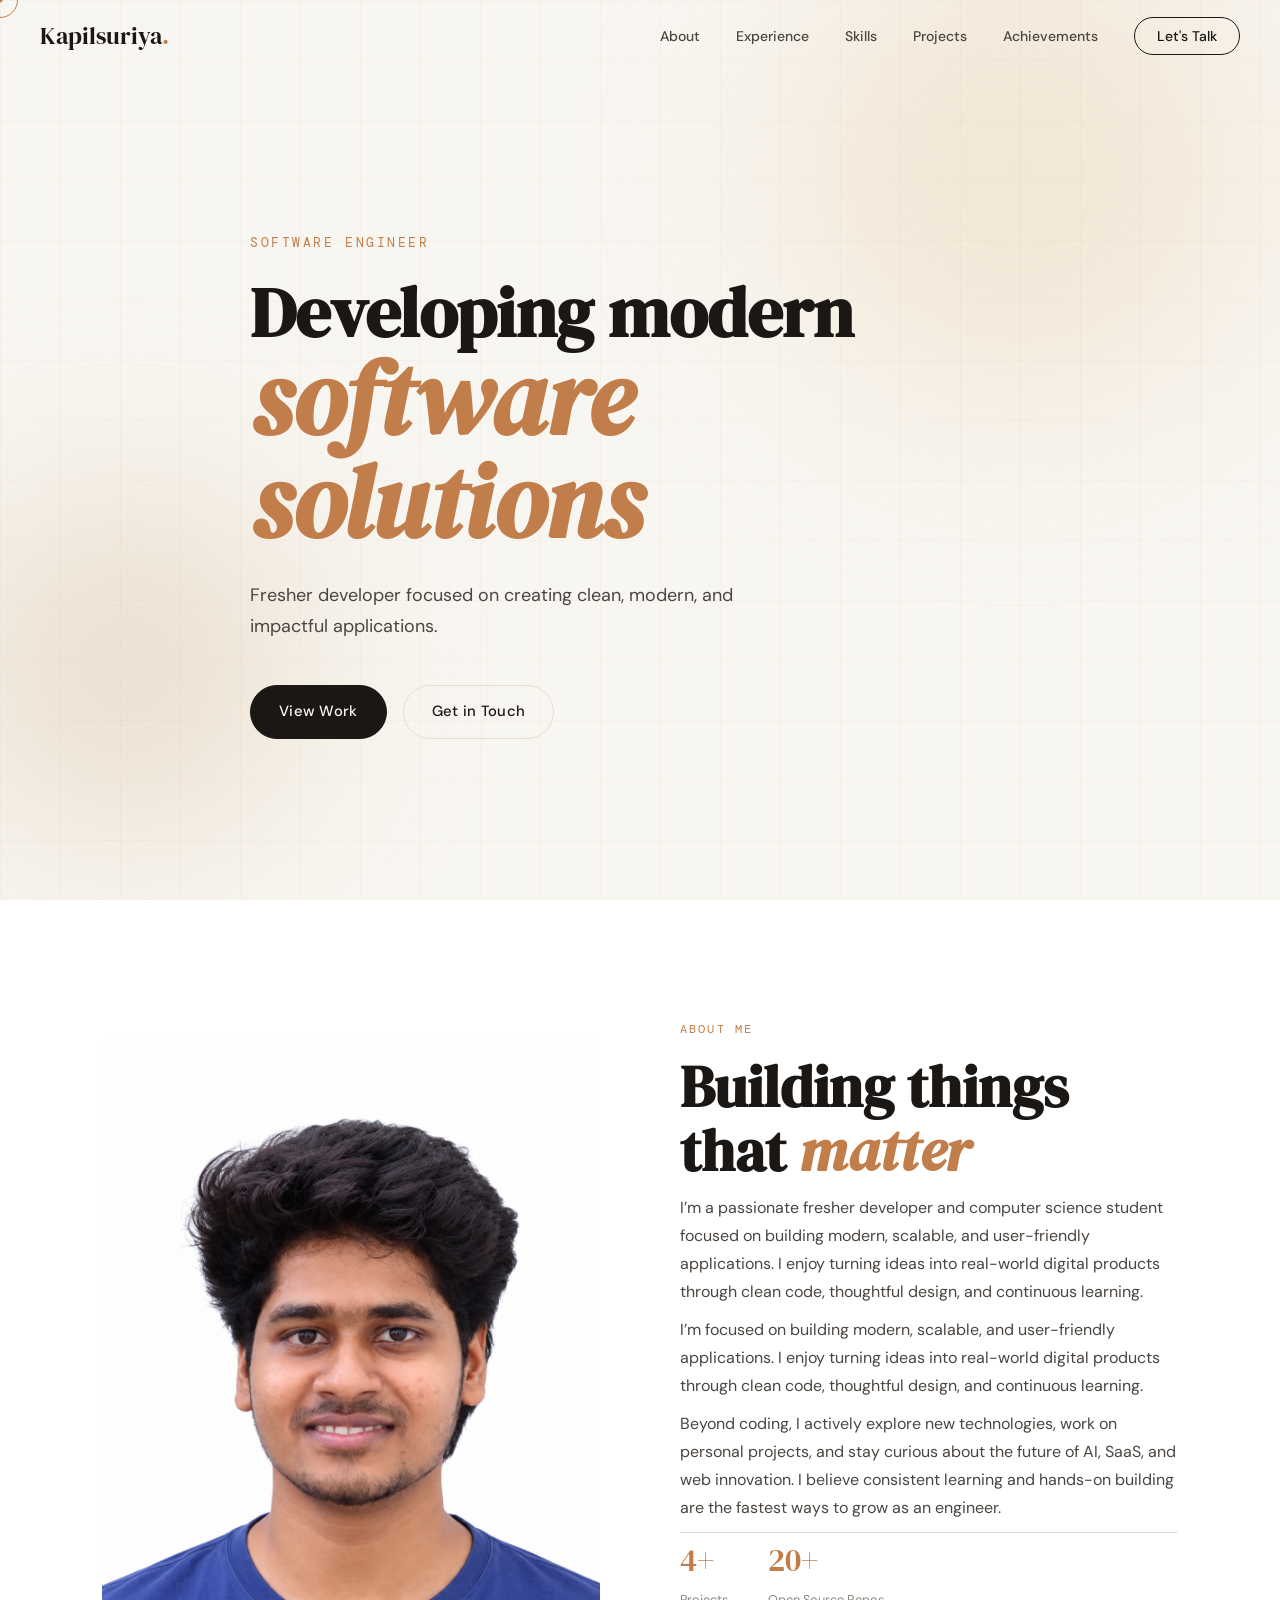
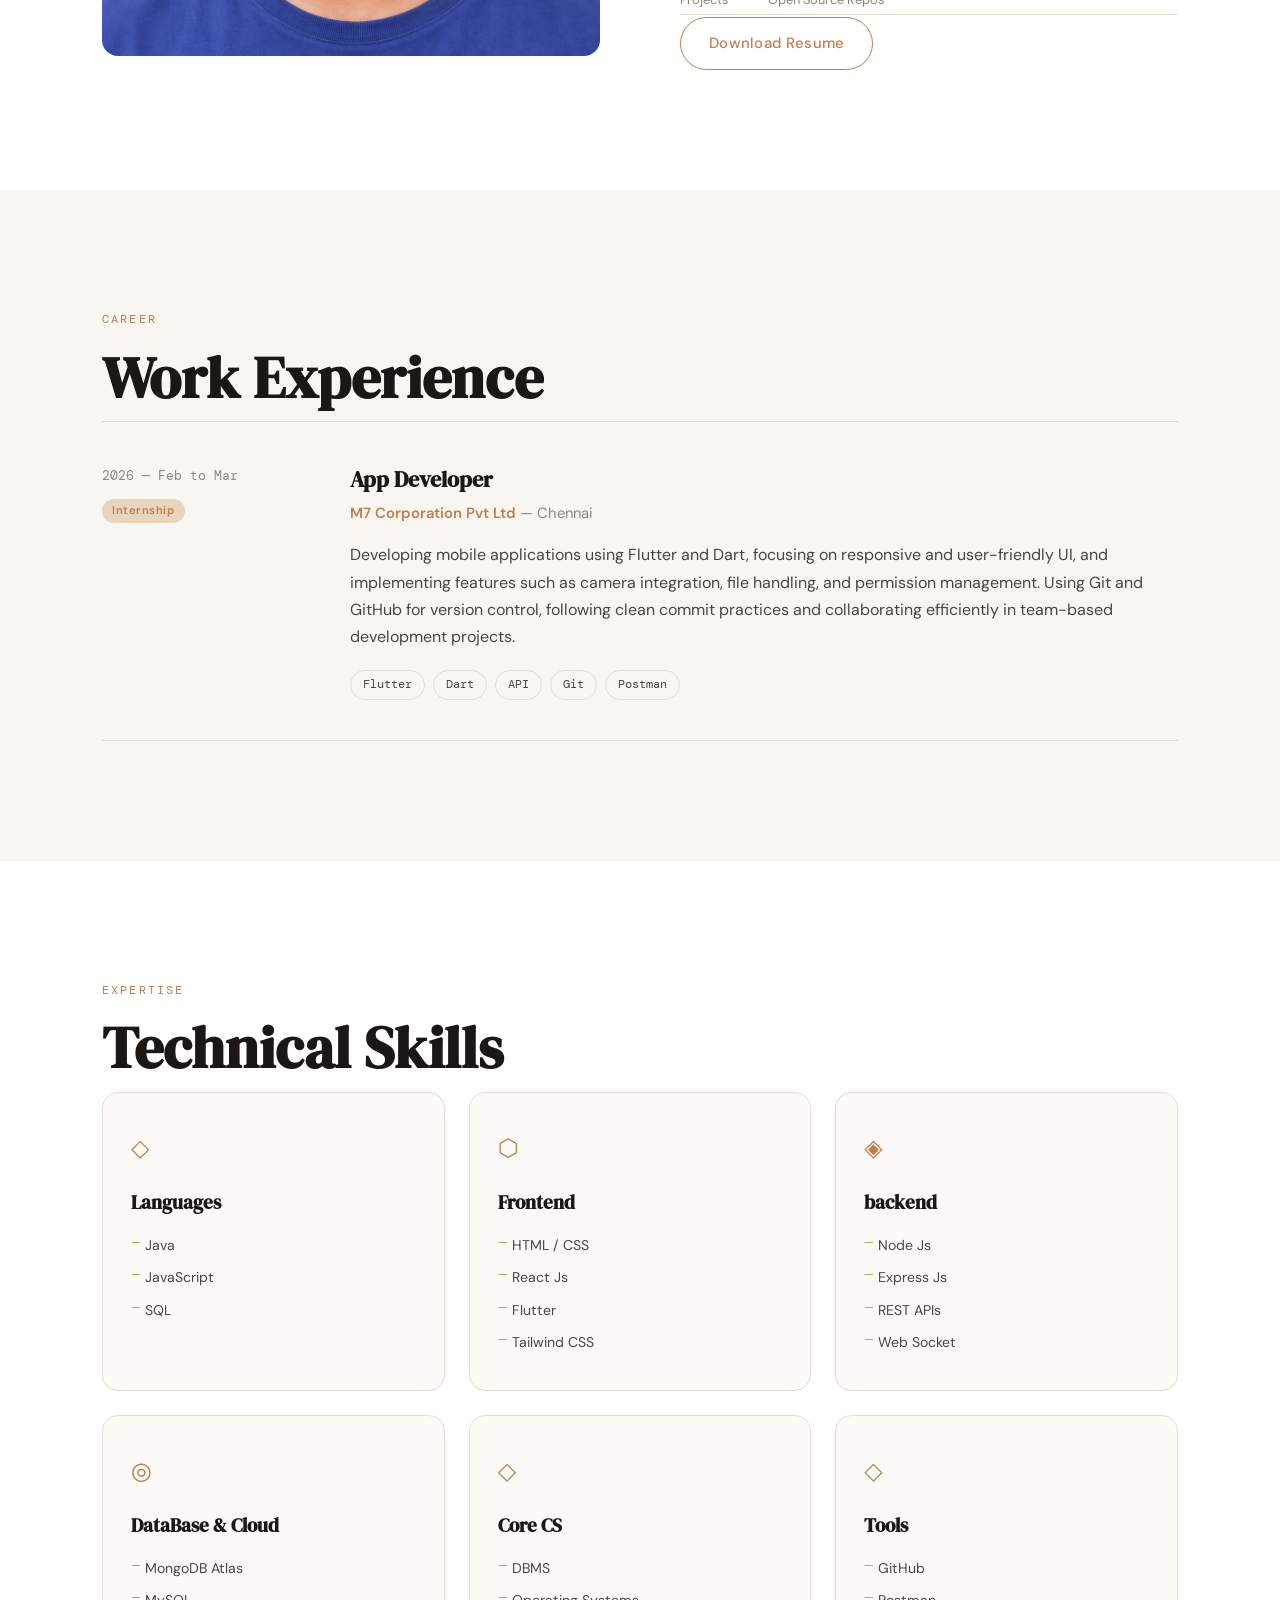
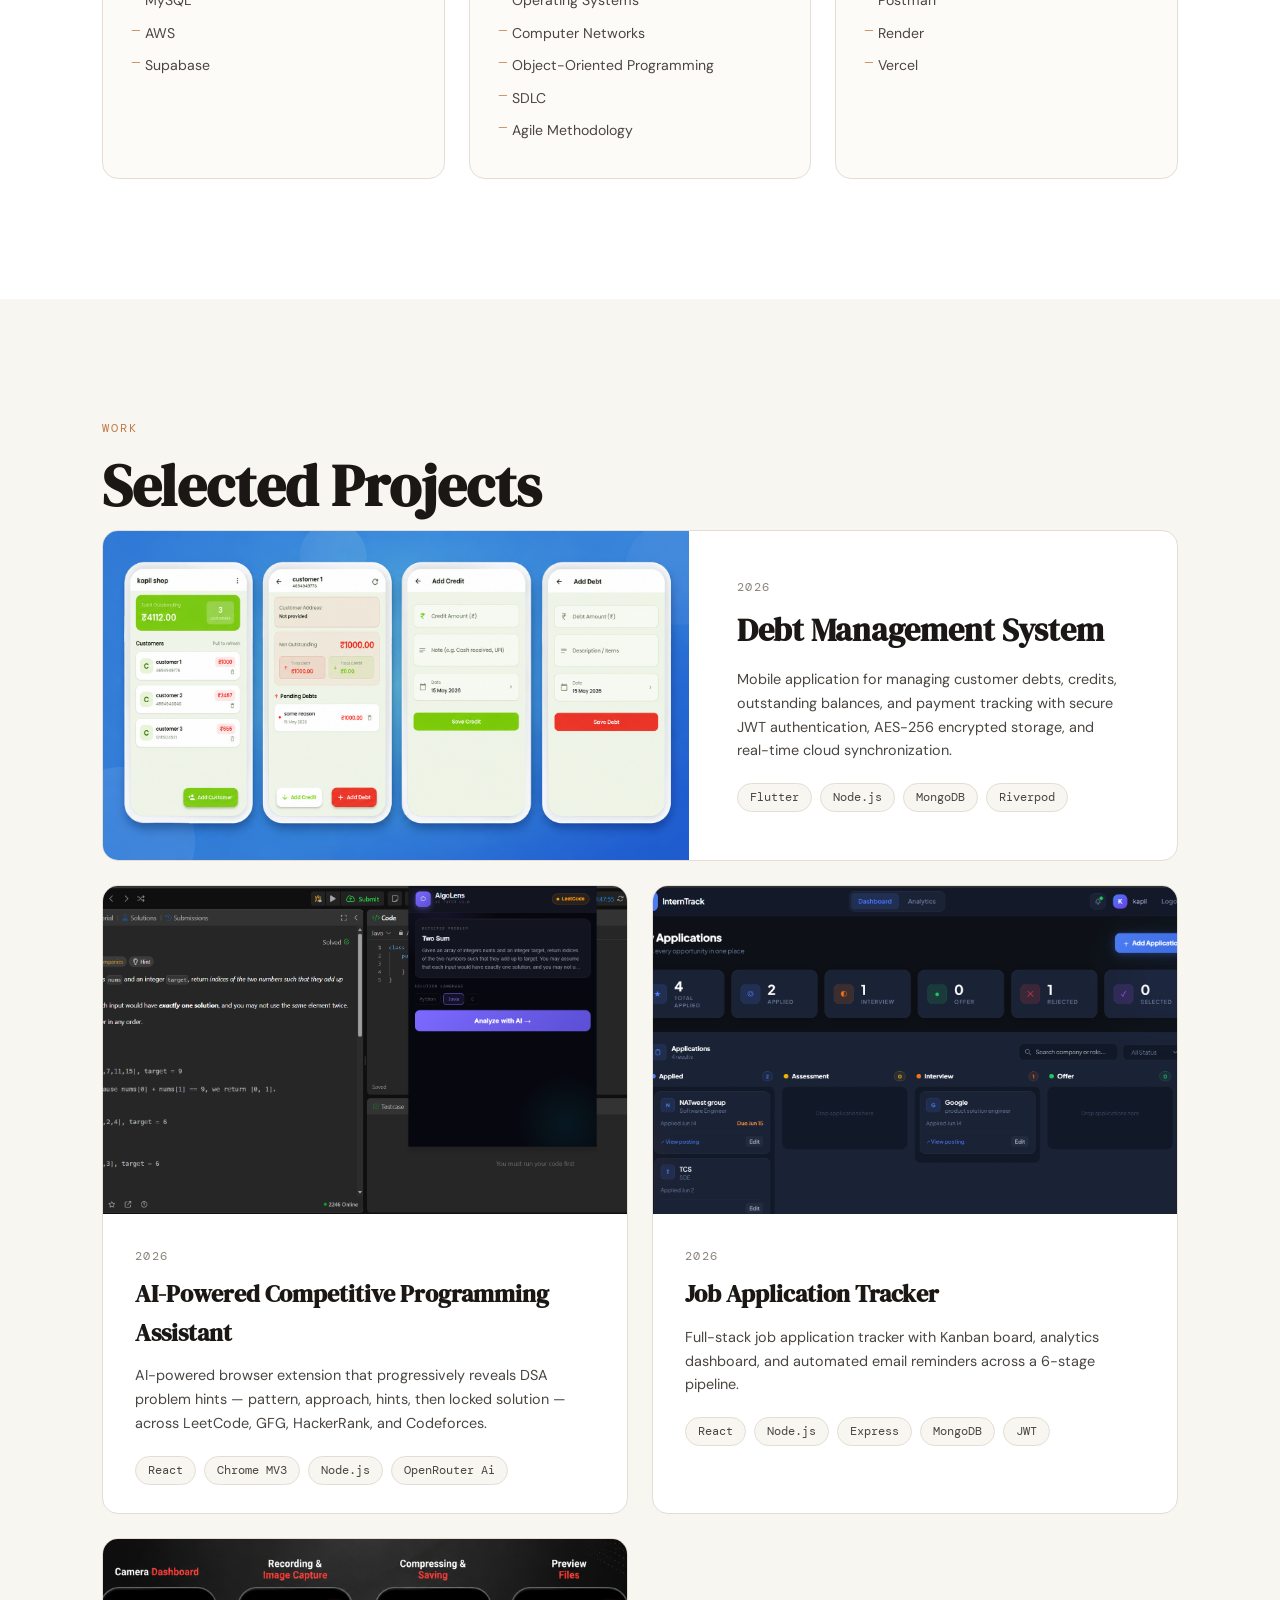
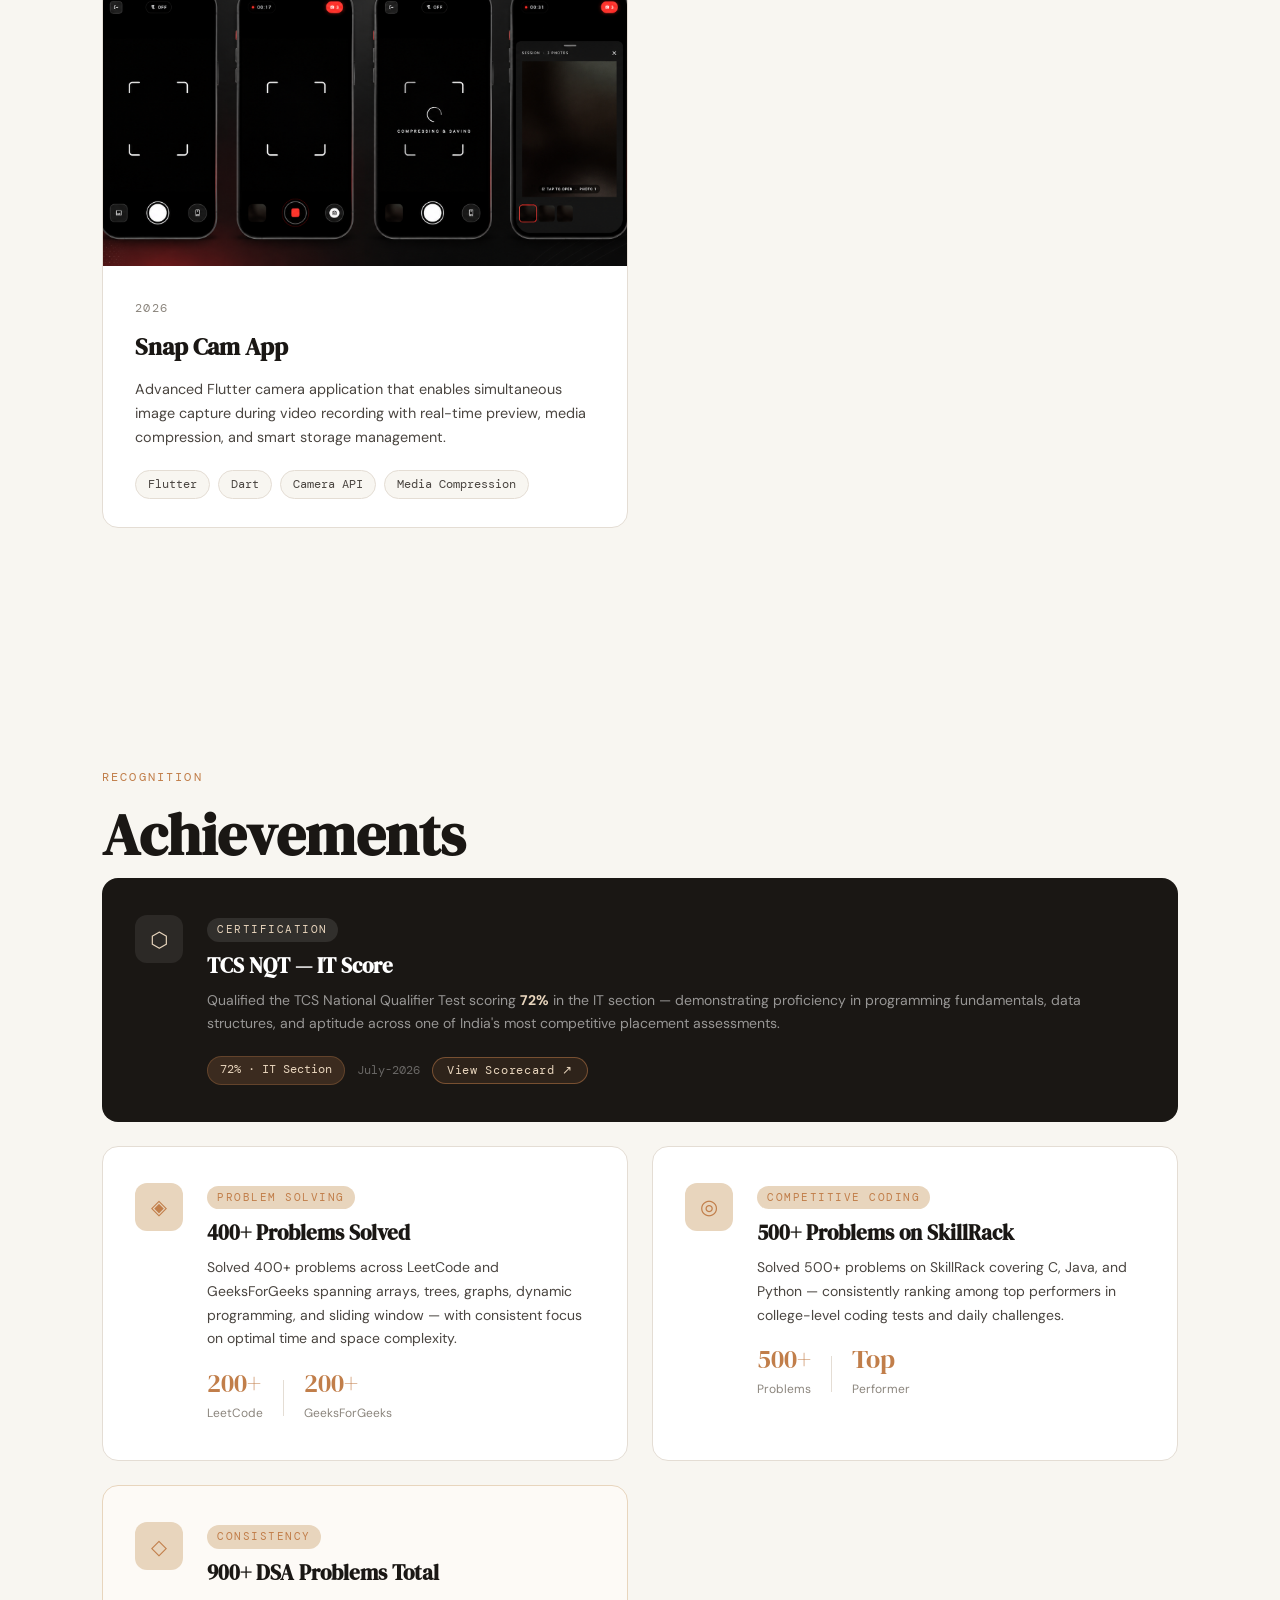
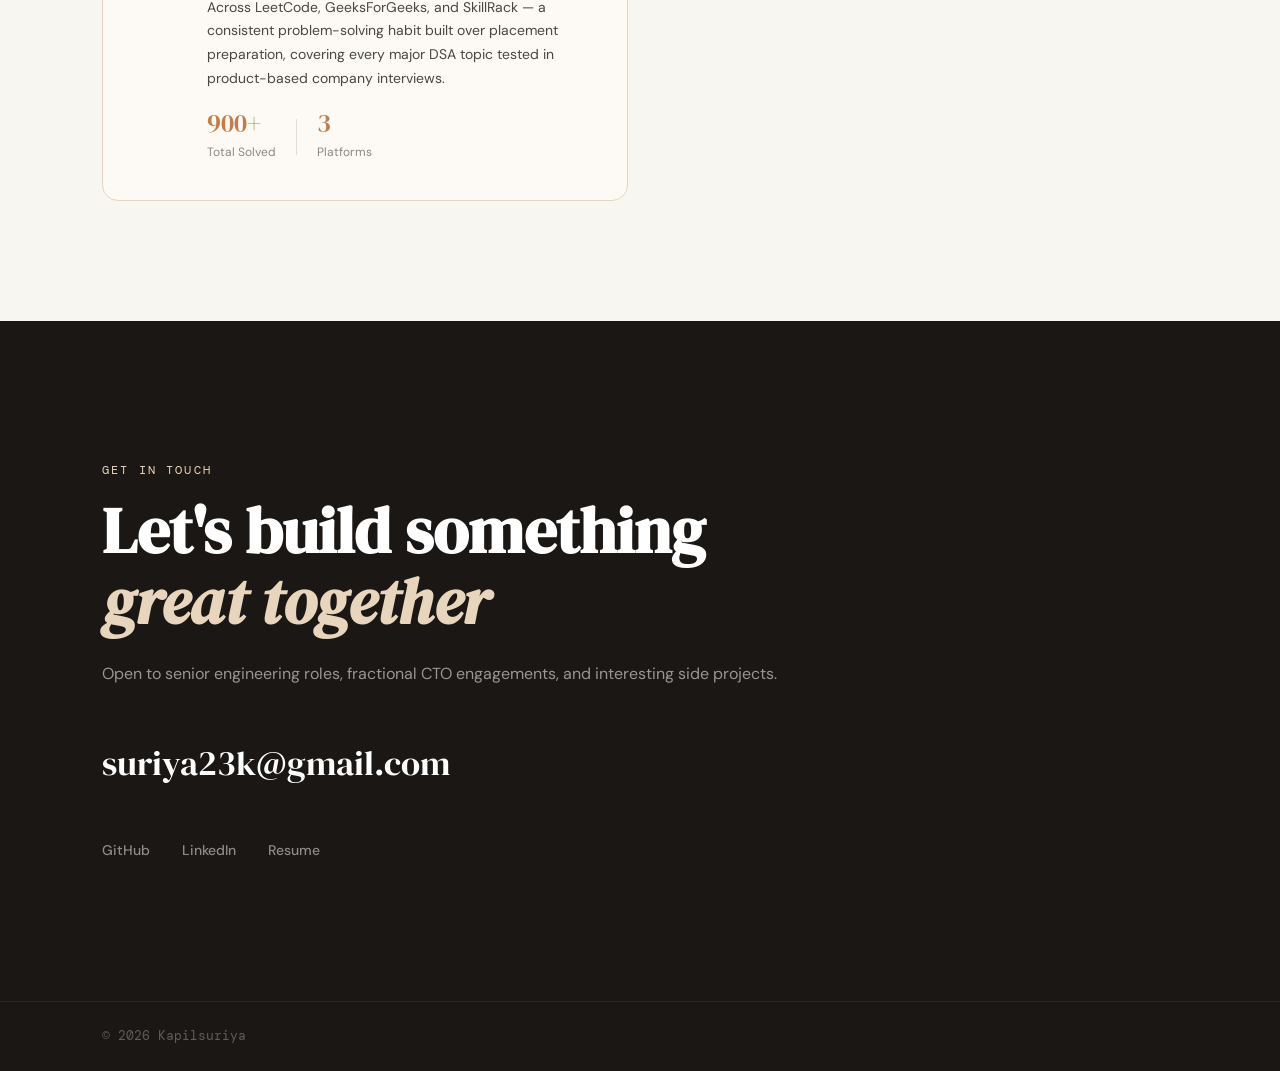
<file: index.html>
<!doctype html>
<html lang="en">
  <head>
    <meta charset="UTF-8" />
    <meta name="viewport" content="width=device-width, initial-scale=1.0" />
    <title>Kapilsuriya — Software Engineer</title>
    <link rel="stylesheet" href="css/style.css" />
    <link rel="preconnect" href="https://fonts.googleapis.com" />
    <link rel="preconnect" href="https://fonts.gstatic.com" crossorigin />
    <link
      href="https://fonts.googleapis.com/css2?family=DM+Serif+Display:ital@0;1&family=DM+Sans:wght@300;400;500;600&family=DM+Mono:wght@400;500&display=swap"
      rel="stylesheet"
    />
  </head>
  <body>
    <div class="cursor" id="cursor"></div>
    <div class="cursor-dot" id="cursorDot"></div>

    <!-- ░░ NAV ░░ -->
    <nav class="nav" id="nav">
      <a href="#hero" class="nav-logo">Kapilsuriya<span class="dot">.</span></a>
      <ul class="nav-links">
        <li><a href="#about">About</a></li>
        <li><a href="#experience">Experience</a></li>
        <li><a href="#skills">Skills</a></li>
        <li><a href="#projects">Projects</a></li>
        <li><a href="#achievements">Achievements</a></li>
        <li><a href="#contact" class="nav-cta">Let's Talk</a></li>
      </ul>
      <button class="nav-toggle" id="navToggle" aria-label="Menu">
        <span></span><span></span>
      </button>
    </nav>

    <!-- ░░ MOBILE MENU ░░ -->
    <div class="mobile-menu" id="mobileMenu">
      <ul>
        <li><a href="#about" class="mobile-link">About</a></li>
        <li><a href="#experience" class="mobile-link">Experience</a></li>
        <li><a href="#skills" class="mobile-link">Skills</a></li>
        <li><a href="#projects" class="mobile-link">Projects</a></li>
        <li><a href="#achievements" class="mobile-link">Achievements</a></li>
        <li><a href="#contact" class="mobile-link">Contact</a></li>
      </ul>
    </div>

    <!-- ░░ HERO ░░ -->
    <section class="hero" id="hero">
      <div class="hero-bg">
        <div class="orb orb-1"></div>
        <div class="orb orb-2"></div>
        <div class="grid-overlay"></div>
      </div>
      <div class="hero-content">
        <p class="hero-eyebrow reveal">Software Engineer</p>
        <h1 class="hero-title reveal">
          Developing modern<br /><em>software solutions</em>
        </h1>
        <p class="hero-sub reveal">
          Fresher developer focused on creating clean, modern, and impactful
          applications.
        </p>
        <div class="hero-actions reveal">
          <a href="#projects" class="btn btn-primary">View Work</a>
          <a href="#contact" class="btn btn-ghost">Get in Touch</a>
        </div>
      </div>
    </section>

    <!-- ░░ ABOUT ░░ -->
    <section class="about section" id="about">
      <div class="container">
        <div class="about-grid">
          <div class="about-image-wrap reveal">
            <div class="about-image-frame">
              <img
                src="assets/potrait.png"
                alt="Alex Mercer"
                class="about-image"
              />
            </div>
            <!-- <div class="about-badge">
            <span class="badge-number">5+</span>
            <span class="badge-label">Years of<br/>Experience</span>
          </div> -->
          </div>
          <div class="about-text">
            <p class="section-label reveal">About Me</p>
            <h2 class="section-title reveal">
              Building things<br />that <em>matter</em>
            </h2>
            <p class="about-body reveal">
              I’m a passionate fresher developer and computer science student
              focused on building modern, scalable, and user-friendly
              applications. I enjoy turning ideas into real-world digital
              products through clean code, thoughtful design, and continuous
              learning.
            </p>
            <p class="about-body reveal">
              I’m focused on building modern, scalable, and user-friendly
              applications. I enjoy turning ideas into real-world digital
              products through clean code, thoughtful design, and continuous
              learning.
            </p>
            <p class="about-body reveal">
              Beyond coding, I actively explore new technologies, work on
              personal projects, and stay curious about the future of AI, SaaS,
              and web innovation. I believe consistent learning and hands-on
              building are the fastest ways to grow as an engineer.
            </p>
            <div class="about-stats reveal">
              <div class="stat">
                <span class="stat-n">4+</span>
                <span class="stat-l">Projects</span>
              </div>
              <div class="stat">
                <span class="stat-n">20+</span>
                <span class="stat-l">Open Source Repos</span>
              </div>
            </div>
            <a
              href="/assets/resume_kapilsuriya_main.pdf"
              class="btn btn-outline reveal"
              target="_blank"
              rel="noopener noreferrer"
              >Download Resume</a
            >
          </div>
        </div>
      </div>
    </section>

    <!-- ░░ EXPERIENCE ░░ -->
    <section class="experience section" id="experience">
      <div class="container">
        <p class="section-label reveal">Career</p>
        <h2 class="section-title reveal">Work Experience</h2>
        <div class="timeline">
          <div class="timeline-item reveal">
            <div class="timeline-meta">
              <span class="timeline-date">2026 — Feb to Mar</span>
              <span class="timeline-tag">Internship</span>
            </div>
            <div class="timeline-body">
              <h3 class="timeline-role">App Developer</h3>
              <p class="timeline-company">
                M7 Corporation Pvt Ltd <span>— Chennai</span>
              </p>
              <p class="timeline-desc">
                Developing mobile applications using Flutter and Dart, focusing
                on responsive and user-friendly UI, and implementing features
                such as camera integration, file handling, and permission
                management. Using Git and GitHub for version control, following
                clean commit practices and collaborating efficiently in
                team-based development projects.
              </p>
              <div class="timeline-tags">
                <span>Flutter</span><span>Dart</span><span>API</span
                ><span>Git</span><span>Postman</span>
              </div>
            </div>
          </div>
        </div>
      </div>
    </section>

    <!-- ░░ SKILLS ░░ -->
    <section class="skills section" id="skills">
      <div class="container">
        <p class="section-label reveal">Expertise</p>
        <h2 class="section-title reveal">Technical Skills</h2>
        <div class="skills-grid">
          <div class="skill-card reveal">
            <div class="skill-icon">◇</div>
            <h3>Languages</h3>
            <ul>
              <li>Java</li>
              <li>JavaScript</li>
              <li>SQL</li>
            </ul>
          </div>

          <div class="skill-card reveal">
            <div class="skill-icon">⬡</div>
            <h3>Frontend</h3>
            <ul>
              <li>HTML / CSS</li>
              <li>React Js</li>
              <li>Flutter</li>
              <li>Tailwind CSS</li>
            </ul>
          </div>

          <div class="skill-card reveal">
            <div class="skill-icon">◈</div>
            <h3>backend</h3>
            <ul>
              <li>Node Js</li>
              <li>Express Js</li>
              <li>REST APIs</li>
              <li>Web Socket</li>
            </ul>
          </div>

          <div class="skill-card reveal">
            <div class="skill-icon">◎</div>
            <h3>DataBase & Cloud</h3>
            <ul>
              <li>MongoDB Atlas</li>
              <li>MySQL</li>
              <li>AWS</li>
              <li>Supabase</li>
            </ul>
          </div>

          <div class="skill-card reveal">
            <div class="skill-icon">◇</div>
            <h3>Core CS</h3>
            <ul>
              <li>DBMS</li>
              <li>Operating Systems</li>
              <li>Computer Networks</li>
              <li>Object-Oriented Programming</li>
              <li>SDLC</li>
              <li>Agile Methodology</li>
            </ul>
          </div>

          <div class="skill-card reveal">
            <div class="skill-icon">◇</div>
            <h3>Tools</h3>
            <ul>
              <li>GitHub</li>
              <li>Postman</li>
              <li>Render</li>
              <li>Vercel</li>
            </ul>
          </div>
        </div>
      </div>
    </section>

    <!-- ░░ PROJECTS ░░ -->
    <section class="projects section" id="projects">
      <div class="container">
        <p class="section-label reveal">Work</p>
        <h2 class="section-title reveal">Selected Projects</h2>
        <div class="projects-grid">
          <!--project 1-->
          <article class="project-card project-card--featured reveal">
            <div class="project-img-wrap">
              <img
                src="/assets/Dept_app_ui.png"
                alt="Debt Management System"
                class="project-img"
              />
              <div class="project-overlay">
                <a href="project-debt-management.html" class="project-link"
                  >View Project ↗</a
                >
              </div>
            </div>
            <div class="project-info">
              <span class="project-year">2026</span>
              <h3 class="project-title">Debt Management System</h3>
              <p class="project-desc">
                Mobile application for managing customer debts, credits,
                outstanding balances, and payment tracking with secure JWT
                authentication, AES-256 encrypted storage, and real-time cloud
                synchronization.
              </p>
              <div class="project-tech">
                <span>Flutter</span>
                <span>Node.js</span>
                <span>MongoDB</span>
                <span>Riverpod</span>
              </div>
            </div>
          </article>

          <!--project 2-->
          <article class="project-card reveal">
            <div class="project-img-wrap">
              <img
                src="assets/Algolens Ui.png"
                alt="AlgoLens"
                class="project-img"
              />
              <div class="project-overlay">
                <a href="project-algolens.html" class="project-link"
                  >View Project ↗</a
                >
              </div>
            </div>
            <div class="project-info">
              <span class="project-year">2026</span>
              <h3 class="project-title">AI-Powered Competitive Programming Assistant</h3>
              <p class="project-desc">
                AI-powered browser extension that progressively reveals DSA
                problem hints — pattern, approach, hints, then locked solution —
                across LeetCode, GFG, HackerRank, and Codeforces.
              </p>
              <div class="project-tech">
                <span>React</span><span>Chrome MV3</span
                ><span>Node.js</span><span>OpenRouter Ai</span>
              </div>
            </div>
          </article>
          

          <!--project 3-->
          <article class="project-card reveal">
            <div class="project-img-wrap">
              <img
                src="assets/Intern tracker Ui.png"
                alt="InternTrack"
                class="project-img"
              />
              <div class="project-overlay">
                <a href="Intern_Tracker.html" class="project-link"
                  >View Project ↗</a
                >
              </div>
            </div>
            <div class="project-info">
              <span class="project-year">2026</span>
              <h3 class="project-title">Job Application Tracker</h3>
              <p class="project-desc">
                Full-stack job application tracker with Kanban board, analytics
                dashboard, and automated email reminders across a 6-stage
                pipeline.
              </p>
              <div class="project-tech">
                <span>React</span><span>Node.js</span><span>Express</span
                ><span>MongoDB</span><span>JWT</span>
              </div>
            </div>
          </article>

          <!--project 4-->
          <article class="project-card reveal">
            <div class="project-img-wrap">
              <img
                src="/assets/snap_cam_ui.png"
                alt="Snap Cam App"
                class="project-img"
              />

              <div class="project-overlay">
                <a href="snap_cam_app.html" class="project-link">
                  View Project ↗
                </a>
              </div>
            </div>

            <div class="project-info">
              <span class="project-year">2026</span>

              <h3 class="project-title">Snap Cam App</h3>

              <p class="project-desc">
                Advanced Flutter camera application that enables simultaneous
                image capture during video recording with real-time preview,
                media compression, and smart storage management.
              </p>

              <div class="project-tech">
                <span>Flutter</span>
                <span>Dart</span>
                <span>Camera API</span>
                <span>Media Compression</span>
              </div>
            </div>
          </article>
        </div>
      </div>
    </section>

    <!-- ░░ ACHIEVEMENTS ░░ -->
<section class="achievements section" id="achievements">
  <div class="container">
    <p class="section-label reveal">Recognition</p>
    <h2 class="section-title reveal">Achievements</h2>

    <div class="ach-grid">

      <!-- TCS NQT -->
<div class="ach-card ach-card--featured reveal">
  <div class="ach-icon-wrap">
    <span class="ach-icon">⬡</span>
  </div>
  <div class="ach-body">
    <span class="ach-tag">Certification</span>
    <h3 class="ach-title">TCS NQT — IT Score</h3>
    <p class="ach-desc">Qualified the TCS National Qualifier Test scoring <strong style="color:var(--c-accent-2)">72%</strong> in the IT section — demonstrating proficiency in programming fundamentals, data structures, and aptitude across one of India's most competitive placement assessments.</p>
    <div class="ach-meta">
      <span class="ach-badge">72% · IT Section</span>
      <span class="ach-year">July-2026</span>
      <button class="ach-scorecard-btn" id="scorecardBtn">View Scorecard ↗</button>
    </div>
  </div>
</div>

<!-- Scorecard Modal -->
<div class="scorecard-backdrop" id="scorecardBackdrop">
  <div class="scorecard-modal">
    <div class="scorecard-header">
      <span>TCS NQT Scorecard</span>
      <button class="scorecard-close" id="scorecardClose">✕</button>
    </div>
    <div class="scorecard-body">
      <iframe src="assets/tcs-scorecard.pdf" class="scorecard-img" style="height:500px;border:none;"></iframe>
    </div>
    <div class="scorecard-footer">
      <a href="assets/tcs-scorecard.pdf" download class="scorecard-download">↓ Download</a>
    </div>
  </div>
</div>

      <!-- LeetCode -->
      <div class="ach-card reveal">
        <div class="ach-icon-wrap">
          <span class="ach-icon">◈</span>
        </div>
        <div class="ach-body">
          <span class="ach-tag">Problem Solving</span>
          <h3 class="ach-title">400+ Problems Solved</h3>
          <p class="ach-desc">Solved 400+ problems across LeetCode and GeeksForGeeks spanning arrays, trees, graphs, dynamic programming, and sliding window — with consistent focus on optimal time and space complexity.</p>
          <div class="ach-stat-row">
            <div class="ach-stat">
              <span class="ach-stat-n">200+</span>
              <span class="ach-stat-l">LeetCode</span>
            </div>
            <div class="ach-divider"></div>
            <div class="ach-stat">
              <span class="ach-stat-n">200+</span>
              <span class="ach-stat-l">GeeksForGeeks</span>
            </div>
          </div>
        </div>
      </div>

      <!-- SkillRack -->
      <div class="ach-card reveal">
        <div class="ach-icon-wrap">
          <span class="ach-icon">◎</span>
        </div>
        <div class="ach-body">
          <span class="ach-tag">Competitive Coding</span>
          <h3 class="ach-title">500+ Problems on SkillRack</h3>
          <p class="ach-desc">Solved 500+ problems on SkillRack covering C, Java, and Python — consistently ranking among top performers in college-level coding tests and daily challenges.</p>
          <div class="ach-stat-row">
            <div class="ach-stat">
              <span class="ach-stat-n">500+</span>
              <span class="ach-stat-l">Problems</span>
            </div>
            <div class="ach-divider"></div>
            <div class="ach-stat">
              <span class="ach-stat-n">Top</span>
              <span class="ach-stat-l">Performer</span>
            </div>
          </div>
        </div>
      </div>

      <!-- DSA streak / consistency card -->
      <div class="ach-card ach-card--accent reveal">
        <div class="ach-icon-wrap">
          <span class="ach-icon">◇</span>
        </div>
        <div class="ach-body">
          <span class="ach-tag">Consistency</span>
          <h3 class="ach-title">900+ DSA Problems Total</h3>
          <p class="ach-desc">Across LeetCode, GeeksForGeeks, and SkillRack — a consistent problem-solving habit built over placement preparation, covering every major DSA topic tested in product-based company interviews.</p>
          <div class="ach-stat-row">
            <div class="ach-stat">
              <span class="ach-stat-n">900+</span>
              <span class="ach-stat-l">Total Solved</span>
            </div>
            <div class="ach-divider"></div>
            <div class="ach-stat">
              <span class="ach-stat-n">3</span>
              <span class="ach-stat-l">Platforms</span>
            </div>
          </div>
        </div>
      </div>

    </div>
  </div>
</section>

    <!-- ░░ CONTACT ░░ -->
    <section class="contact section" id="contact">
      <div class="container">
        <div class="contact-inner">
          <p class="section-label reveal">Get in Touch</p>
          <h2 class="contact-title reveal">
            Let's build something<br /><em>great together</em>
          </h2>
          <p class="contact-sub reveal">
            Open to senior engineering roles, fractional CTO engagements, and
            interesting side projects.
          </p>
          <a href="mailto:alex@example.com" class="contact-email reveal"
            >suriya23k@gmail.com</a
          >
          <div class="contact-links reveal">
            <a
              href="https://github.com/kapilsuriya23"
              class="social-link"
              target="_blank"
              rel="noopener noreferrer"
              >GitHub</a
            >
            <a
              href="https://www.linkedin.com/in/kapilsuriya/"
              class="social-link"
              target="_blank"
              rel="noopener noreferrer"
              >LinkedIn</a
            >
            <a
              href="/assets/resume_kapilsuriya_main.pdf"
              class="social-link"
              target="_blank"
              rel="noopener noreferrer"
              >Resume</a
            >
          </div>
        </div>
      </div>
    </section>

    <!-- ░░ FOOTER ░░ -->
    <footer class="footer">
      <div class="container">
        <span>© 2026 Kapilsuriya</span>
      </div>
    </footer>

    <script src="js/main.js"></script>
  </body>
</html>
</file>
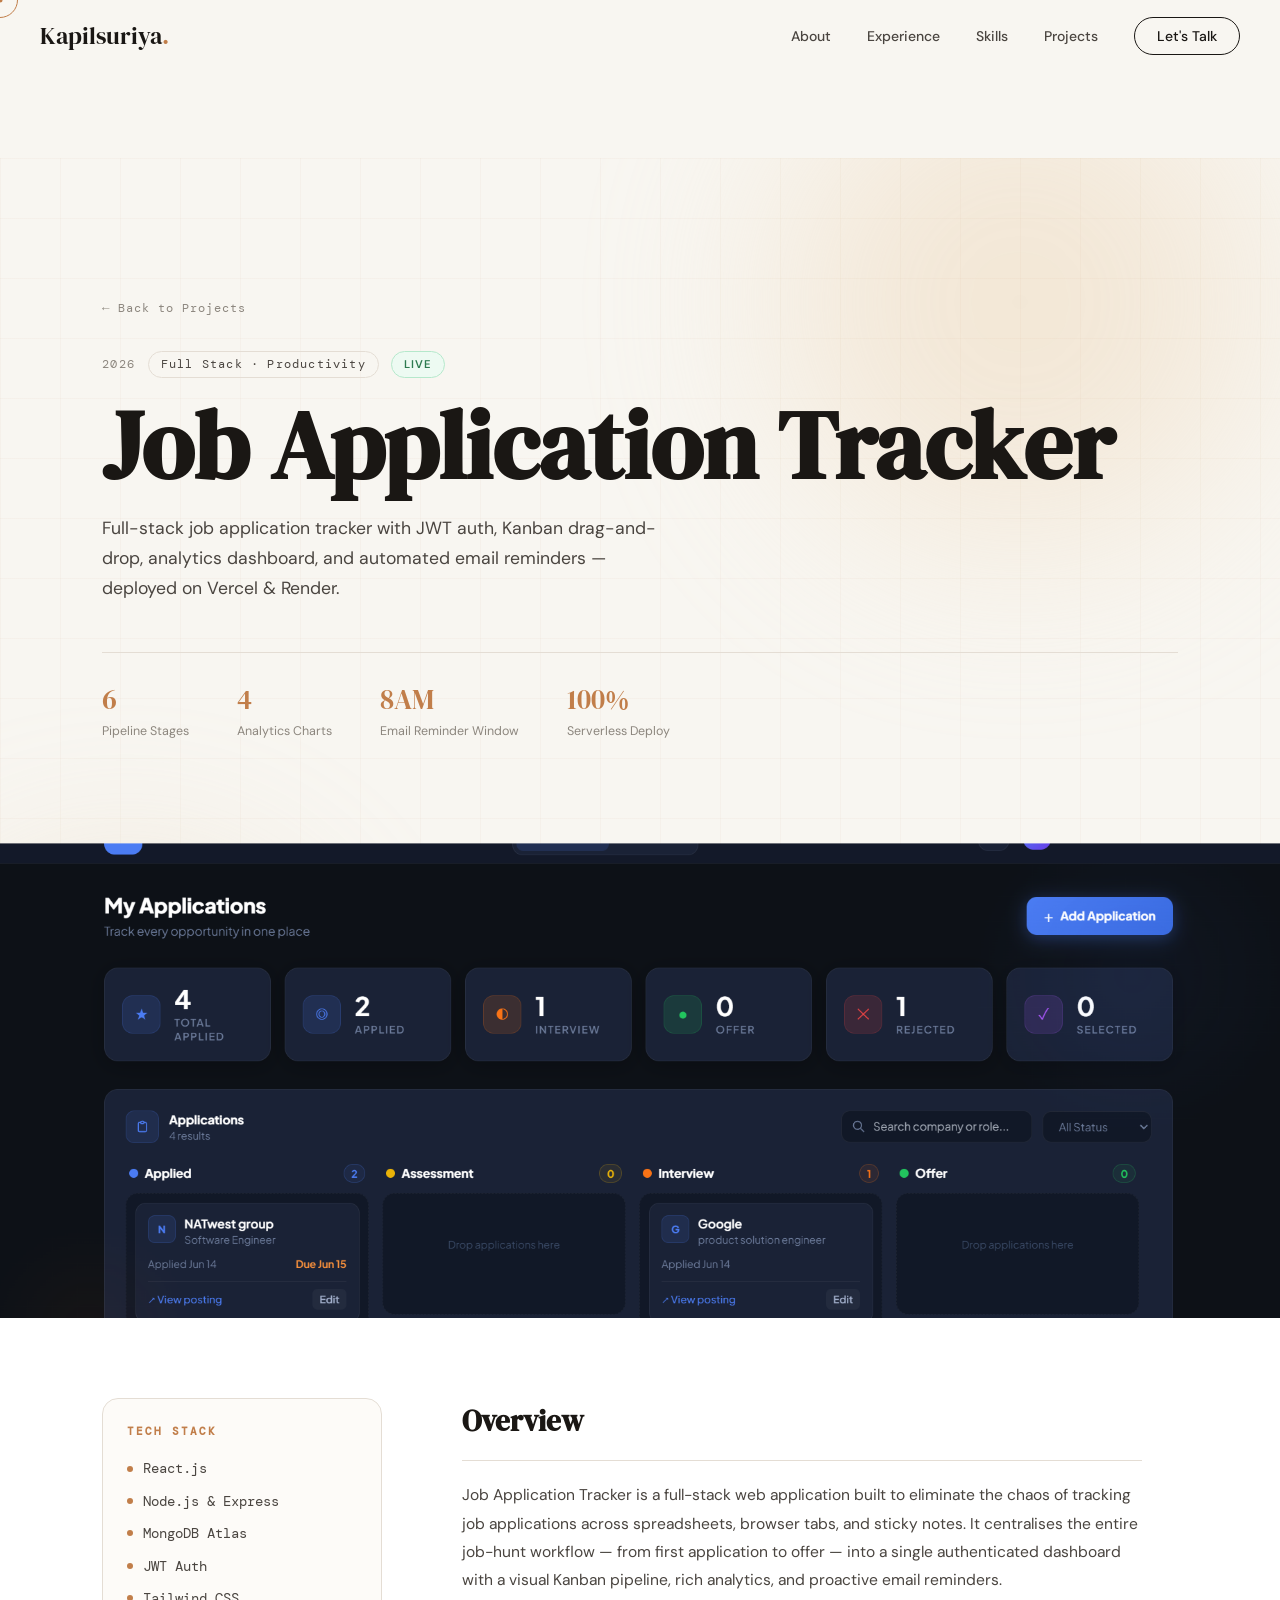
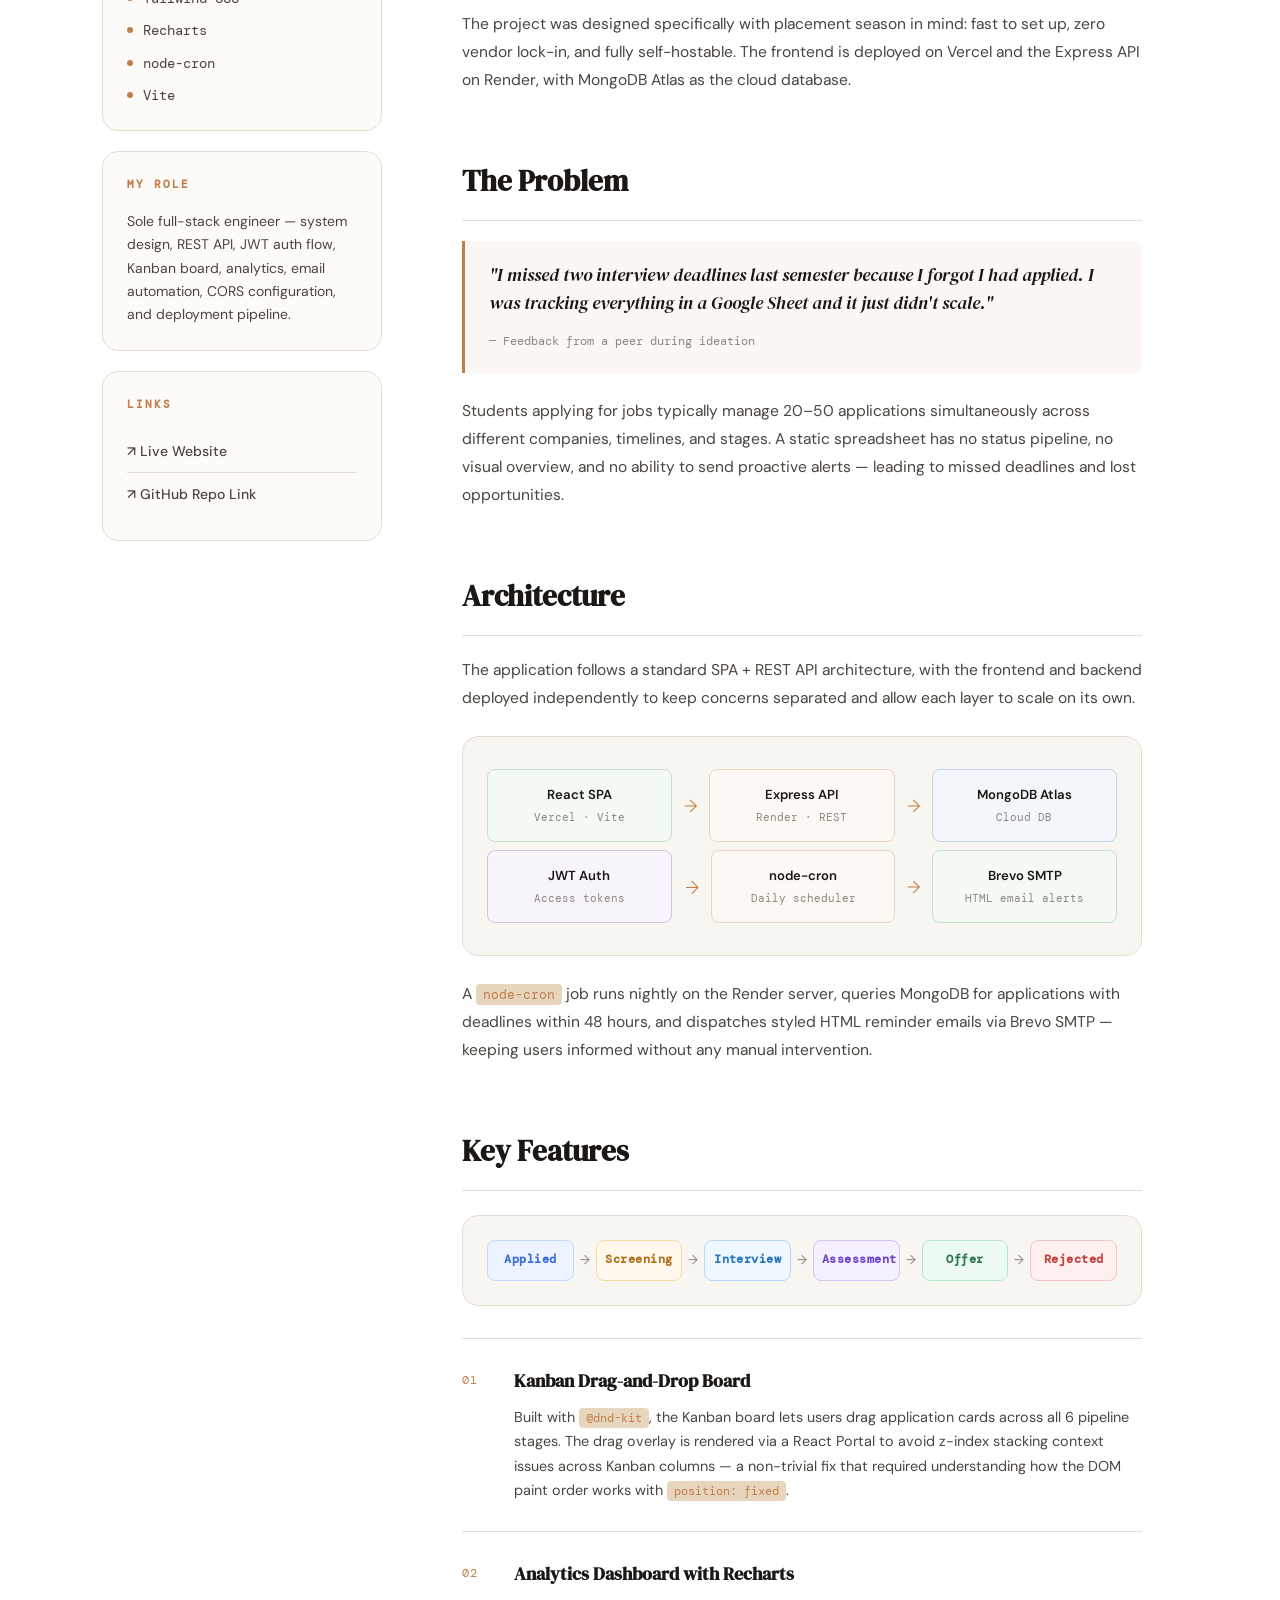
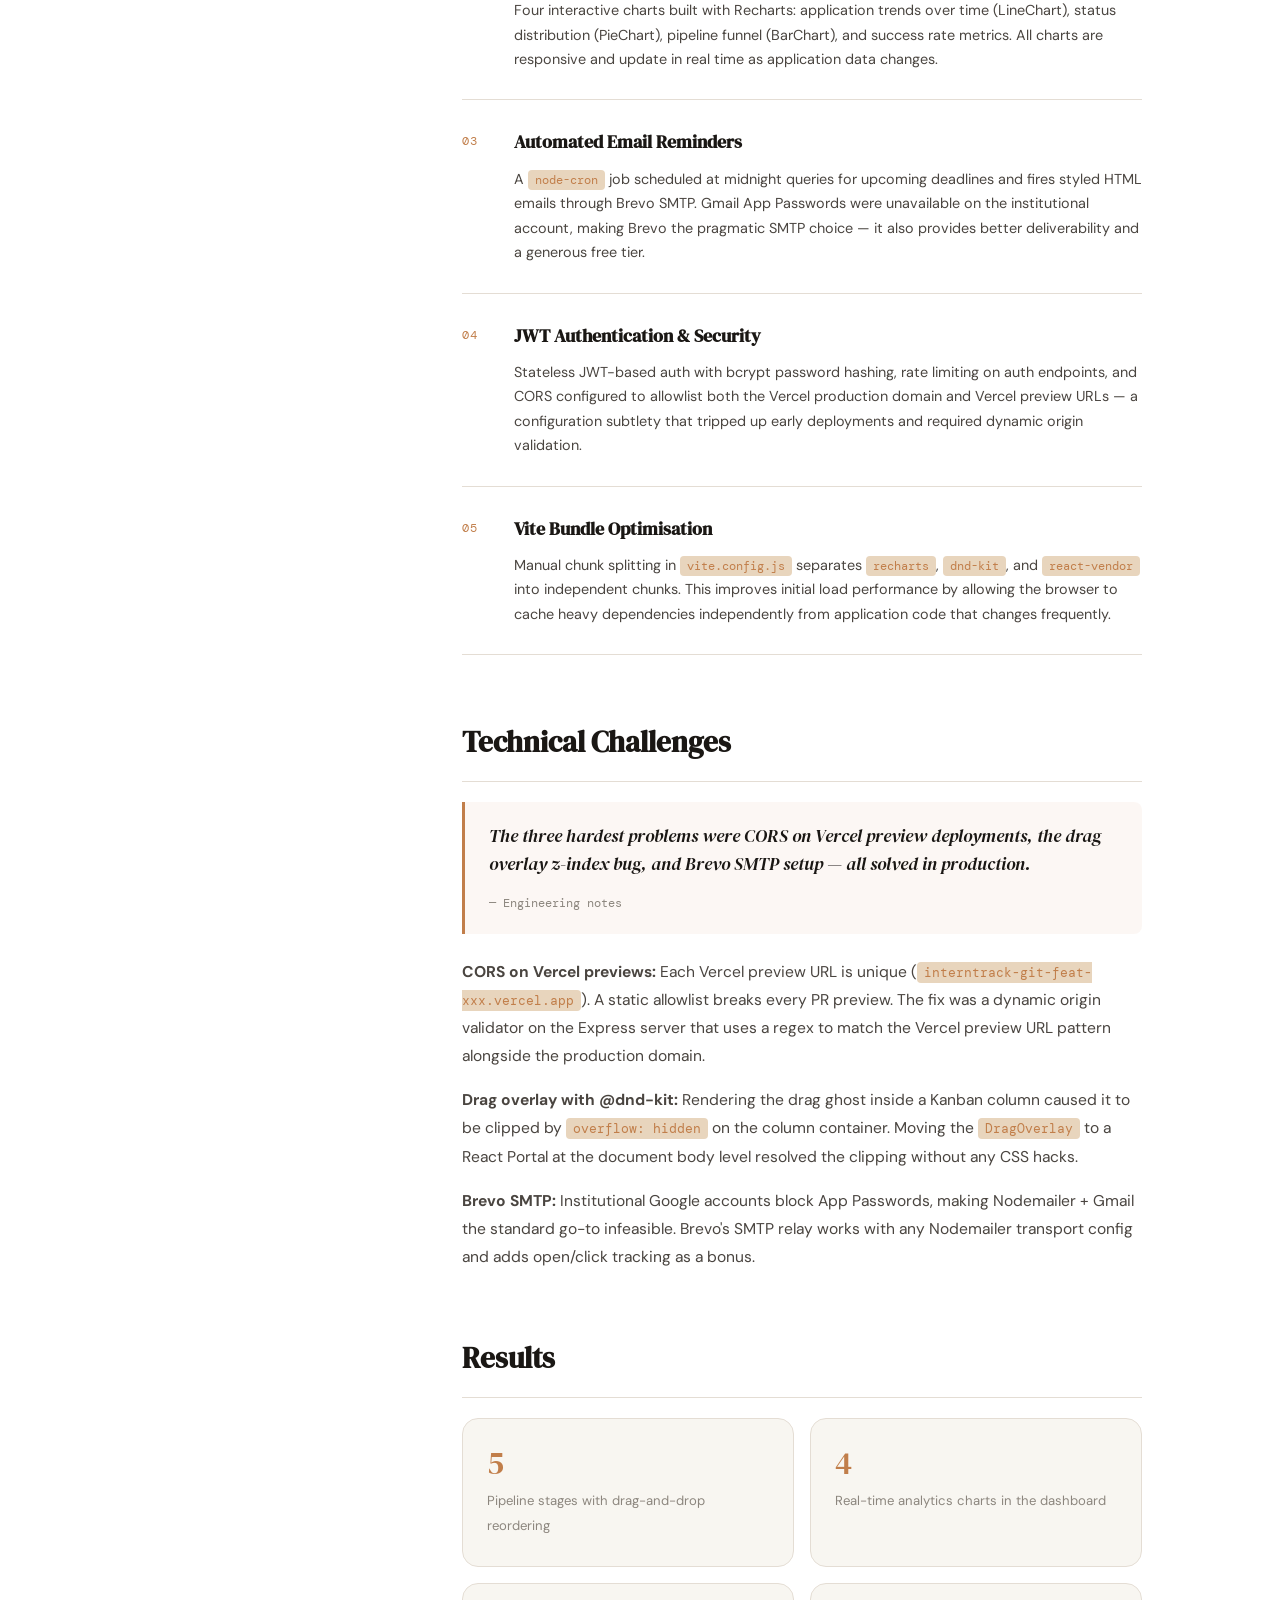
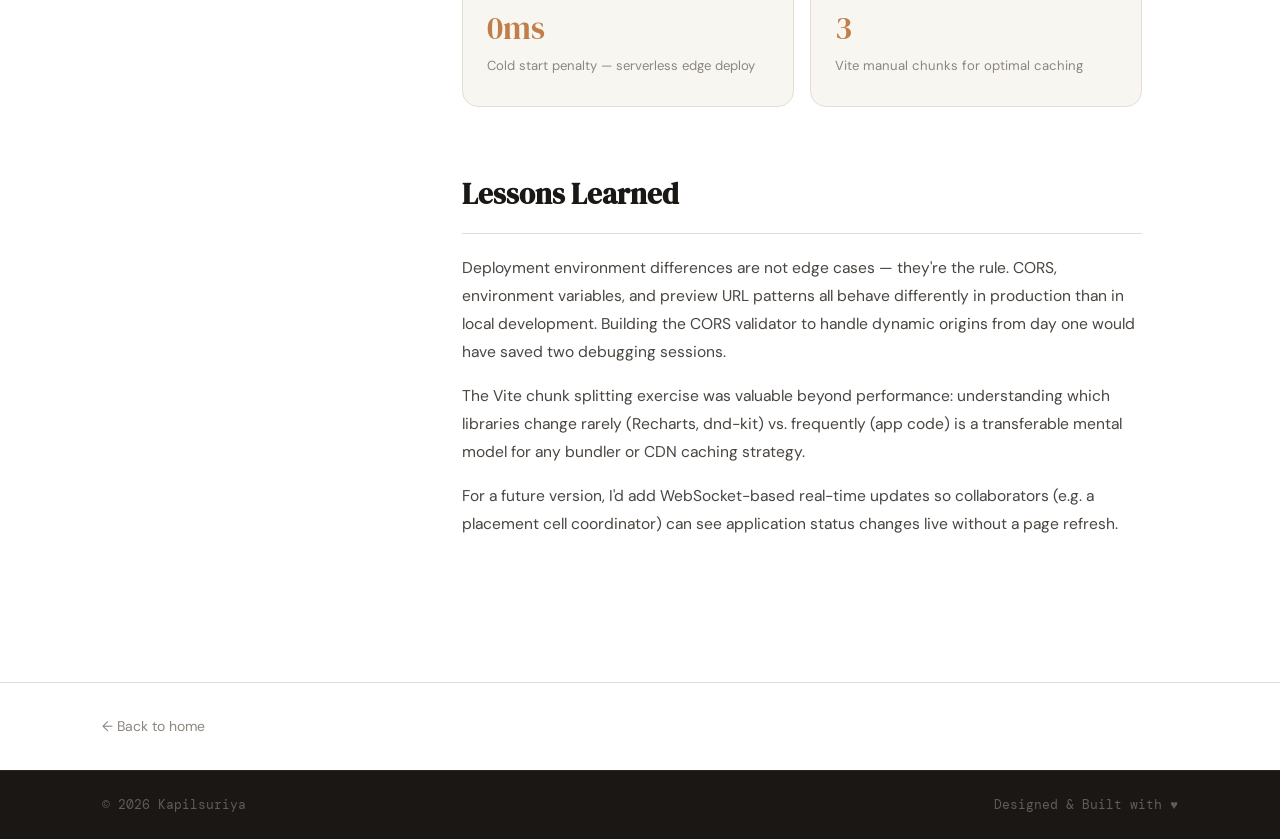
<file: Intern_Tracker.html>
<!DOCTYPE html>
<html lang="en">
<head>
  <meta charset="UTF-8" />
  <meta name="viewport" content="width=device-width, initial-scale=1.0" />
  <title>Job Application Tracker — kapilsuriya</title>
  <link rel="stylesheet" href="css/style.css" />
  <link rel="stylesheet" href="css/project.css" />
  <link rel="preconnect" href="https://fonts.googleapis.com" />
  <link rel="preconnect" href="https://fonts.gstatic.com" crossorigin />
  <link href="https://fonts.googleapis.com/css2?family=DM+Serif+Display:ital@0;1&family=DM+Sans:wght@300;400;500;600&family=DM+Mono:wght@400;500&display=swap" rel="stylesheet" />
</head>
<body>

  <div class="cursor" id="cursor"></div>
  <div class="cursor-dot" id="cursorDot"></div>
  <canvas id="trail"></canvas>

  <nav class="nav" id="nav">
    <a href="index.html" class="nav-logo">Kapilsuriya<span class="dot">.</span></a>
    <ul class="nav-links">
      <li><a href="index.html#about">About</a></li>
      <li><a href="index.html#experience">Experience</a></li>
      <li><a href="index.html#skills">Skills</a></li>
      <li><a href="index.html#projects">Projects</a></li>
      <li><a href="index.html#contact" class="nav-cta">Let's Talk</a></li>
    </ul>
    <button class="nav-toggle" id="navToggle" aria-label="Menu">
      <span></span><span></span>
    </button>
  </nav>

  <div class="mobile-menu" id="mobileMenu">
    <ul>
      <li><a href="index.html#about"      class="mobile-link">About</a></li>
      <li><a href="index.html#experience" class="mobile-link">Experience</a></li>
      <li><a href="index.html#skills"     class="mobile-link">Skills</a></li>
      <li><a href="index.html#projects"   class="mobile-link">Projects</a></li>
      <li><a href="index.html#contact"    class="mobile-link">Contact</a></li>
    </ul>
  </div>

  <!-- HERO -->
  <section class="pj-hero">
    <div class="pj-hero-bg">
      <div class="orb orb-1"></div>
      <div class="orb orb-2"></div>
      <div class="grid-overlay"></div>
    </div>
    <div class="container pj-hero-inner">
      <a href="index.html#projects" class="pj-back reveal">← Back to Projects</a>
      <div class="pj-hero-meta reveal">
        <span class="pj-year">2026</span>
        <span class="pj-category">Full Stack · Productivity</span>
        <span class="pj-status pj-status--live">Live</span>
      </div>
      <h1 class="pj-title reveal">Job Application Tracker</h1>
      <p class="pj-tagline reveal">Full-stack job application tracker with JWT auth, Kanban drag-and-drop, analytics dashboard, and automated email reminders — deployed on Vercel &amp; Render.</p>
      <div class="pj-hero-stats reveal">
        <div class="pj-stat"><span class="pj-stat-n">6</span><span class="pj-stat-l">Pipeline Stages</span></div>
        <div class="pj-stat"><span class="pj-stat-n">4</span><span class="pj-stat-l">Analytics Charts</span></div>
        <div class="pj-stat"><span class="pj-stat-n">8AM</span><span class="pj-stat-l">Email Reminder Window</span></div>
        <div class="pj-stat"><span class="pj-stat-n">100%</span><span class="pj-stat-l">Serverless Deploy</span></div>
      </div>
    </div>
    <div class="pj-hero-img-wrap reveal">
      <img src="assets/Intern tracker Ui.png" alt="Job Application Tracker dashboard" class="pj-hero-img" />
    </div>
  </section>

  <!-- BODY -->
  <main class="pj-main">
    <div class="container pj-layout">

      <!-- Sidebar -->
      <aside class="pj-sidebar">
        <div class="pj-sidebar-card reveal">
          <h4>Tech Stack</h4>
          <ul class="pj-tech-list">
            <li><span class="pj-tech-dot"></span>React.js</li>
            <li><span class="pj-tech-dot"></span>Node.js &amp; Express</li>
            <li><span class="pj-tech-dot"></span>MongoDB Atlas</li>
            <li><span class="pj-tech-dot"></span>JWT Auth</li>
            <li><span class="pj-tech-dot"></span>Tailwind CSS</li>
            <li><span class="pj-tech-dot"></span>Recharts</li>
            <li><span class="pj-tech-dot"></span>node-cron</li>
            <li><span class="pj-tech-dot"></span>Vite</li>
          </ul>
        </div>
        <div class="pj-sidebar-card reveal">
          <h4>My Role</h4>
          <p>Sole full-stack engineer — system design, REST API, JWT auth flow, Kanban board, analytics, email automation, CORS configuration, and deployment pipeline.</p>
        </div>
        <div class="pj-sidebar-card reveal">
          <h4>Links</h4>
          <a href="https://internship-tracker-seven-pied.vercel.app/" class="pj-ext-link">↗ Live Website</a>
          <a href="https://github.com/kapilsuriya23/internship-tracker.git" class="pj-ext-link">↗ GitHub Repo Link</a>
        </div>
      </aside>

      <!-- Content -->
      <article class="pj-content">

        <section class="pj-section reveal">
          <h2>Overview</h2>
          <p>Job Application Tracker is a full-stack web application built to eliminate the chaos of tracking job applications across spreadsheets, browser tabs, and sticky notes. It centralises the entire job-hunt workflow — from first application to offer — into a single authenticated dashboard with a visual Kanban pipeline, rich analytics, and proactive email reminders.</p>
          <p>The project was designed specifically with placement season in mind: fast to set up, zero vendor lock-in, and fully self-hostable. The frontend is deployed on Vercel and the Express API on Render, with MongoDB Atlas as the cloud database.</p>
        </section>

        <section class="pj-section reveal">
          <h2>The Problem</h2>
          <div class="pj-callout pj-callout--problem">
            <p>"I missed two interview deadlines last semester because I forgot I had applied. I was tracking everything in a Google Sheet and it just didn't scale."</p>
            <cite>— Feedback from a peer during ideation</cite>
          </div>
          <p>Students applying for jobs typically manage 20–50 applications simultaneously across different companies, timelines, and stages. A static spreadsheet has no status pipeline, no visual overview, and no ability to send proactive alerts — leading to missed deadlines and lost opportunities.</p>
        </section>

        <section class="pj-section reveal">
          <h2>Architecture</h2>
          <p>The application follows a standard SPA + REST API architecture, with the frontend and backend deployed independently to keep concerns separated and allow each layer to scale on its own.</p>
          <div class="pj-arch-diagram">
            <div class="pj-arch-row">
              <div class="pj-arch-node pj-arch-node--source">React SPA<small>Vercel · Vite</small></div>
              <div class="pj-arch-arrow">→</div>
              <div class="pj-arch-node pj-arch-node--stream">Express API<small>Render · REST</small></div>
              <div class="pj-arch-arrow">→</div>
              <div class="pj-arch-node pj-arch-node--process">MongoDB Atlas<small>Cloud DB</small></div>
            </div>
            <div class="pj-arch-row pj-arch-row--2">
              <div class="pj-arch-node pj-arch-node--store">JWT Auth<small>Access tokens</small></div>
              <div class="pj-arch-arrow pj-arch-arrow--up">↑</div>
              <div class="pj-arch-node pj-arch-node--cache">node-cron<small>Daily scheduler</small></div>
              <div class="pj-arch-arrow">→</div>
              <div class="pj-arch-node pj-arch-node--ui">Brevo SMTP<small>HTML email alerts</small></div>
            </div>
          </div>
          <p>A <code>node-cron</code> job runs nightly on the Render server, queries MongoDB for applications with deadlines within 48 hours, and dispatches styled HTML reminder emails via Brevo SMTP — keeping users informed without any manual intervention.</p>
        </section>

        <section class="pj-section reveal">
          <h2>Key Features</h2>

          <!-- Kanban pipeline visual -->
          <div class="it-pipeline">
            <div class="it-stage it-stage--1"><span>Applied</span></div>
            <div class="it-arrow">→</div>
            <div class="it-stage it-stage--2"><span>Screening</span></div>
            <div class="it-arrow">→</div>
            <div class="it-stage it-stage--3"><span>Interview</span></div>
            <div class="it-arrow">→</div>
            <div class="it-stage it-stage--4"><span>Assessment</span></div>
            <div class="it-arrow">→</div>
            <div class="it-stage it-stage--5"><span>Offer</span></div>
            <div class="it-arrow">→</div>
            <div class="it-stage it-stage--6"><span>Rejected</span></div>
          </div>

          <div class="pj-decisions">
            <div class="pj-decision">
              <span class="pj-decision-num">01</span>
              <div>
                <h4>Kanban Drag-and-Drop Board</h4>
                <p>Built with <code>@dnd-kit</code>, the Kanban board lets users drag application cards across all 6 pipeline stages. The drag overlay is rendered via a React Portal to avoid z-index stacking context issues across Kanban columns — a non-trivial fix that required understanding how the DOM paint order works with <code>position: fixed</code>.</p>
              </div>
            </div>
            <div class="pj-decision">
              <span class="pj-decision-num">02</span>
              <div>
                <h4>Analytics Dashboard with Recharts</h4>
                <p>Four interactive charts built with Recharts: application trends over time (LineChart), status distribution (PieChart), pipeline funnel (BarChart), and success rate metrics. All charts are responsive and update in real time as application data changes.</p>
              </div>
            </div>
            <div class="pj-decision">
              <span class="pj-decision-num">03</span>
              <div>
                <h4>Automated Email Reminders</h4>
                <p>A <code>node-cron</code> job scheduled at midnight queries for upcoming deadlines and fires styled HTML emails through Brevo SMTP. Gmail App Passwords were unavailable on the institutional account, making Brevo the pragmatic SMTP choice — it also provides better deliverability and a generous free tier.</p>
              </div>
            </div>
            <div class="pj-decision">
              <span class="pj-decision-num">04</span>
              <div>
                <h4>JWT Authentication &amp; Security</h4>
                <p>Stateless JWT-based auth with bcrypt password hashing, rate limiting on auth endpoints, and CORS configured to allowlist both the Vercel production domain and Vercel preview URLs — a configuration subtlety that tripped up early deployments and required dynamic origin validation.</p>
              </div>
            </div>
            <div class="pj-decision">
              <span class="pj-decision-num">05</span>
              <div>
                <h4>Vite Bundle Optimisation</h4>
                <p>Manual chunk splitting in <code>vite.config.js</code> separates <code>recharts</code>, <code>dnd-kit</code>, and <code>react-vendor</code> into independent chunks. This improves initial load performance by allowing the browser to cache heavy dependencies independently from application code that changes frequently.</p>
              </div>
            </div>
          </div>
        </section>

        <section class="pj-section reveal">
          <h2>Technical Challenges</h2>
          <div class="pj-callout pj-callout--problem">
            <p>The three hardest problems were CORS on Vercel preview deployments, the drag overlay z-index bug, and Brevo SMTP setup — all solved in production.</p>
            <cite>— Engineering notes</cite>
          </div>
          <p><strong>CORS on Vercel previews:</strong> Each Vercel preview URL is unique (<code>interntrack-git-feat-xxx.vercel.app</code>). A static allowlist breaks every PR preview. The fix was a dynamic origin validator on the Express server that uses a regex to match the Vercel preview URL pattern alongside the production domain.</p>
          <p><strong>Drag overlay with @dnd-kit:</strong> Rendering the drag ghost inside a Kanban column caused it to be clipped by <code>overflow: hidden</code> on the column container. Moving the <code>DragOverlay</code> to a React Portal at the document body level resolved the clipping without any CSS hacks.</p>
          <p><strong>Brevo SMTP:</strong> Institutional Google accounts block App Passwords, making Nodemailer + Gmail the standard go-to infeasible. Brevo's SMTP relay works with any Nodemailer transport config and adds open/click tracking as a bonus.</p>
        </section>

        <section class="pj-section reveal">
          <h2>Results</h2>
          <div class="pj-results-grid">
            <div class="pj-result-card">
              <span class="pj-result-n">6</span>
              <span class="pj-result-l">Pipeline stages with drag-and-drop reordering</span>
            </div>
            <div class="pj-result-card">
              <span class="pj-result-n">4</span>
              <span class="pj-result-l">Real-time analytics charts in the dashboard</span>
            </div>
            <div class="pj-result-card">
              <span class="pj-result-n">0ms</span>
              <span class="pj-result-l">Cold start penalty — serverless edge deploy</span>
            </div>
            <div class="pj-result-card">
              <span class="pj-result-n">3</span>
              <span class="pj-result-l">Vite manual chunks for optimal caching</span>
            </div>
          </div>
        </section>

        <section class="pj-section reveal">
          <h2>Lessons Learned</h2>
          <p>Deployment environment differences are not edge cases — they're the rule. CORS, environment variables, and preview URL patterns all behave differently in production than in local development. Building the CORS validator to handle dynamic origins from day one would have saved two debugging sessions.</p>
          <p>The Vite chunk splitting exercise was valuable beyond performance: understanding which libraries change rarely (Recharts, dnd-kit) vs. frequently (app code) is a transferable mental model for any bundler or CDN caching strategy.</p>
          <p>For a future version, I'd add WebSocket-based real-time updates so collaborators (e.g. a placement cell coordinator) can see application status changes live without a page refresh.</p>
        </section>

      </article>
    </div>

    <div class="pj-nav-strip">
      <div class="container pj-nav-inner">
        <a href="index.html" class="pj-nav-all">← Back to home</a>
        
      </div>
    </div>
  </main>

  <footer class="footer">
    <div class="container">
      <span>© 2026 Kapilsuriya</span>
      <span>Designed & Built with ♥</span>
    </div>
  </footer>

  <script src="js/main.js"></script>
  <script src="js/project.js"></script>
</body>
</html>
</file>
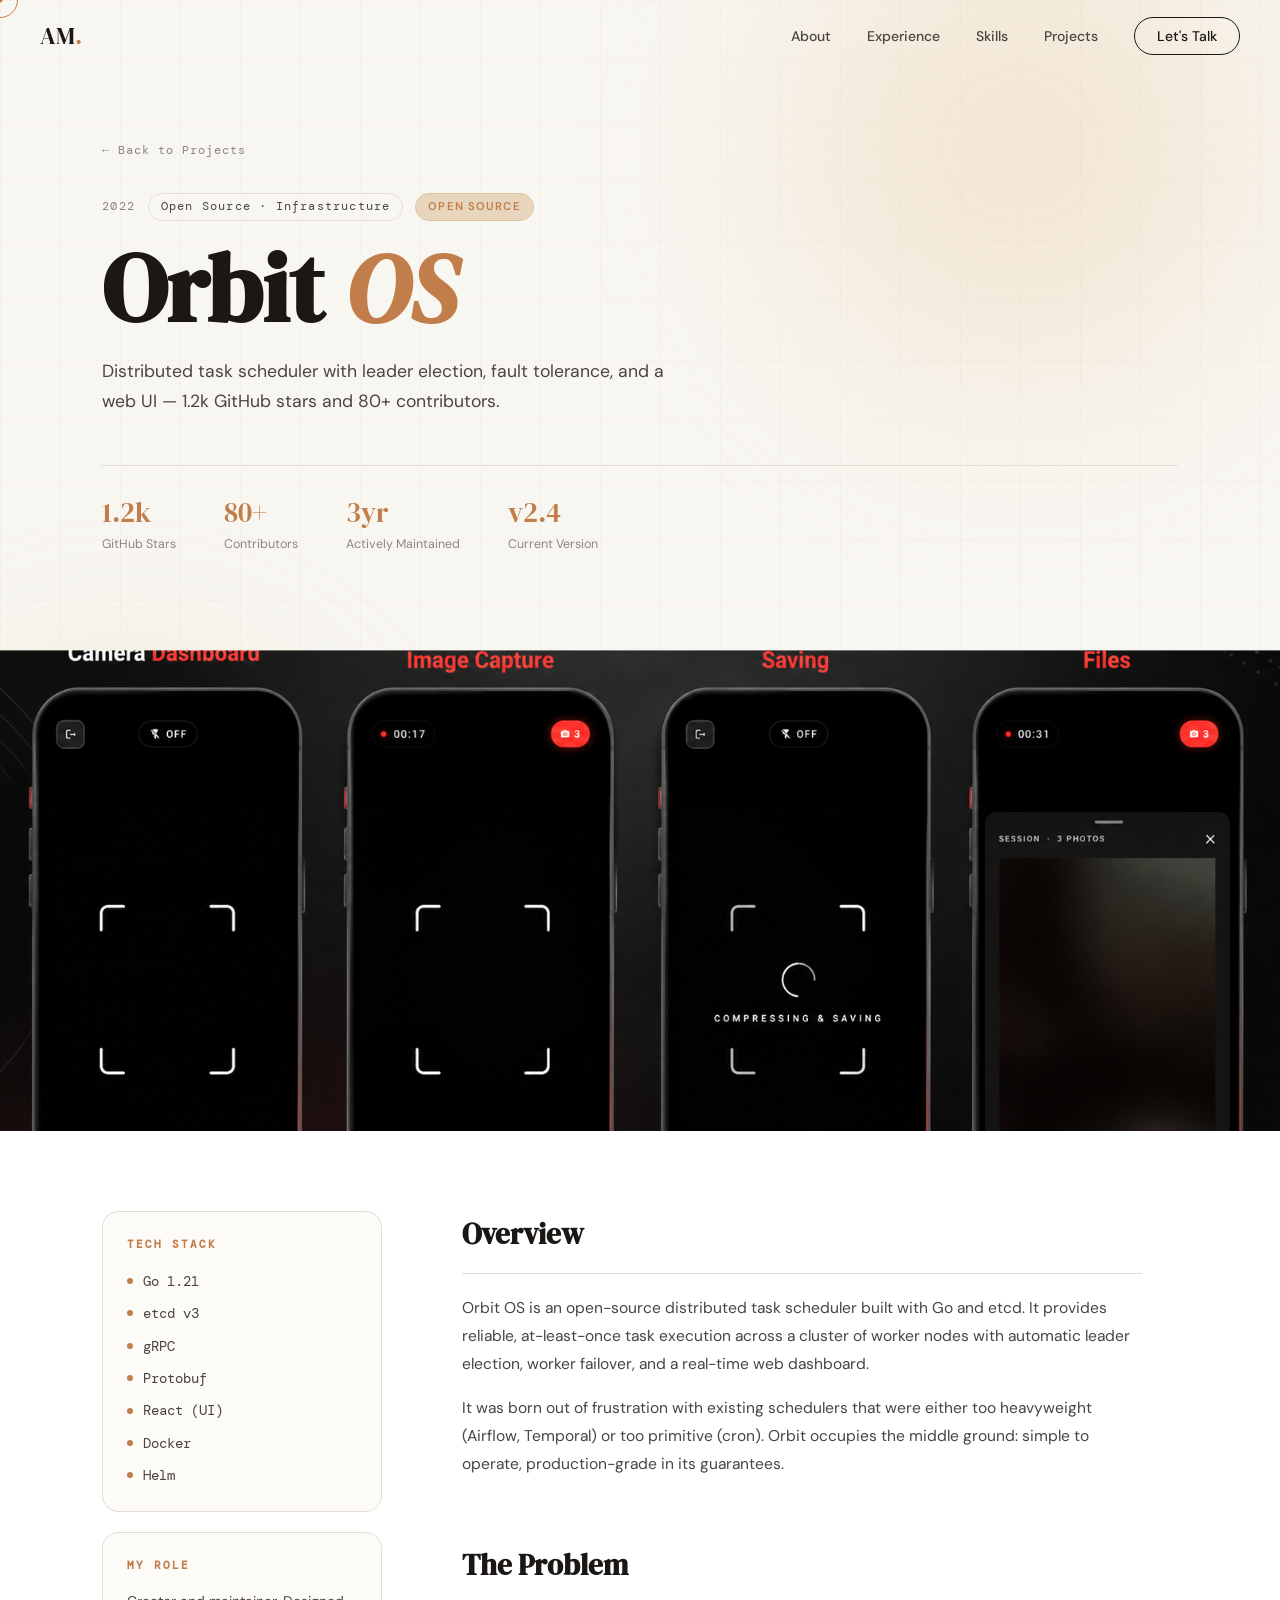
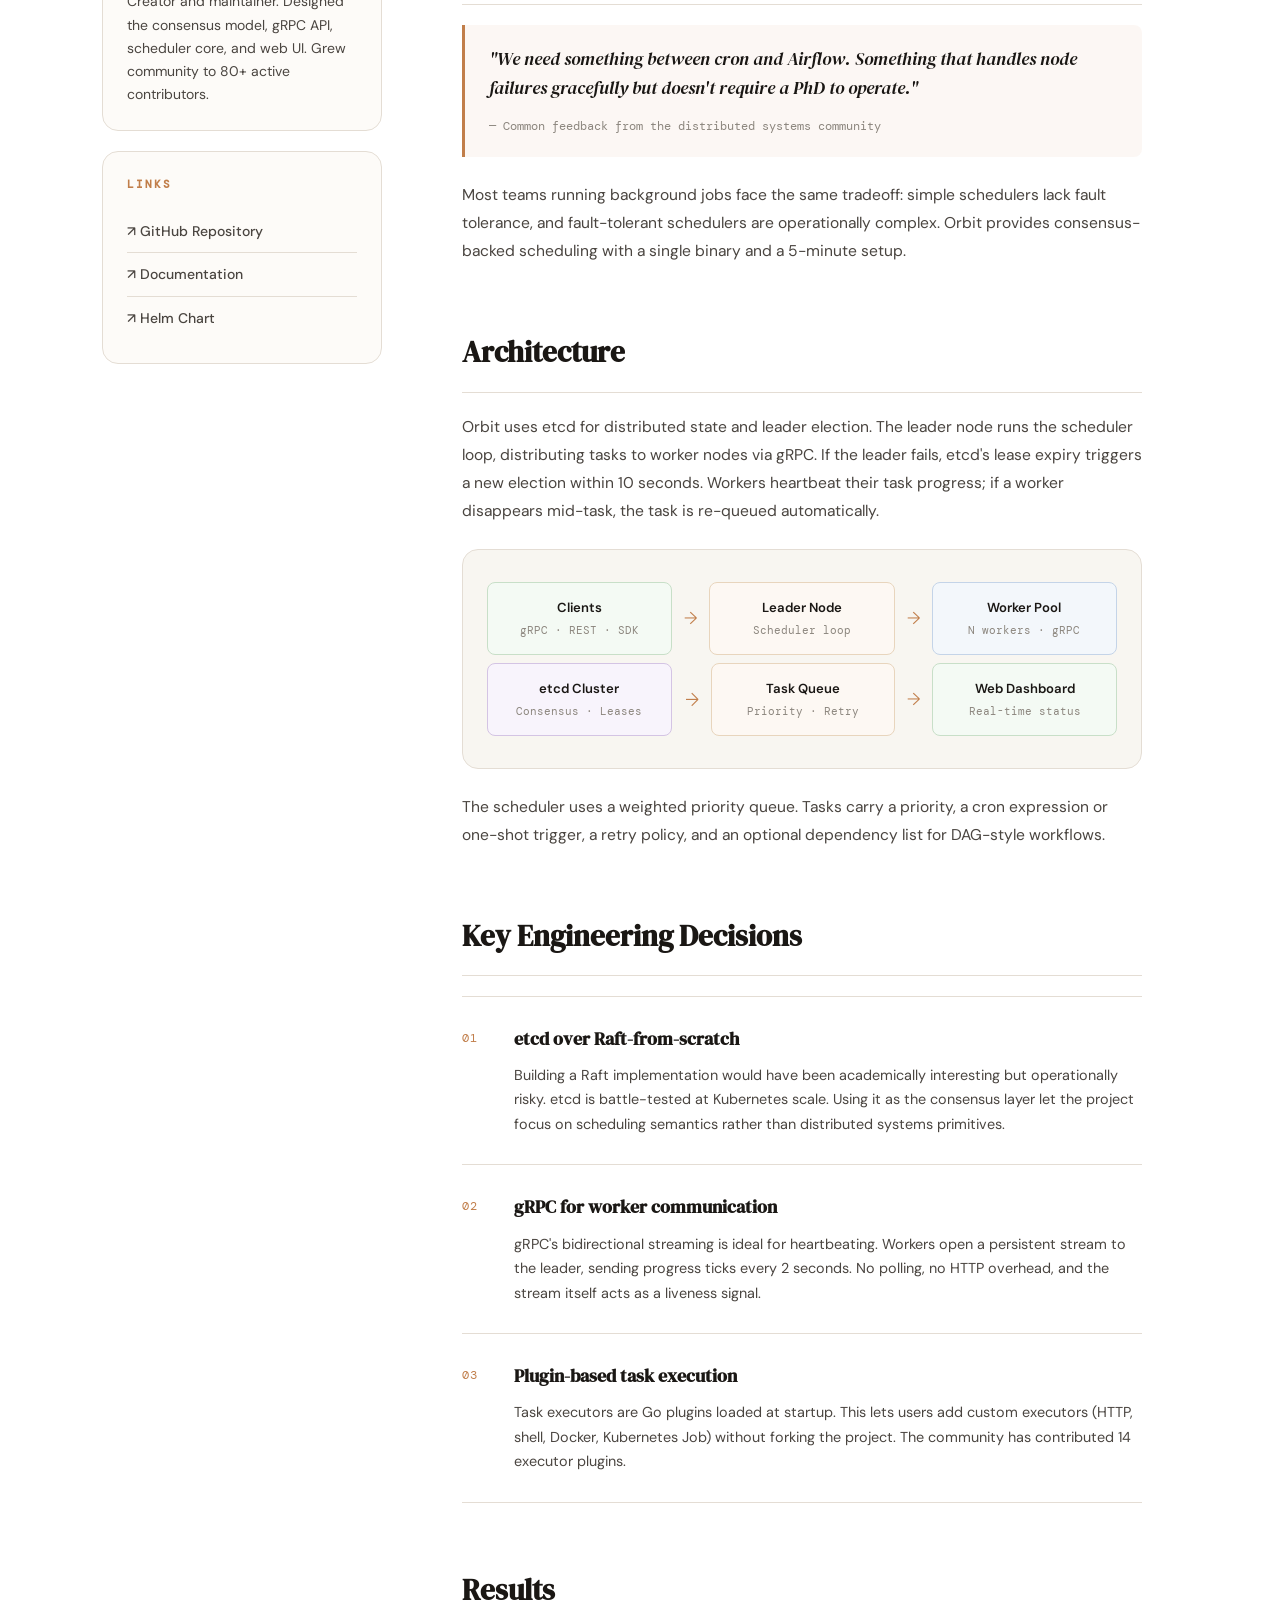
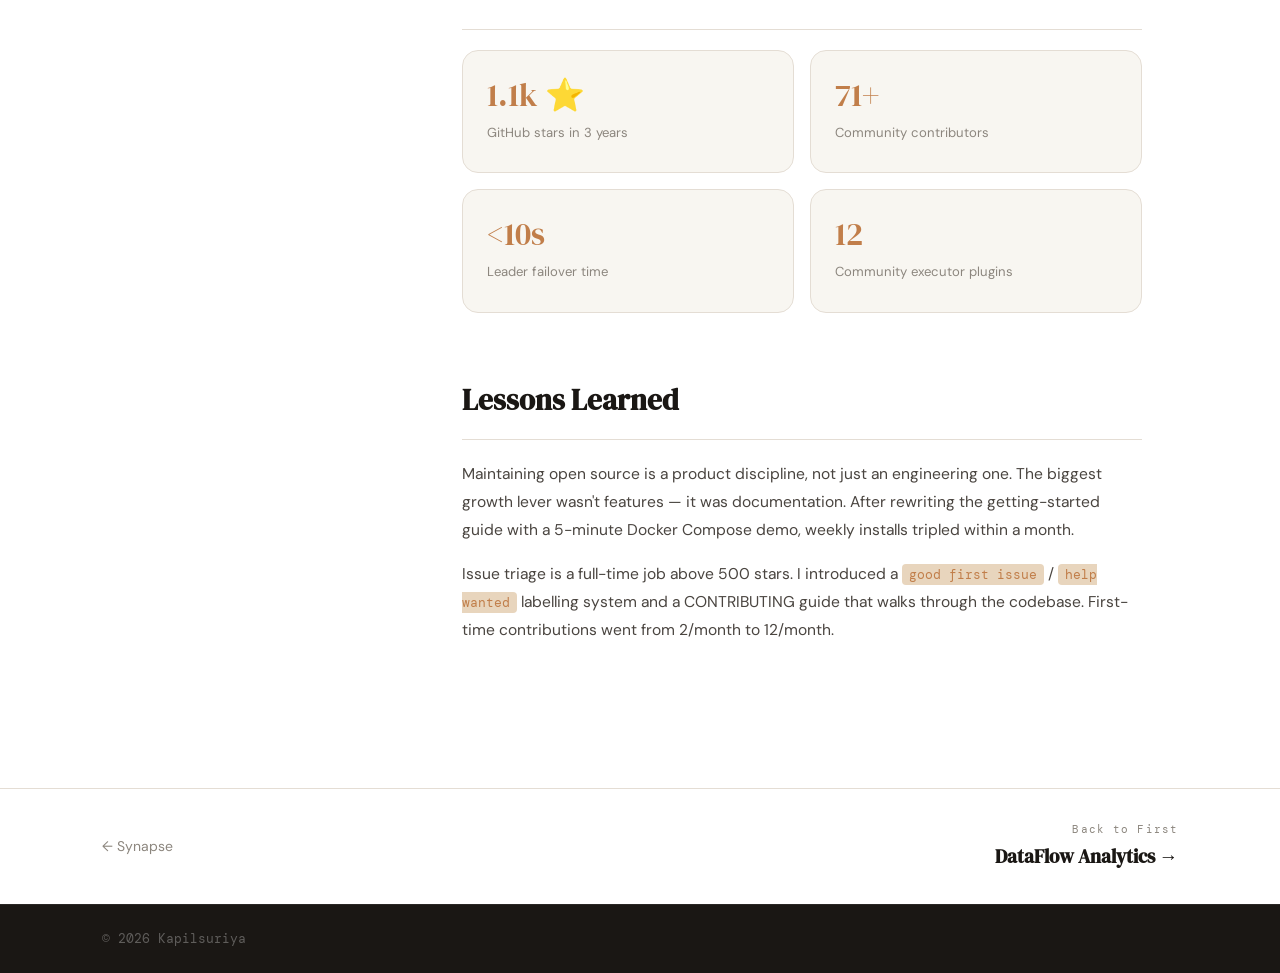
<file: project 4.html>
<!DOCTYPE html>
<html lang="en">
<head>
  <meta charset="UTF-8" />
  <meta name="viewport" content="width=device-width, initial-scale=1.0" />
  <title>Snap Cam App — Kapilsuriya</title>
  <link rel="stylesheet" href="css/style.css" />
  <link rel="stylesheet" href="css/project.css" />
  <link rel="preconnect" href="https://fonts.googleapis.com" />
  <link rel="preconnect" href="https://fonts.gstatic.com" crossorigin />
  <link href="https://fonts.googleapis.com/css2?family=DM+Serif+Display:ital@0;1&family=DM+Sans:wght@300;400;500;600&family=DM+Mono:wght@400;500&display=swap" rel="stylesheet" />
</head>
<body>

  <div class="cursor" id="cursor"></div>
  <div class="cursor-dot" id="cursorDot"></div>

  <nav class="nav" id="nav">
    <a href="index.html" class="nav-logo">AM<span class="dot">.</span></a>
    <ul class="nav-links">
      <li><a href="index.html#about">About</a></li>
      <li><a href="index.html#experience">Experience</a></li>
      <li><a href="index.html#skills">Skills</a></li>
      <li><a href="index.html#projects">Projects</a></li>
      <li><a href="index.html#contact" class="nav-cta">Let's Talk</a></li>
    </ul>
    <button class="nav-toggle" id="navToggle" aria-label="Menu">
      <span></span><span></span>
    </button>
  </nav>

  <div class="mobile-menu" id="mobileMenu">
    <ul>
      <li><a href="index.html#about"      class="mobile-link">About</a></li>
      <li><a href="index.html#experience" class="mobile-link">Experience</a></li>
      <li><a href="index.html#skills"     class="mobile-link">Skills</a></li>
      <li><a href="index.html#projects"   class="mobile-link">Projects</a></li>
      <li><a href="index.html#contact"    class="mobile-link">Contact</a></li>
    </ul>
  </div>

  <!-- HERO -->
  <section class="pj-hero">
    <div class="pj-hero-bg">
      <div class="orb orb-1"></div>
      <div class="orb orb-2"></div>
      <div class="grid-overlay"></div>
    </div>
    <div class="container pj-hero-inner">
      <a href="index.html#projects" class="pj-back reveal">← Back to Projects</a>
      <div class="pj-hero-meta reveal">
        <span class="pj-year">2022</span>
        <span class="pj-category">Open Source · Infrastructure</span>
        <span class="pj-status pj-status--oss">Open Source</span>
      </div>
      <h1 class="pj-title reveal">Orbit <em>OS</em></h1>
      <p class="pj-tagline reveal">Distributed task scheduler with leader election, fault tolerance, and a web UI — 1.2k GitHub stars and 80+ contributors.</p>
      <div class="pj-hero-stats reveal">
        <div class="pj-stat"><span class="pj-stat-n">1.2k</span><span class="pj-stat-l">GitHub Stars</span></div>
        <div class="pj-stat"><span class="pj-stat-n">80+</span><span class="pj-stat-l">Contributors</span></div>
        <div class="pj-stat"><span class="pj-stat-n">3yr</span><span class="pj-stat-l">Actively Maintained</span></div>
        <div class="pj-stat"><span class="pj-stat-n">v2.4</span><span class="pj-stat-l">Current Version</span></div>
      </div>
    </div>
    <div class="pj-hero-img-wrap reveal">
      <img src="/assets/snap_cam_ui.png" alt="Orbit OS distributed system" class="pj-hero-img" />
    </div>
  </section>

  <!-- BODY -->
  <main class="pj-main">
    <div class="container pj-layout">

      <aside class="pj-sidebar">
        <div class="pj-sidebar-card reveal">
          <h4>Tech Stack</h4>
          <ul class="pj-tech-list">
            <li><span class="pj-tech-dot"></span>Go 1.21</li>
            <li><span class="pj-tech-dot"></span>etcd v3</li>
            <li><span class="pj-tech-dot"></span>gRPC</li>
            <li><span class="pj-tech-dot"></span>Protobuf</li>
            <li><span class="pj-tech-dot"></span>React (UI)</li>
            <li><span class="pj-tech-dot"></span>Docker</li>
            <li><span class="pj-tech-dot"></span>Helm</li>
          </ul>
        </div>
        <div class="pj-sidebar-card reveal">
          <h4>My Role</h4>
          <p>Creator and maintainer. Designed the consensus model, gRPC API, scheduler core, and web UI. Grew community to 80+ active contributors.</p>
        </div>
        <div class="pj-sidebar-card reveal">
          <h4>Links</h4>
          <a href="#" class="pj-ext-link">↗ GitHub Repository</a>
          <a href="#" class="pj-ext-link">↗ Documentation</a>
          <a href="#" class="pj-ext-link">↗ Helm Chart</a>
        </div>
      </aside>

      <article class="pj-content">

        <section class="pj-section reveal">
          <h2>Overview</h2>
          <p>Orbit OS is an open-source distributed task scheduler built with Go and etcd. It provides reliable, at-least-once task execution across a cluster of worker nodes with automatic leader election, worker failover, and a real-time web dashboard.</p>
          <p>It was born out of frustration with existing schedulers that were either too heavyweight (Airflow, Temporal) or too primitive (cron). Orbit occupies the middle ground: simple to operate, production-grade in its guarantees.</p>
        </section>

        <section class="pj-section reveal">
          <h2>The Problem</h2>
          <div class="pj-callout pj-callout--problem">
            <p>"We need something between cron and Airflow. Something that handles node failures gracefully but doesn't require a PhD to operate."</p>
            <cite>— Common feedback from the distributed systems community</cite>
          </div>
          <p>Most teams running background jobs face the same tradeoff: simple schedulers lack fault tolerance, and fault-tolerant schedulers are operationally complex. Orbit provides consensus-backed scheduling with a single binary and a 5-minute setup.</p>
        </section>

        <section class="pj-section reveal">
          <h2>Architecture</h2>
          <p>Orbit uses etcd for distributed state and leader election. The leader node runs the scheduler loop, distributing tasks to worker nodes via gRPC. If the leader fails, etcd's lease expiry triggers a new election within 10 seconds. Workers heartbeat their task progress; if a worker disappears mid-task, the task is re-queued automatically.</p>
          <div class="pj-arch-diagram">
            <div class="pj-arch-row">
              <div class="pj-arch-node pj-arch-node--source">Clients<small>gRPC · REST · SDK</small></div>
              <div class="pj-arch-arrow">→</div>
              <div class="pj-arch-node pj-arch-node--stream">Leader Node<small>Scheduler loop</small></div>
              <div class="pj-arch-arrow">→</div>
              <div class="pj-arch-node pj-arch-node--process">Worker Pool<small>N workers · gRPC</small></div>
            </div>
            <div class="pj-arch-row pj-arch-row--2">
              <div class="pj-arch-node pj-arch-node--store">etcd Cluster<small>Consensus · Leases</small></div>
              <div class="pj-arch-arrow pj-arch-arrow--up">↑</div>
              <div class="pj-arch-node pj-arch-node--cache">Task Queue<small>Priority · Retry</small></div>
              <div class="pj-arch-arrow">→</div>
              <div class="pj-arch-node pj-arch-node--ui">Web Dashboard<small>Real-time status</small></div>
            </div>
          </div>
          <p>The scheduler uses a weighted priority queue. Tasks carry a priority, a cron expression or one-shot trigger, a retry policy, and an optional dependency list for DAG-style workflows.</p>
        </section>

        <section class="pj-section reveal">
          <h2>Key Engineering Decisions</h2>
          <div class="pj-decisions">
            <div class="pj-decision">
              <span class="pj-decision-num">01</span>
              <div>
                <h4>etcd over Raft-from-scratch</h4>
                <p>Building a Raft implementation would have been academically interesting but operationally risky. etcd is battle-tested at Kubernetes scale. Using it as the consensus layer let the project focus on scheduling semantics rather than distributed systems primitives.</p>
              </div>
            </div>
            <div class="pj-decision">
              <span class="pj-decision-num">02</span>
              <div>
                <h4>gRPC for worker communication</h4>
                <p>gRPC's bidirectional streaming is ideal for heartbeating. Workers open a persistent stream to the leader, sending progress ticks every 2 seconds. No polling, no HTTP overhead, and the stream itself acts as a liveness signal.</p>
              </div>
            </div>
            <div class="pj-decision">
              <span class="pj-decision-num">03</span>
              <div>
                <h4>Plugin-based task execution</h4>
                <p>Task executors are Go plugins loaded at startup. This lets users add custom executors (HTTP, shell, Docker, Kubernetes Job) without forking the project. The community has contributed 14 executor plugins.</p>
              </div>
            </div>
          </div>
        </section>

        <section class="pj-section reveal">
          <h2>Results</h2>
          <div class="pj-results-grid">
            <div class="pj-result-card">
              <span class="pj-result-n">1.2k ⭐</span>
              <span class="pj-result-l">GitHub stars in 3 years</span>
            </div>
            <div class="pj-result-card">
              <span class="pj-result-n">80+</span>
              <span class="pj-result-l">Community contributors</span>
            </div>
            <div class="pj-result-card">
              <span class="pj-result-n">&lt;10s</span>
              <span class="pj-result-l">Leader failover time</span>
            </div>
            <div class="pj-result-card">
              <span class="pj-result-n">14</span>
              <span class="pj-result-l">Community executor plugins</span>
            </div>
          </div>
        </section>

        <section class="pj-section reveal">
          <h2>Lessons Learned</h2>
          <p>Maintaining open source is a product discipline, not just an engineering one. The biggest growth lever wasn't features — it was documentation. After rewriting the getting-started guide with a 5-minute Docker Compose demo, weekly installs tripled within a month.</p>
          <p>Issue triage is a full-time job above 500 stars. I introduced a <code>good first issue</code> / <code>help wanted</code> labelling system and a CONTRIBUTING guide that walks through the codebase. First-time contributions went from 2/month to 12/month.</p>
        </section>

      </article>
    </div>

    <div class="pj-nav-strip">
      <div class="container pj-nav-inner">
        <a href="project-synapse.html" class="pj-nav-all">← Synapse</a>
        <a href="project-dataflow.html" class="pj-nav-next">
          <span>Back to First</span>
          <strong>DataFlow Analytics →</strong>
        </a>
      </div>
    </div>
  </main>

  <footer class="footer">
    <div class="container">
      <span>© 2026 Kapilsuriya</span>
    </div>
  </footer>

  <script src="js/main.js"></script>
  <script src="js/project.js"></script>
</body>
</html>
</file>
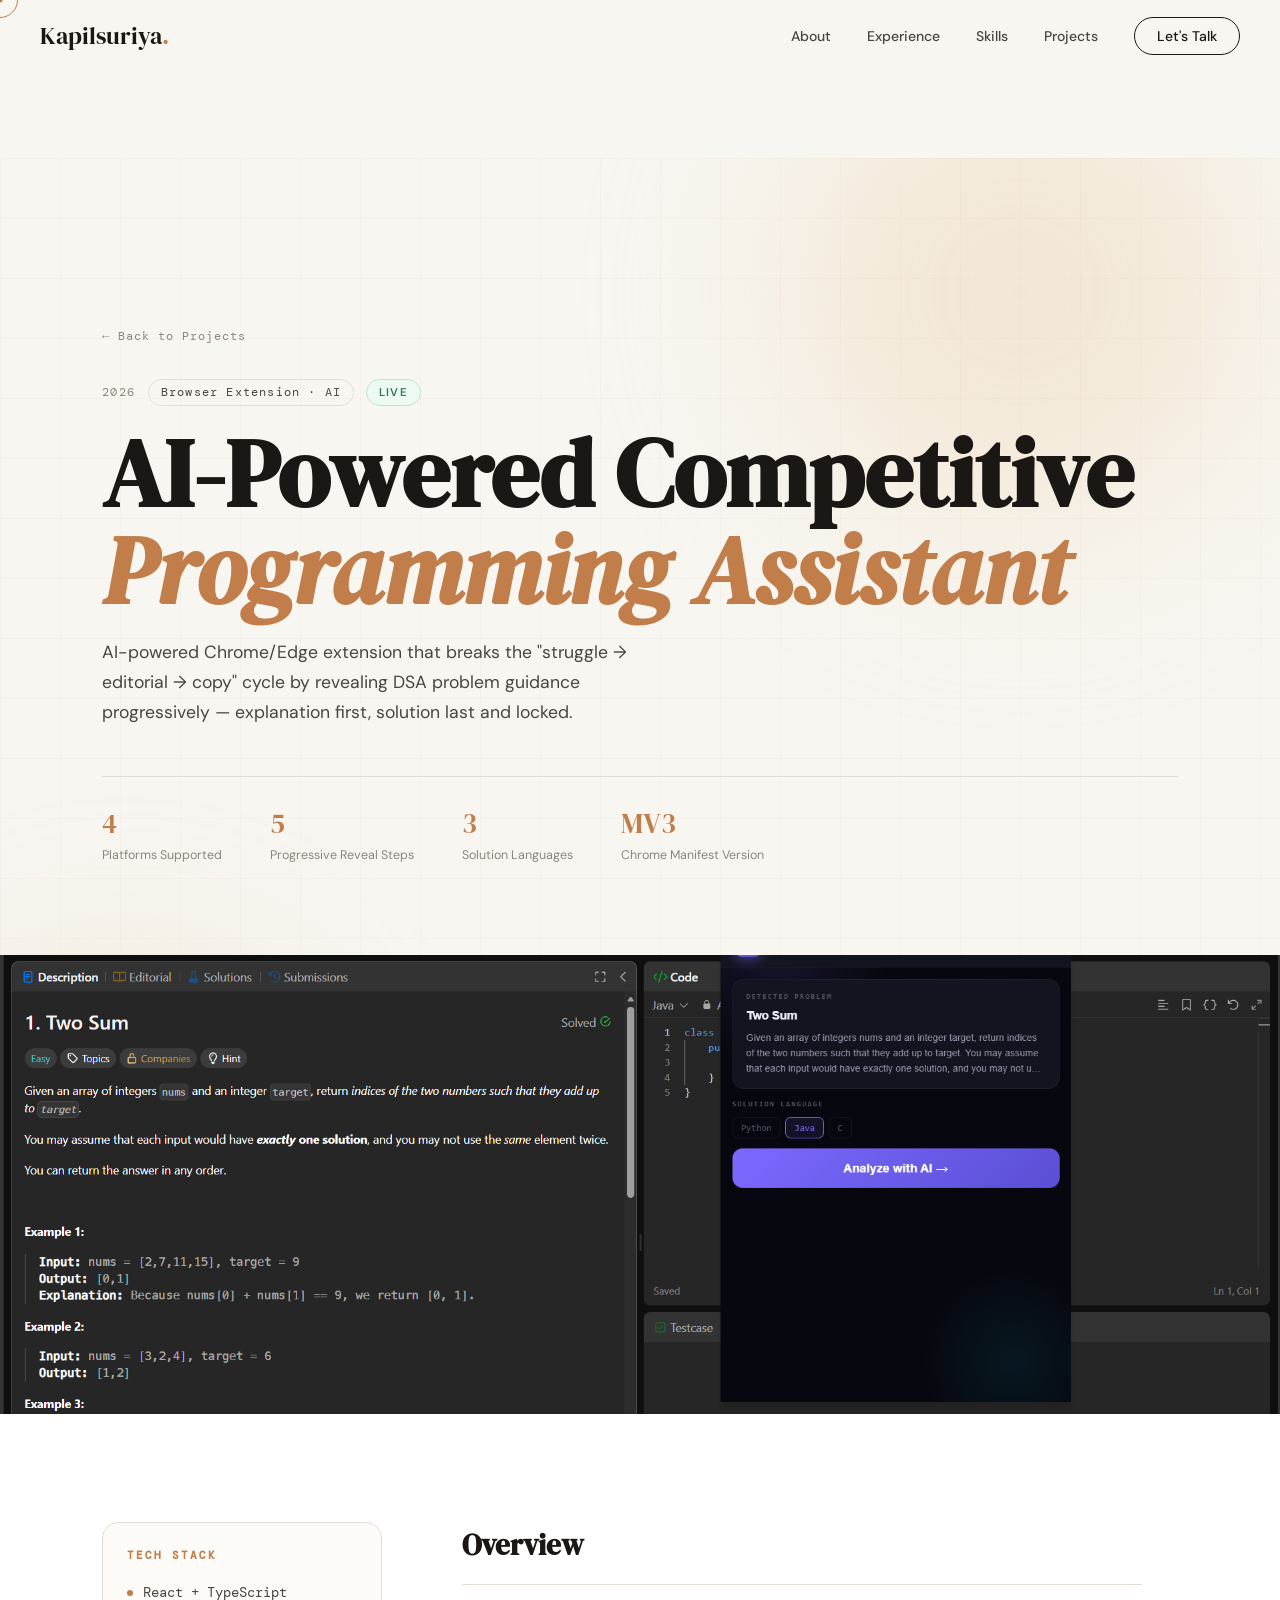
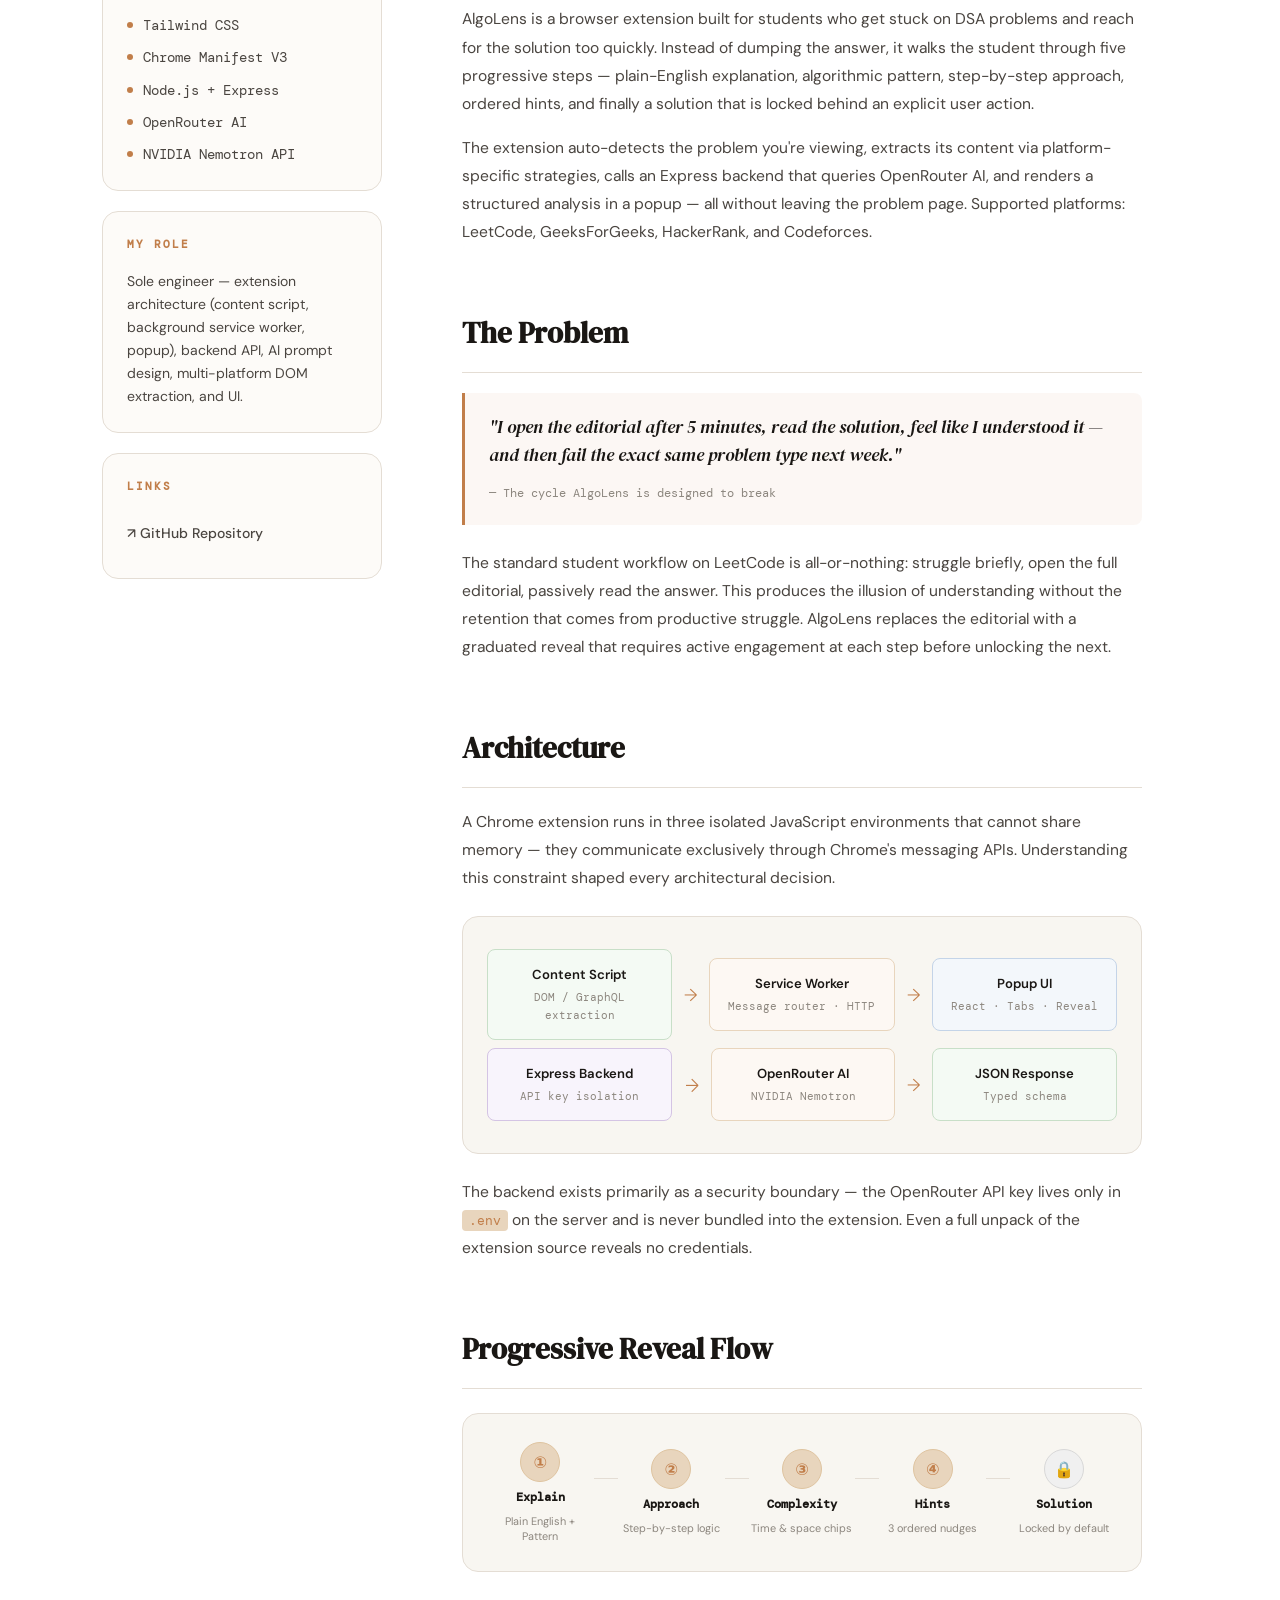
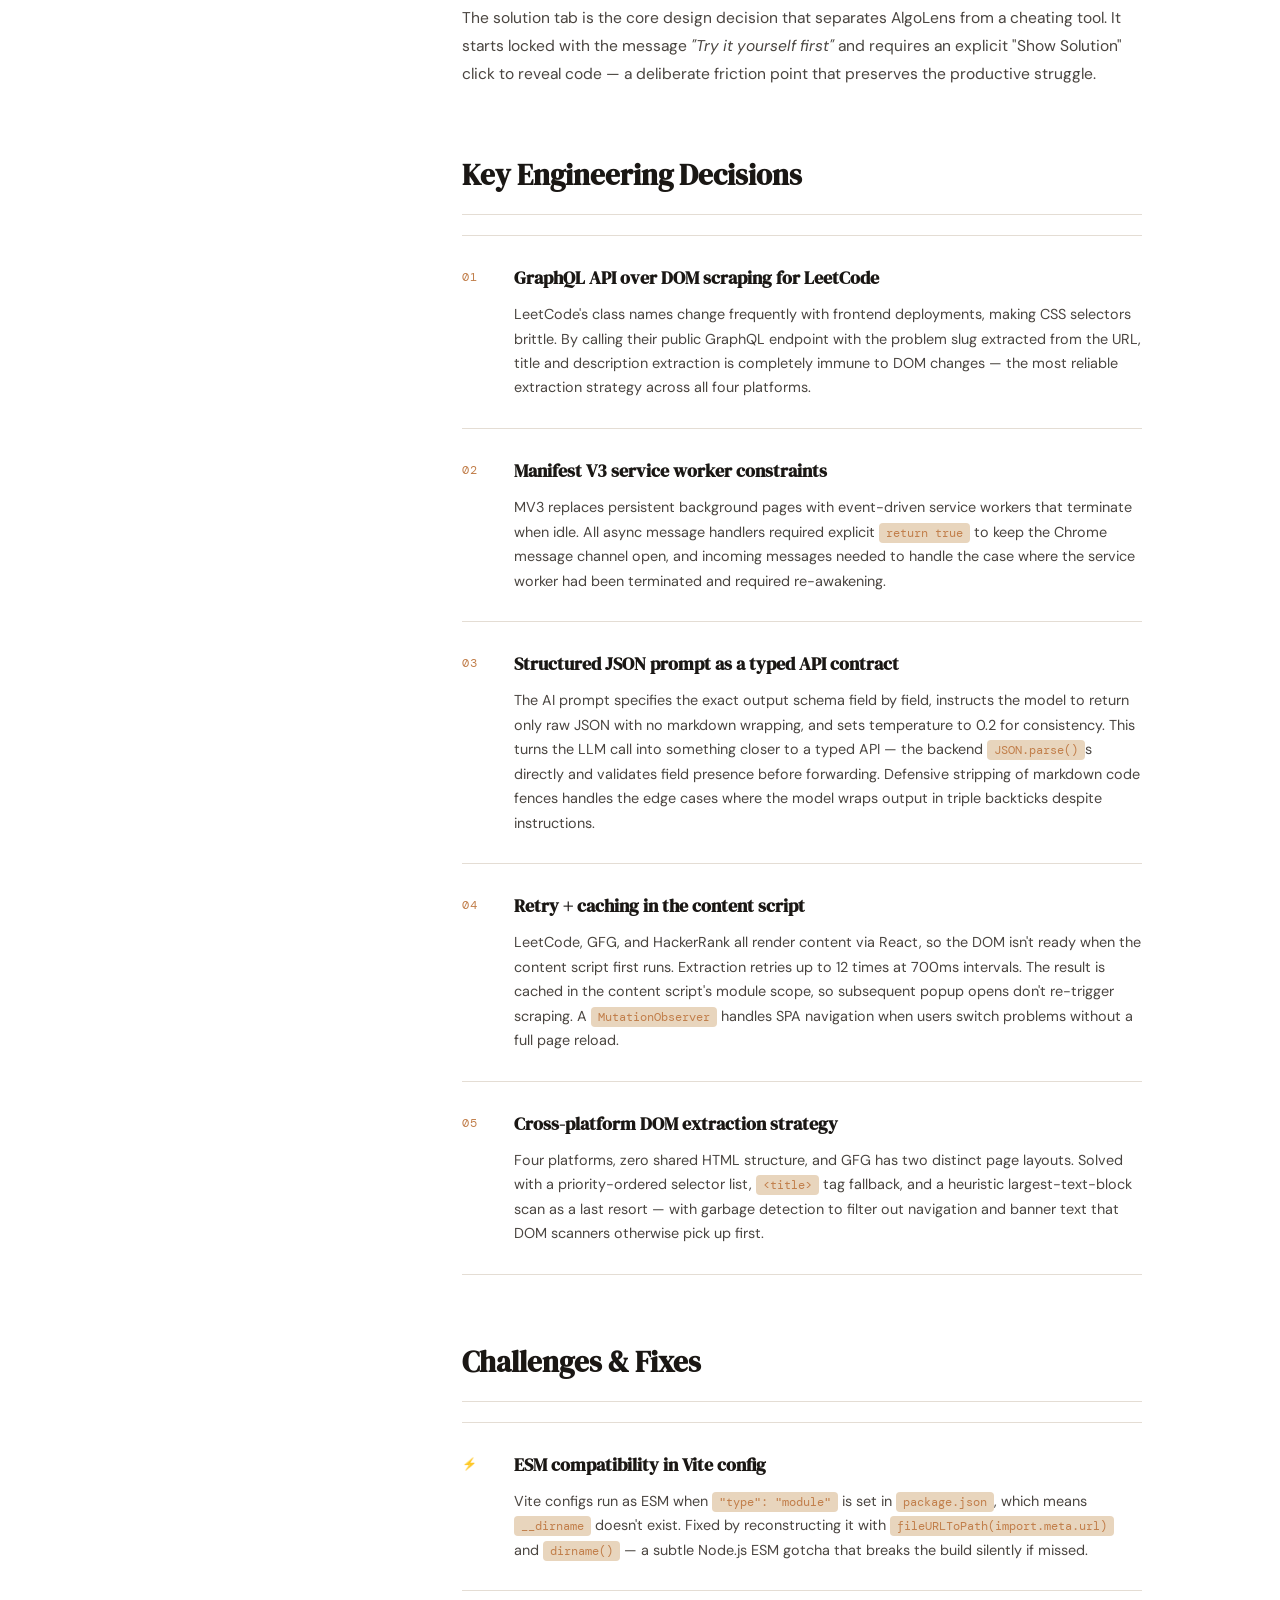
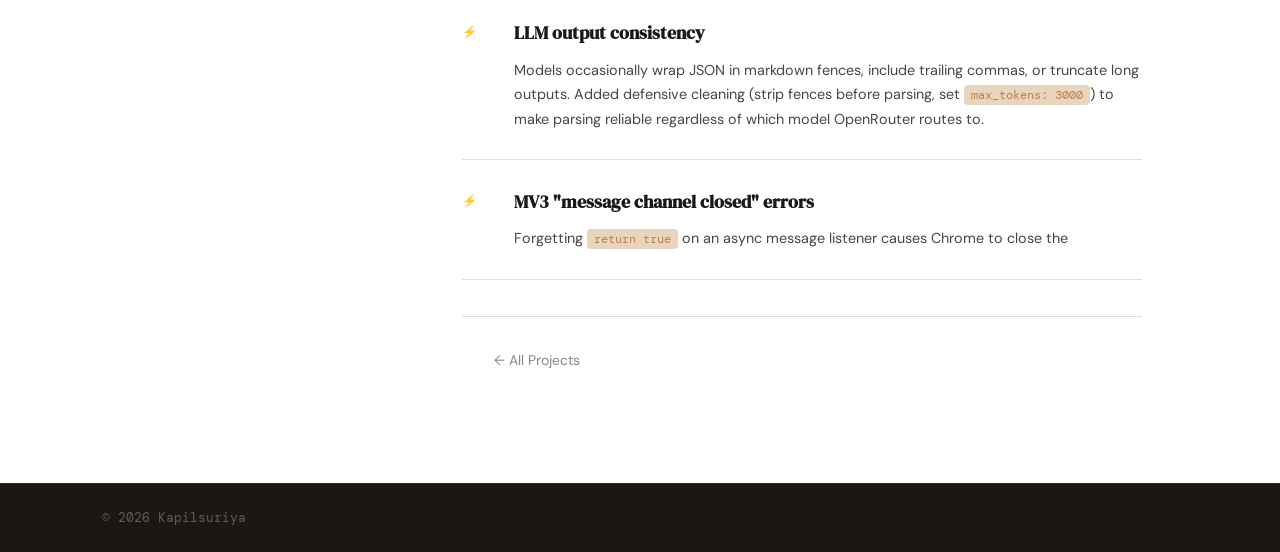
<file: project-algolens.html>
<!doctype html>
<html lang="en">
  <head>
    <meta charset="UTF-8" />
    <meta name="viewport" content="width=device-width, initial-scale=1.0" />
    <title>AI-Powered Competitive Programming Assistant — Kapilsuriya</title>
    <link rel="stylesheet" href="css/style.css" />
    <link rel="stylesheet" href="css/project.css" />
    <link rel="preconnect" href="https://fonts.googleapis.com" />
    <link rel="preconnect" href="https://fonts.gstatic.com" crossorigin />
    <link
      href="https://fonts.googleapis.com/css2?family=DM+Serif+Display:ital@0;1&family=DM+Sans:wght@300;400;500;600&family=DM+Mono:wght@400;500&display=swap"
      rel="stylesheet"
    />
  </head>
  <body>
    <div class="cursor" id="cursor"></div>
    <div class="cursor-dot" id="cursorDot"></div>
    <canvas id="trail"></canvas>

    <nav class="nav" id="nav">
      <a href="index.html" class="nav-logo">Kapilsuriya<span class="dot">.</span></a>
      <ul class="nav-links">
        <li><a href="index.html#about">About</a></li>
        <li><a href="index.html#experience">Experience</a></li>
        <li><a href="index.html#skills">Skills</a></li>
        <li><a href="index.html#projects">Projects</a></li>
        <li><a href="index.html#contact" class="nav-cta">Let's Talk</a></li>
      </ul>
      <button class="nav-toggle" id="navToggle" aria-label="Menu">
        <span></span><span></span>
      </button>
    </nav>

    <div class="mobile-menu" id="mobileMenu">
      <ul>
        <li><a href="index.html#about" class="mobile-link">About</a></li>
        <li>
          <a href="index.html#experience" class="mobile-link">Experience</a>
        </li>
        <li><a href="index.html#skills" class="mobile-link">Skills</a></li>
        <li><a href="index.html#projects" class="mobile-link">Projects</a></li>
        <li><a href="index.html#contact" class="mobile-link">Contact</a></li>
      </ul>
    </div>

    <!-- HERO -->
    <section class="pj-hero">
      <div class="pj-hero-bg">
        <div class="orb orb-1"></div>
        <div class="orb orb-2"></div>
        <div class="grid-overlay"></div>
      </div>
      <div class="container pj-hero-inner">
        <a href="index.html#projects" class="pj-back reveal"
          >← Back to Projects</a
        >
        <div class="pj-hero-meta reveal">
          <span class="pj-year">2026</span>
          <span class="pj-category">Browser Extension · AI</span>
          <span class="pj-status pj-status--live">Live</span>
        </div>
        <h1 class="pj-title reveal">AI-Powered Competitive <em>Programming Assistant </em></h1>
        <p class="pj-tagline reveal">
          AI-powered Chrome/Edge extension that breaks the "struggle → editorial
          → copy" cycle by revealing DSA problem guidance progressively —
          explanation first, solution last and locked.
        </p>
        <div class="pj-hero-stats reveal">
          <div class="pj-stat">
            <span class="pj-stat-n">4</span
            ><span class="pj-stat-l">Platforms Supported</span>
          </div>
          <div class="pj-stat">
            <span class="pj-stat-n">5</span
            ><span class="pj-stat-l">Progressive Reveal Steps</span>
          </div>
          <div class="pj-stat">
            <span class="pj-stat-n">3</span
            ><span class="pj-stat-l">Solution Languages</span>
          </div>
          <div class="pj-stat">
            <span class="pj-stat-n">MV3</span
            ><span class="pj-stat-l">Chrome Manifest Version</span>
          </div>
        </div>
      </div>
      <div class="pj-hero-img-wrap reveal">
        <img
          src="assets/Algolens Ui.png"
          alt="AlgoLens extension"
          class="pj-hero-img"
        />
      </div>
    </section>

    <!-- BODY -->
    <main class="pj-main">
      
      <div class="container pj-layout">
        <!-- Sidebar -->
        <aside class="pj-sidebar">
          <div class="pj-sidebar-card reveal">
            <h4>Tech Stack</h4>
            <ul class="pj-tech-list">
              <li><span class="pj-tech-dot"></span>React + TypeScript</li>
              <li><span class="pj-tech-dot"></span>Tailwind CSS</li>
              <li><span class="pj-tech-dot"></span>Chrome Manifest V3</li>
              <li><span class="pj-tech-dot"></span>Node.js + Express</li>
              <li><span class="pj-tech-dot"></span>OpenRouter AI</li>
              <li><span class="pj-tech-dot"></span>NVIDIA Nemotron API</li>
            </ul>
          </div>
          <div class="pj-sidebar-card reveal">
            <h4>My Role</h4>
            <p>
              Sole engineer — extension architecture (content script, background
              service worker, popup), backend API, AI prompt design,
              multi-platform DOM extraction, and UI.
            </p>
          </div>
          <div class="pj-sidebar-card reveal">
            <h4>Links</h4>
            <a href="https://github.com/kapilsuriya23/algolens.git" class="pj-ext-link">↗ GitHub Repository</a>
          </div>
        </aside>

        <!-- Content -->
        <article class="pj-content">
          <section class="pj-section reveal">
            <h2>Overview</h2>
            <p>
              AlgoLens is a browser extension built for students who get stuck
              on DSA problems and reach for the solution too quickly. Instead of
              dumping the answer, it walks the student through five progressive
              steps — plain-English explanation, algorithmic pattern,
              step-by-step approach, ordered hints, and finally a solution that
              is locked behind an explicit user action.
            </p>
            <p>
              The extension auto-detects the problem you're viewing, extracts
              its content via platform-specific strategies, calls an Express
              backend that queries OpenRouter AI, and renders a structured
              analysis in a popup — all without leaving the problem page.
              Supported platforms: LeetCode, GeeksForGeeks, HackerRank, and
              Codeforces.
            </p>
          </section>

          <section class="pj-section reveal">
            <h2>The Problem</h2>
            <div class="pj-callout pj-callout--problem">
              <p>
                "I open the editorial after 5 minutes, read the solution, feel
                like I understood it — and then fail the exact same problem type
                next week."
              </p>
              <cite>— The cycle AlgoLens is designed to break</cite>
            </div>
            <p>
              The standard student workflow on LeetCode is all-or-nothing:
              struggle briefly, open the full editorial, passively read the
              answer. This produces the illusion of understanding without the
              retention that comes from productive struggle. AlgoLens replaces
              the editorial with a graduated reveal that requires active
              engagement at each step before unlocking the next.
            </p>
          </section>

          <section class="pj-section reveal">
            <h2>Architecture</h2>
            <p>
              A Chrome extension runs in three isolated JavaScript environments
              that cannot share memory — they communicate exclusively through
              Chrome's messaging APIs. Understanding this constraint shaped
              every architectural decision.
            </p>
            <div class="pj-arch-diagram">
              <div class="pj-arch-row">
                <div class="pj-arch-node pj-arch-node--source">
                  Content Script<small>DOM / GraphQL extraction</small>
                </div>
                <div class="pj-arch-arrow">→</div>
                <div class="pj-arch-node pj-arch-node--stream">
                  Service Worker<small>Message router · HTTP</small>
                </div>
                <div class="pj-arch-arrow">→</div>
                <div class="pj-arch-node pj-arch-node--process">
                  Popup UI<small>React · Tabs · Reveal</small>
                </div>
              </div>
              <div class="pj-arch-row pj-arch-row--2">
                <div class="pj-arch-node pj-arch-node--store">
                  Express Backend<small>API key isolation</small>
                </div>
                <div class="pj-arch-arrow pj-arch-arrow--up">↑</div>
                <div class="pj-arch-node pj-arch-node--cache">
                  OpenRouter AI<small>NVIDIA Nemotron</small>
                </div>
                <div class="pj-arch-arrow">→</div>
                <div class="pj-arch-node pj-arch-node--ui">
                  JSON Response<small>Typed schema</small>
                </div>
              </div>
            </div>
            <p>
              The backend exists primarily as a security boundary — the
              OpenRouter API key lives only in <code>.env</code> on the server
              and is never bundled into the extension. Even a full unpack of the
              extension source reveals no credentials.
            </p>
          </section>

          <section class="pj-section reveal">
            <h2>Progressive Reveal Flow</h2>

            <!-- Reveal steps visual -->
            <div class="al-reveal-flow">
              <div class="al-step">
                <div class="al-step-icon">①</div>
                <div class="al-step-label">Explain</div>
                <div class="al-step-sub">Plain English + Pattern</div>
              </div>
              <div class="al-connector"></div>
              <div class="al-step">
                <div class="al-step-icon">②</div>
                <div class="al-step-label">Approach</div>
                <div class="al-step-sub">Step-by-step logic</div>
              </div>
              <div class="al-connector"></div>
              <div class="al-step">
                <div class="al-step-icon">③</div>
                <div class="al-step-label">Complexity</div>
                <div class="al-step-sub">Time &amp; space chips</div>
              </div>
              <div class="al-connector"></div>
              <div class="al-step">
                <div class="al-step-icon">④</div>
                <div class="al-step-label">Hints</div>
                <div class="al-step-sub">3 ordered nudges</div>
              </div>
              <div class="al-connector"></div>
              <div class="al-step al-step--locked">
                <div class="al-step-icon">🔒</div>
                <div class="al-step-label">Solution</div>
                <div class="al-step-sub">Locked by default</div>
              </div>
            </div>

            <p>
              The solution tab is the core design decision that separates
              AlgoLens from a cheating tool. It starts locked with the message
              <em>"Try it yourself first"</em> and requires an explicit "Show
              Solution" click to reveal code — a deliberate friction point that
              preserves the productive struggle.
            </p>
          </section>

          <section class="pj-section reveal">
            <h2>Key Engineering Decisions</h2>
            <div class="pj-decisions">
              <div class="pj-decision">
                <span class="pj-decision-num">01</span>
                <div>
                  <h4>GraphQL API over DOM scraping for LeetCode</h4>
                  <p>
                    LeetCode's class names change frequently with frontend
                    deployments, making CSS selectors brittle. By calling their
                    public GraphQL endpoint with the problem slug extracted from
                    the URL, title and description extraction is completely
                    immune to DOM changes — the most reliable extraction
                    strategy across all four platforms.
                  </p>
                </div>
              </div>
              <div class="pj-decision">
                <span class="pj-decision-num">02</span>
                <div>
                  <h4>Manifest V3 service worker constraints</h4>
                  <p>
                    MV3 replaces persistent background pages with event-driven
                    service workers that terminate when idle. All async message
                    handlers required explicit <code>return true</code> to keep
                    the Chrome message channel open, and incoming messages
                    needed to handle the case where the service worker had been
                    terminated and required re-awakening.
                  </p>
                </div>
              </div>
              <div class="pj-decision">
                <span class="pj-decision-num">03</span>
                <div>
                  <h4>Structured JSON prompt as a typed API contract</h4>
                  <p>
                    The AI prompt specifies the exact output schema field by
                    field, instructs the model to return only raw JSON with no
                    markdown wrapping, and sets temperature to 0.2 for
                    consistency. This turns the LLM call into something closer
                    to a typed API — the backend <code>JSON.parse()</code>s
                    directly and validates field presence before forwarding.
                    Defensive stripping of markdown code fences handles the edge
                    cases where the model wraps output in triple backticks
                    despite instructions.
                  </p>
                </div>
              </div>
              <div class="pj-decision">
                <span class="pj-decision-num">04</span>
                <div>
                  <h4>Retry + caching in the content script</h4>
                  <p>
                    LeetCode, GFG, and HackerRank all render content via React,
                    so the DOM isn't ready when the content script first runs.
                    Extraction retries up to 12 times at 700ms intervals. The
                    result is cached in the content script's module scope, so
                    subsequent popup opens don't re-trigger scraping. A
                    <code>MutationObserver</code> handles SPA navigation when
                    users switch problems without a full page reload.
                  </p>
                </div>
              </div>
              <div class="pj-decision">
                <span class="pj-decision-num">05</span>
                <div>
                  <h4>Cross-platform DOM extraction strategy</h4>
                  <p>
                    Four platforms, zero shared HTML structure, and GFG has two
                    distinct page layouts. Solved with a priority-ordered
                    selector list, <code>&lt;title&gt;</code> tag fallback, and
                    a heuristic largest-text-block scan as a last resort — with
                    garbage detection to filter out navigation and banner text
                    that DOM scanners otherwise pick up first.
                  </p>
                </div>
              </div>
            </div>
          </section>

          <section class="pj-section reveal">
            <h2>Challenges &amp; Fixes</h2>
            <div class="pj-decisions">
              <div class="pj-decision">
                <span class="pj-decision-num">⚡</span>
                <div>
                  <h4>ESM compatibility in Vite config</h4>
                  <p>
                    Vite configs run as ESM when
                    <code>"type": "module"</code> is set in
                    <code>package.json</code>, which means
                    <code>__dirname</code> doesn't exist. Fixed by
                    reconstructing it with
                    <code>fileURLToPath(import.meta.url)</code> and
                    <code>dirname()</code> — a subtle Node.js ESM gotcha that
                    breaks the build silently if missed.
                  </p>
                </div>
              </div>
              <div class="pj-decision">
                <span class="pj-decision-num">⚡</span>
                <div>
                  <h4>LLM output consistency</h4>
                  <p>
                    Models occasionally wrap JSON in markdown fences, include
                    trailing commas, or truncate long outputs. Added defensive
                    cleaning (strip fences before parsing, set
                    <code>max_tokens: 3000</code>) to make parsing reliable
                    regardless of which model OpenRouter routes to.
                  </p>
                </div>
              </div>
              <div class="pj-decision">
                <span class="pj-decision-num">⚡</span>
                <div>
                  <h4>MV3 "message channel closed" errors</h4>
                  <p>
                    Forgetting <code>return true</code> on an async message
                    listener causes Chrome to close the
                  </p>
                </div>
              </div>
            </div>
          </section>

          <!-- PROJECT NAV -->
      <div class="pj-nav-strip">
        <div class="container pj-nav-inner">
          <a href="index.html#projects" class="pj-nav-all"> ← All Projects </a>
        </div>
      </div>
    </main>

    <!-- FOOTER -->
    <footer class="footer">
      <div class="container">
        <span>© 2026 Kapilsuriya</span>
      </div>
    </footer>
        </article>
      </div>
    </main>
  </body>
</html>
</file>
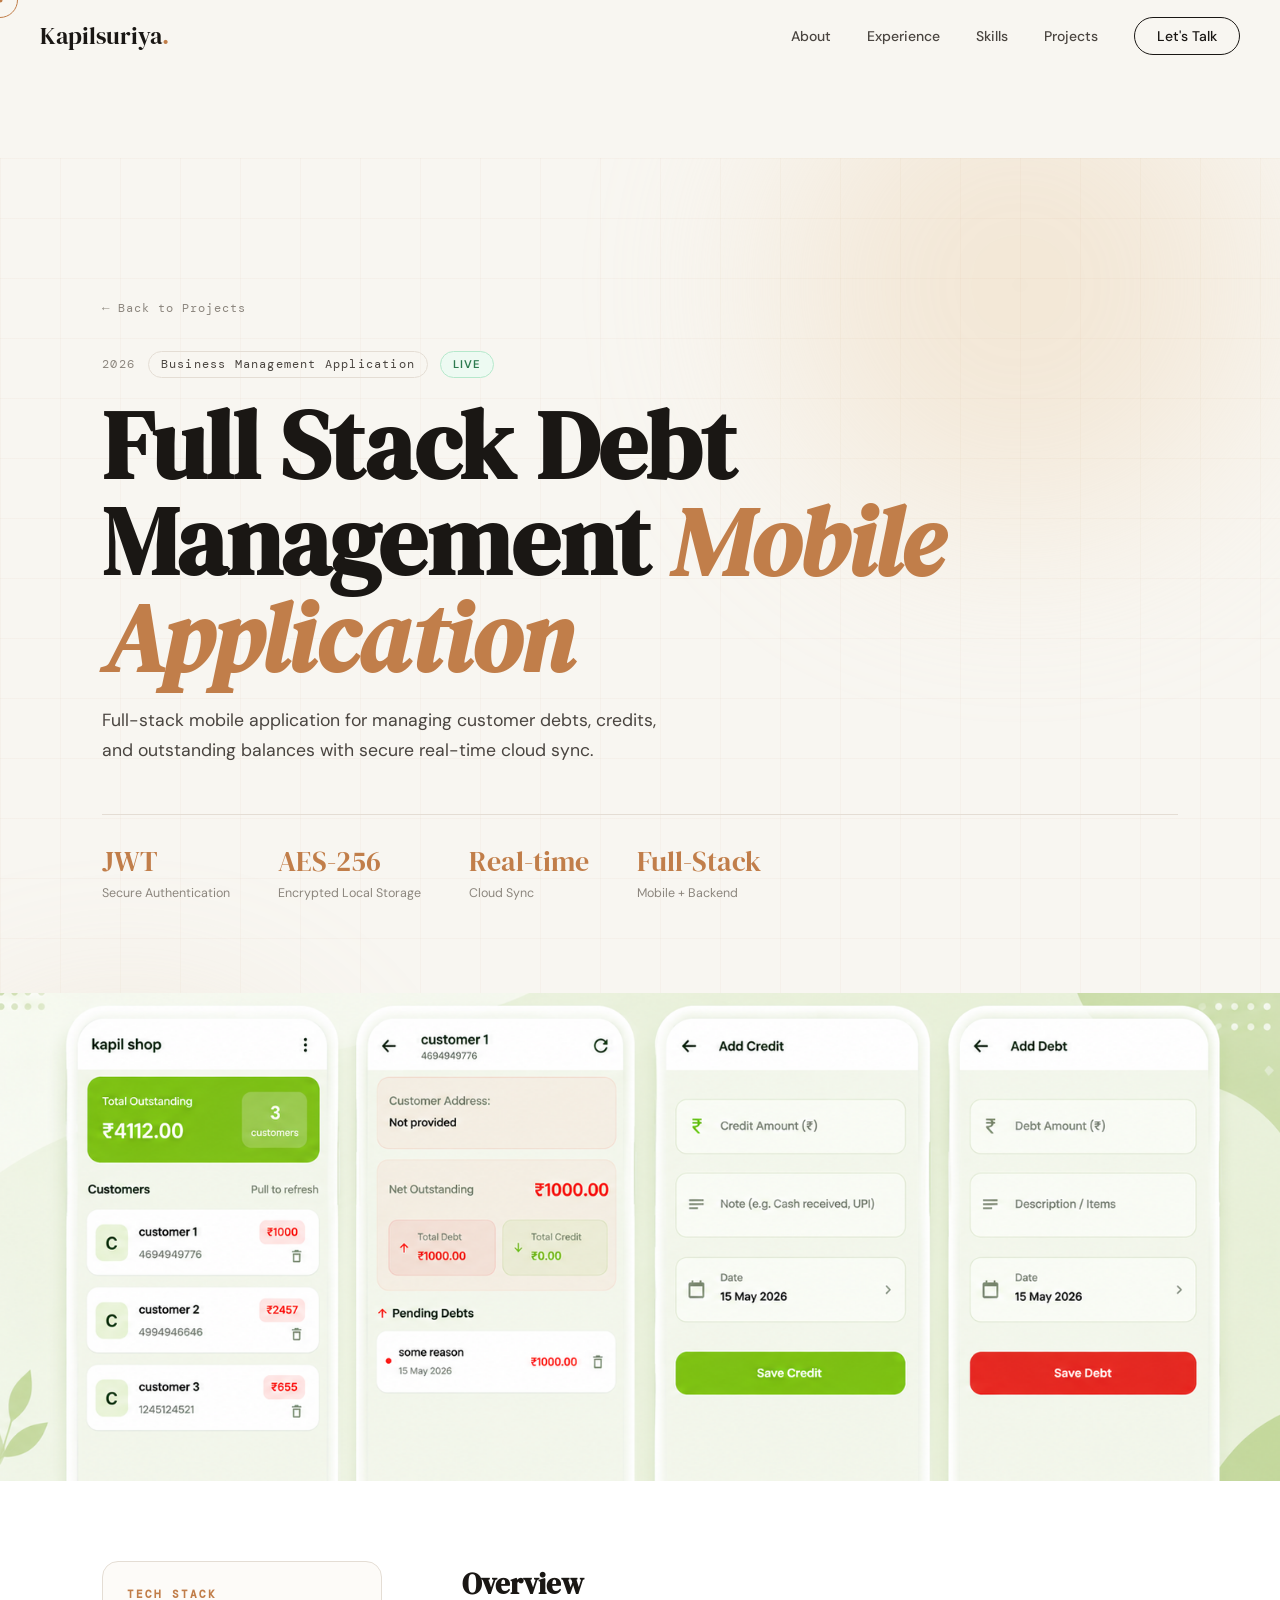
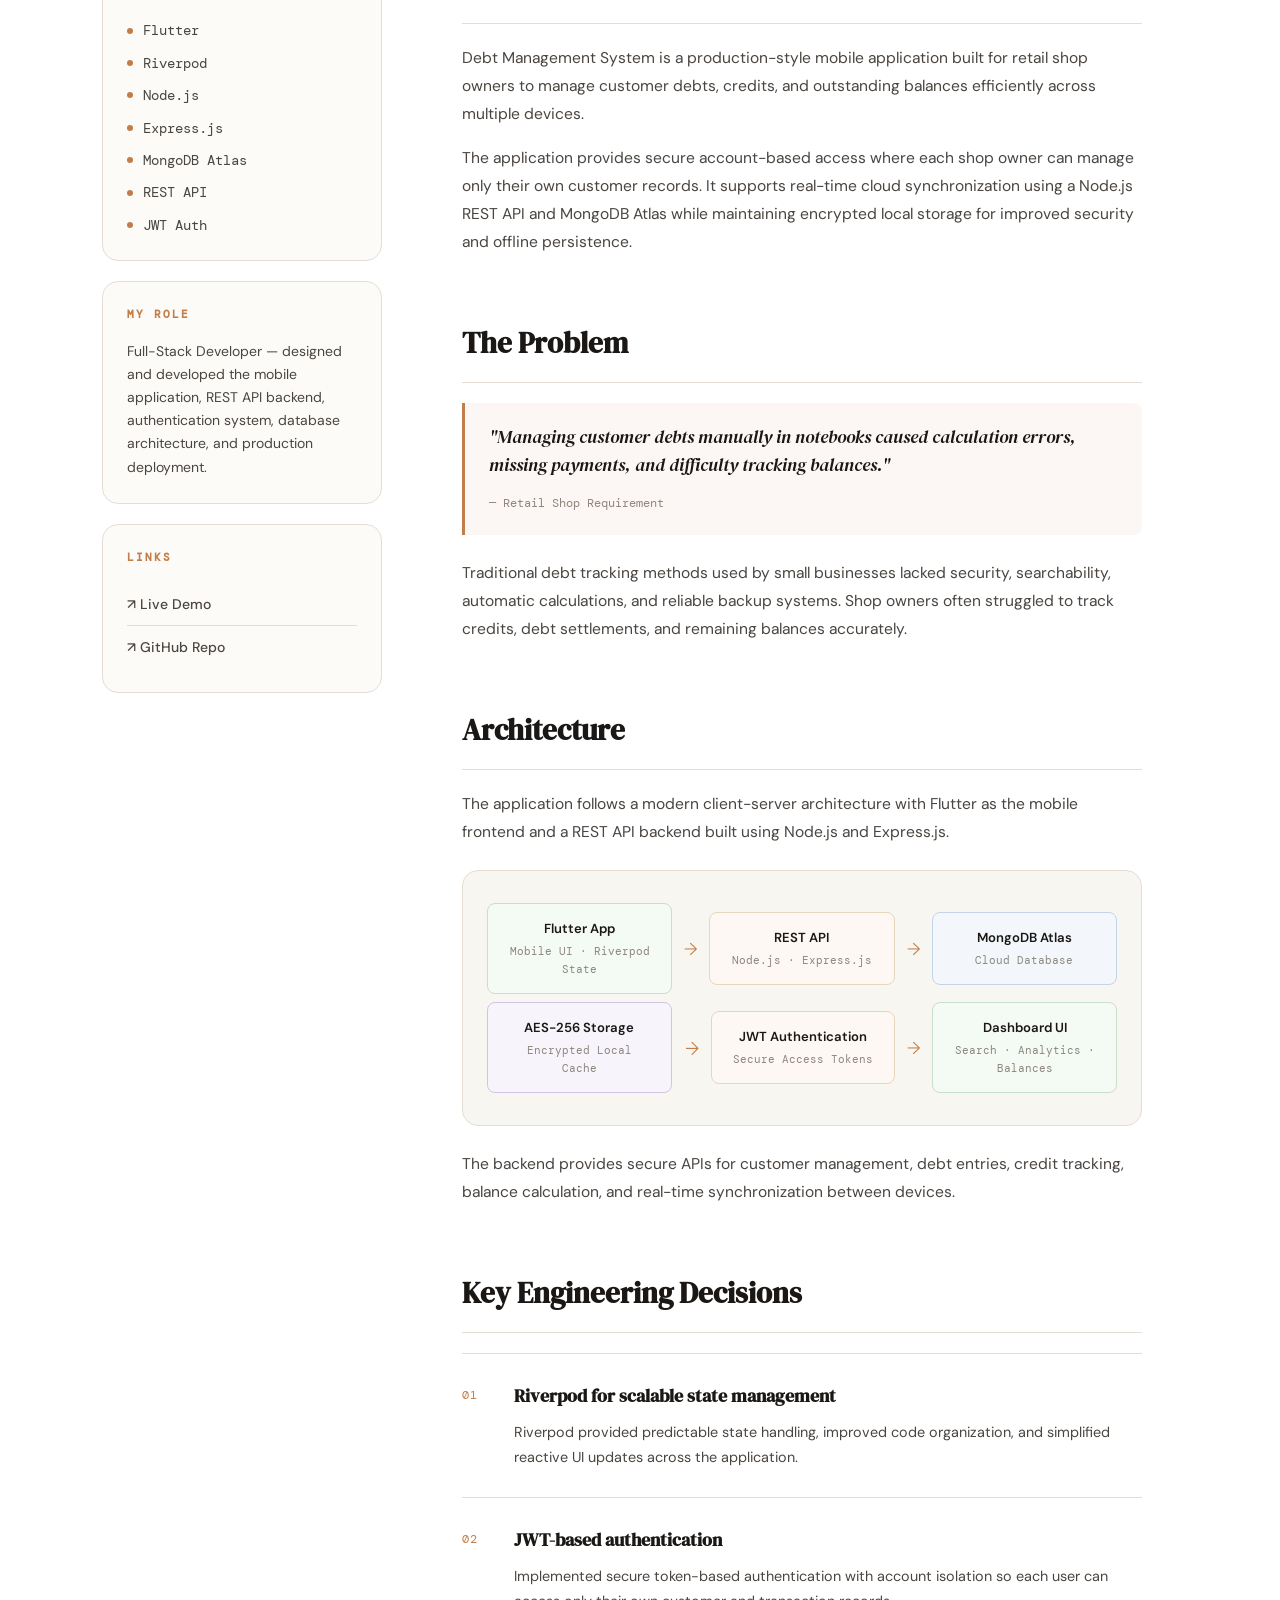
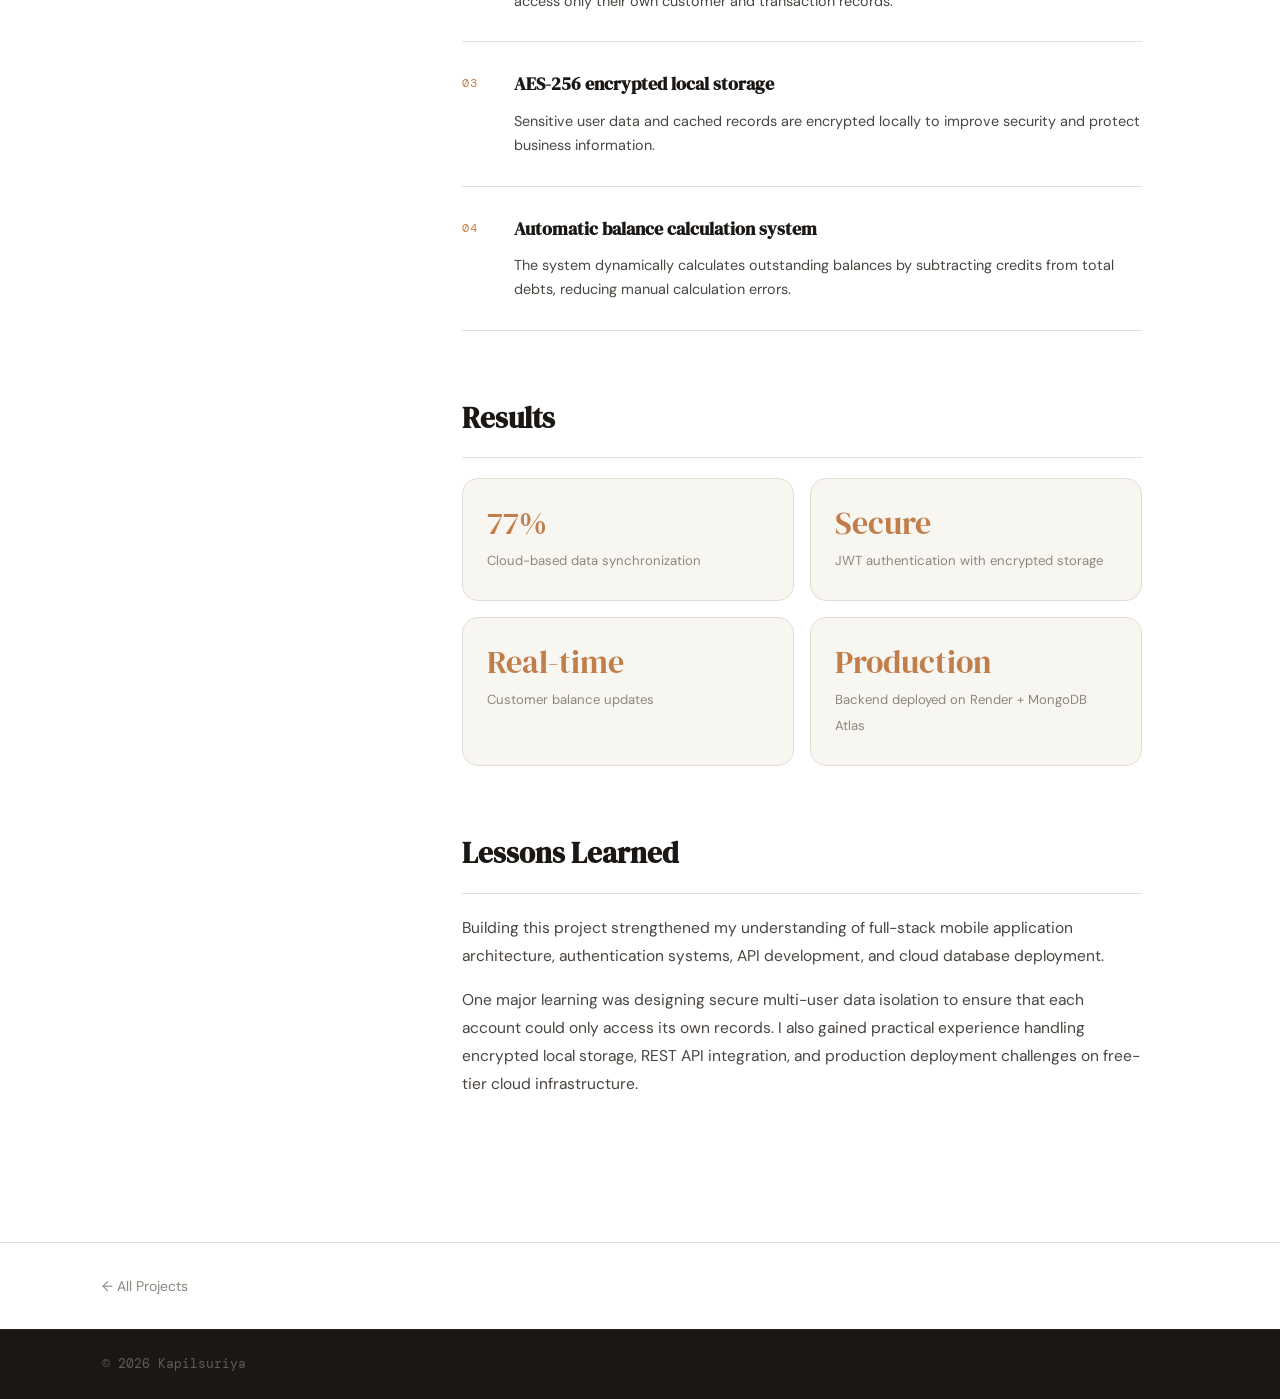
<file: project-debt-management.html>
<!doctype html>
<html lang="en">
  <head>
    <meta charset="UTF-8" />
    <meta name="viewport" content="width=device-width, initial-scale=1.0" />
    <title>Full Stack Debt Management Mobile Application — Kapilsuriya</title>

    <link rel="stylesheet" href="css/style.css" />
    <link rel="stylesheet" href="css/project.css" />

    <link rel="preconnect" href="https://fonts.googleapis.com" />
    <link rel="preconnect" href="https://fonts.gstatic.com" crossorigin />

    <link
      href="https://fonts.googleapis.com/css2?family=DM+Serif+Display:ital@0;1&family=DM+Sans:wght@300;400;500;600&family=DM+Mono:wght@400;500&display=swap"
      rel="stylesheet"
    />
  </head>

  <body>
    <div class="cursor" id="cursor"></div>
    <div class="cursor-dot" id="cursorDot"></div>
    <canvas id="trail"></canvas>

    <!-- NAV -->
    <nav class="nav" id="nav">
      <a href="index.html" class="nav-logo"
        >Kapilsuriya<span class="dot">.</span></a
      >

      <ul class="nav-links">
        <li><a href="index.html#about">About</a></li>
        <li><a href="index.html#experience">Experience</a></li>
        <li><a href="index.html#skills">Skills</a></li>
        <li><a href="index.html#projects">Projects</a></li>
        <li><a href="index.html#contact" class="nav-cta">Let's Talk</a></li>
      </ul>

      <button class="nav-toggle" id="navToggle" aria-label="Menu">
        <span></span>
        <span></span>
      </button>
    </nav>

    <!-- MOBILE MENU -->
    <div class="mobile-menu" id="mobileMenu">
      <ul>
        <li><a href="index.html#about" class="mobile-link">About</a></li>
        <li>
          <a href="index.html#experience" class="mobile-link">Experience</a>
        </li>
        <li><a href="index.html#skills" class="mobile-link">Skills</a></li>
        <li><a href="index.html#projects" class="mobile-link">Projects</a></li>
        <li><a href="index.html#contact" class="mobile-link">Contact</a></li>
      </ul>
    </div>

    <!-- HERO -->
    <section class="pj-hero">
      <div class="pj-hero-bg">
        <div class="orb orb-1"></div>
        <div class="orb orb-2"></div>
        <div class="grid-overlay"></div>
      </div>

      <div class="container pj-hero-inner">
        <a href="index.html#projects" class="pj-back reveal">
          ← Back to Projects
        </a>

        <div class="pj-hero-meta reveal">
          <span class="pj-year">2026</span>
          <span class="pj-category">Business Management Application</span>
          <span class="pj-status pj-status--live">Live</span>
        </div>

        <h1 class="pj-title reveal">Full Stack Debt Management <em> Mobile Application </em></h1>

        <p class="pj-tagline reveal">
          Full-stack mobile application for managing customer debts, credits,
          and outstanding balances with secure real-time cloud sync.
        </p>

        <div class="pj-hero-stats reveal">
          <div class="pj-stat">
            <span class="pj-stat-n">JWT</span>
            <span class="pj-stat-l">Secure Authentication</span>
          </div>

          <div class="pj-stat">
            <span class="pj-stat-n">AES-256</span>
            <span class="pj-stat-l">Encrypted Local Storage</span>
          </div>

          <div class="pj-stat">
            <span class="pj-stat-n">Real-time</span>
            <span class="pj-stat-l">Cloud Sync</span>
          </div>

          <div class="pj-stat">
            <span class="pj-stat-n">Full-Stack</span>
            <span class="pj-stat-l">Mobile + Backend</span>
          </div>
        </div>
      </div>

      <div class="pj-hero-img-wrap reveal">
        <img
          src="/assets/Dept_manager_UI.png"
          alt="Debt Management dashboard"
          class="pj-hero-img"
        />
      </div>
    </section>

    <!-- MAIN -->
    <main class="pj-main">
      <div class="container pj-layout">
        <!-- SIDEBAR -->
        <aside class="pj-sidebar">
          <div class="pj-sidebar-card reveal">
            <h4>Tech Stack</h4>

            <ul class="pj-tech-list">
              <li><span class="pj-tech-dot"></span>Flutter</li>
              <li><span class="pj-tech-dot"></span>Riverpod</li>
              <li><span class="pj-tech-dot"></span>Node.js</li>
              <li><span class="pj-tech-dot"></span>Express.js</li>
              <li><span class="pj-tech-dot"></span>MongoDB Atlas</li>
              <li><span class="pj-tech-dot"></span>REST API</li>
              <li><span class="pj-tech-dot"></span>JWT Auth</li>
            </ul>
          </div>

          <div class="pj-sidebar-card reveal">
            <h4>My Role</h4>

            <p>
              Full-Stack Developer — designed and developed the mobile
              application, REST API backend, authentication system, database
              architecture, and production deployment.
            </p>
          </div>

          <div class="pj-sidebar-card reveal">
            <h4>Links</h4>

            <a
              href="assets/app-arm64-v8a-release.apk"
              class="pj-ext-link"
              download
              >↗ Live Demo</a
            >
            <a
              href="https://github.com/kapilsuriya23/dept_manager.git"
              class="pj-ext-link"
              >↗ GitHub Repo</a
            >
          </div>
        </aside>

        <!-- CONTENT -->
        <article class="pj-content">
          <!-- OVERVIEW -->
          <section class="pj-section reveal">
            <h2>Overview</h2>

            <p>
              Debt Management System is a production-style mobile application
              built for retail shop owners to manage customer debts, credits,
              and outstanding balances efficiently across multiple devices.
            </p>

            <p>
              The application provides secure account-based access where each
              shop owner can manage only their own customer records. It supports
              real-time cloud synchronization using a Node.js REST API and
              MongoDB Atlas while maintaining encrypted local storage for
              improved security and offline persistence.
            </p>
          </section>

          <!-- PROBLEM -->
          <section class="pj-section reveal">
            <h2>The Problem</h2>

            <div class="pj-callout pj-callout--problem">
              <p>
                "Managing customer debts manually in notebooks caused
                calculation errors, missing payments, and difficulty tracking
                balances."
              </p>

              <cite>— Retail Shop Requirement</cite>
            </div>

            <p>
              Traditional debt tracking methods used by small businesses lacked
              security, searchability, automatic calculations, and reliable
              backup systems. Shop owners often struggled to track credits, debt
              settlements, and remaining balances accurately.
            </p>
          </section>

          <!-- ARCHITECTURE -->
          <section class="pj-section reveal">
            <h2>Architecture</h2>

            <p>
              The application follows a modern client-server architecture with
              Flutter as the mobile frontend and a REST API backend built using
              Node.js and Express.js.
            </p>

            <div class="pj-arch-diagram">
              <div class="pj-arch-row">
                <div class="pj-arch-node pj-arch-node--source">
                  Flutter App
                  <small>Mobile UI · Riverpod State</small>
                </div>

                <div class="pj-arch-arrow">→</div>

                <div class="pj-arch-node pj-arch-node--stream">
                  REST API
                  <small>Node.js · Express.js</small>
                </div>

                <div class="pj-arch-arrow">→</div>

                <div class="pj-arch-node pj-arch-node--process">
                  MongoDB Atlas
                  <small>Cloud Database</small>
                </div>
              </div>

              <div class="pj-arch-row pj-arch-row--2">
                <div class="pj-arch-node pj-arch-node--store">
                  AES-256 Storage
                  <small>Encrypted Local Cache</small>
                </div>

                <div class="pj-arch-arrow pj-arch-arrow--up">↑</div>

                <div class="pj-arch-node pj-arch-node--cache">
                  JWT Authentication
                  <small>Secure Access Tokens</small>
                </div>

                <div class="pj-arch-arrow">→</div>

                <div class="pj-arch-node pj-arch-node--ui">
                  Dashboard UI
                  <small>Search · Analytics · Balances</small>
                </div>
              </div>
            </div>

            <p>
              The backend provides secure APIs for customer management, debt
              entries, credit tracking, balance calculation, and real-time
              synchronization between devices.
            </p>
          </section>

          <!-- ENGINEERING -->
          <section class="pj-section reveal">
            <h2>Key Engineering Decisions</h2>

            <div class="pj-decisions">
              <div class="pj-decision">
                <span class="pj-decision-num">01</span>

                <div>
                  <h4>Riverpod for scalable state management</h4>

                  <p>
                    Riverpod provided predictable state handling, improved code
                    organization, and simplified reactive UI updates across the
                    application.
                  </p>
                </div>
              </div>

              <div class="pj-decision">
                <span class="pj-decision-num">02</span>

                <div>
                  <h4>JWT-based authentication</h4>

                  <p>
                    Implemented secure token-based authentication with account
                    isolation so each user can access only their own customer
                    and transaction records.
                  </p>
                </div>
              </div>

              <div class="pj-decision">
                <span class="pj-decision-num">03</span>

                <div>
                  <h4>AES-256 encrypted local storage</h4>

                  <p>
                    Sensitive user data and cached records are encrypted locally
                    to improve security and protect business information.
                  </p>
                </div>
              </div>

              <div class="pj-decision">
                <span class="pj-decision-num">04</span>

                <div>
                  <h4>Automatic balance calculation system</h4>

                  <p>
                    The system dynamically calculates outstanding balances by
                    subtracting credits from total debts, reducing manual
                    calculation errors.
                  </p>
                </div>
              </div>
            </div>
          </section>

          <!-- RESULTS -->
          <section class="pj-section reveal">
            <h2>Results</h2>

            <div class="pj-results-grid">
              <div class="pj-result-card">
                <span class="pj-result-n">100%</span>
                <span class="pj-result-l">
                  Cloud-based data synchronization
                </span>
              </div>

              <div class="pj-result-card">
                <span class="pj-result-n">Secure</span>
                <span class="pj-result-l">
                  JWT authentication with encrypted storage
                </span>
              </div>

              <div class="pj-result-card">
                <span class="pj-result-n">Real-time</span>
                <span class="pj-result-l"> Customer balance updates </span>
              </div>

              <div class="pj-result-card">
                <span class="pj-result-n">Production</span>
                <span class="pj-result-l">
                  Backend deployed on Render + MongoDB Atlas
                </span>
              </div>
            </div>
          </section>

          <!-- LESSONS -->
          <section class="pj-section reveal">
            <h2>Lessons Learned</h2>

            <p>
              Building this project strengthened my understanding of full-stack
              mobile application architecture, authentication systems, API
              development, and cloud database deployment.
            </p>

            <p>
              One major learning was designing secure multi-user data isolation
              to ensure that each account could only access its own records. I
              also gained practical experience handling encrypted local storage,
              REST API integration, and production deployment challenges on
              free-tier cloud infrastructure.
            </p>
          </section>
        </article>
      </div>

      <!-- PROJECT NAV -->
      <div class="pj-nav-strip">
        <div class="container pj-nav-inner">
          <a href="index.html#projects" class="pj-nav-all"> ← All Projects </a>
        </div>
      </div>
    </main>

    <!-- FOOTER -->
    <footer class="footer">
      <div class="container">
        <span>© 2026 Kapilsuriya</span>
      </div>
    </footer>

    <script src="js/main.js"></script>
    <script src="js/project.js"></script>
  </body>
</html>
</file>
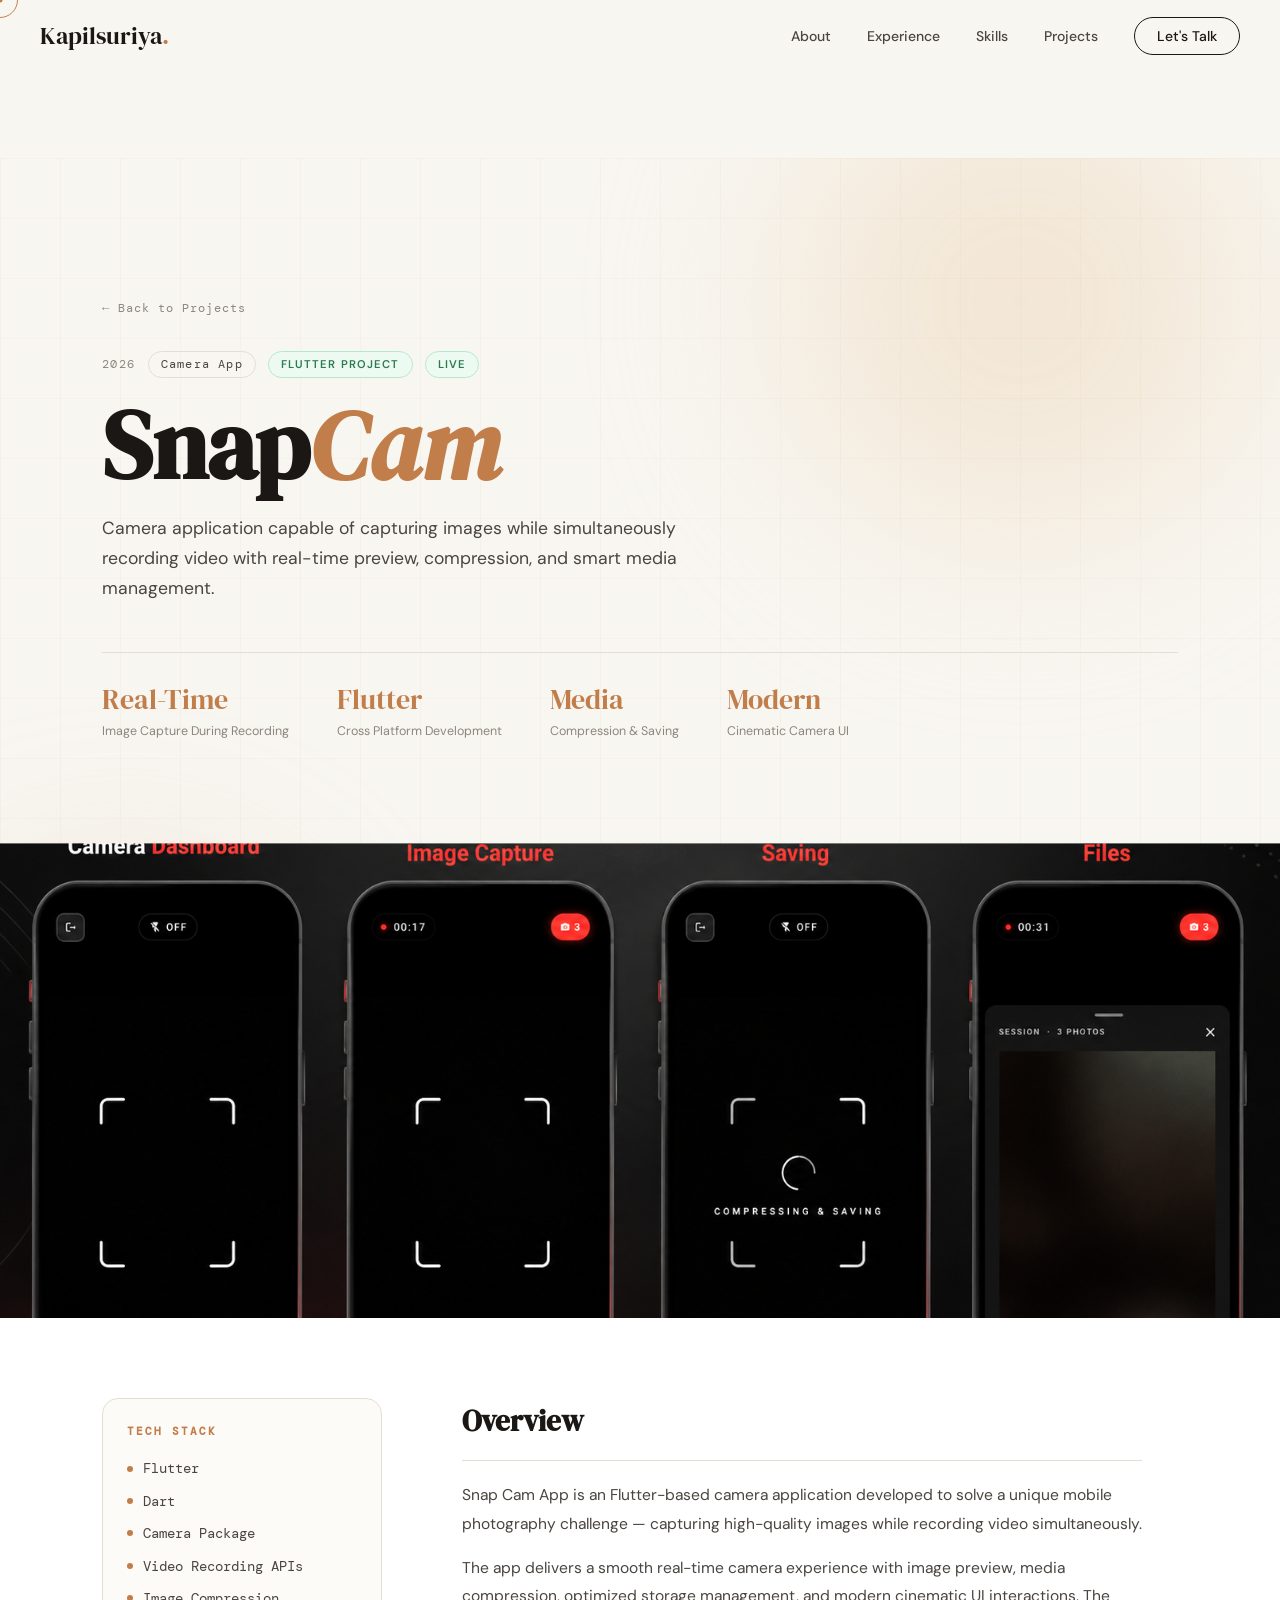
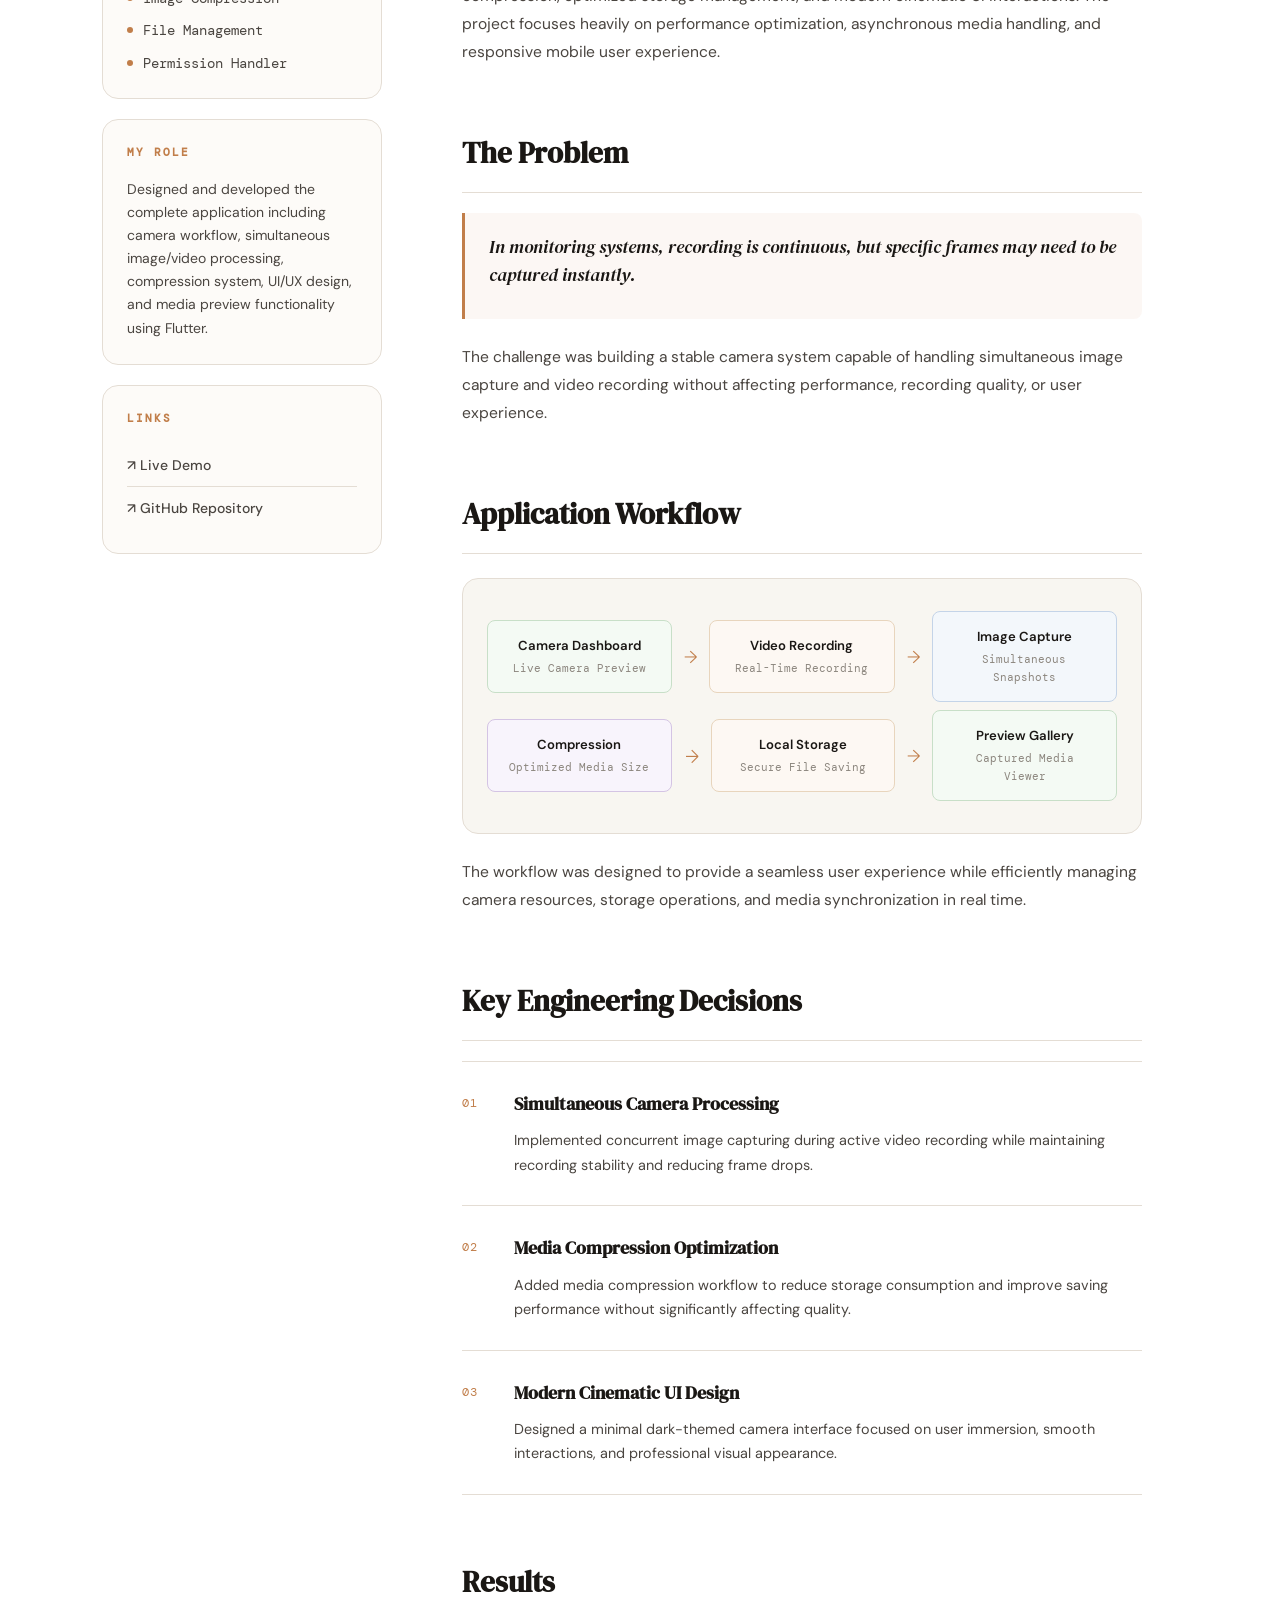
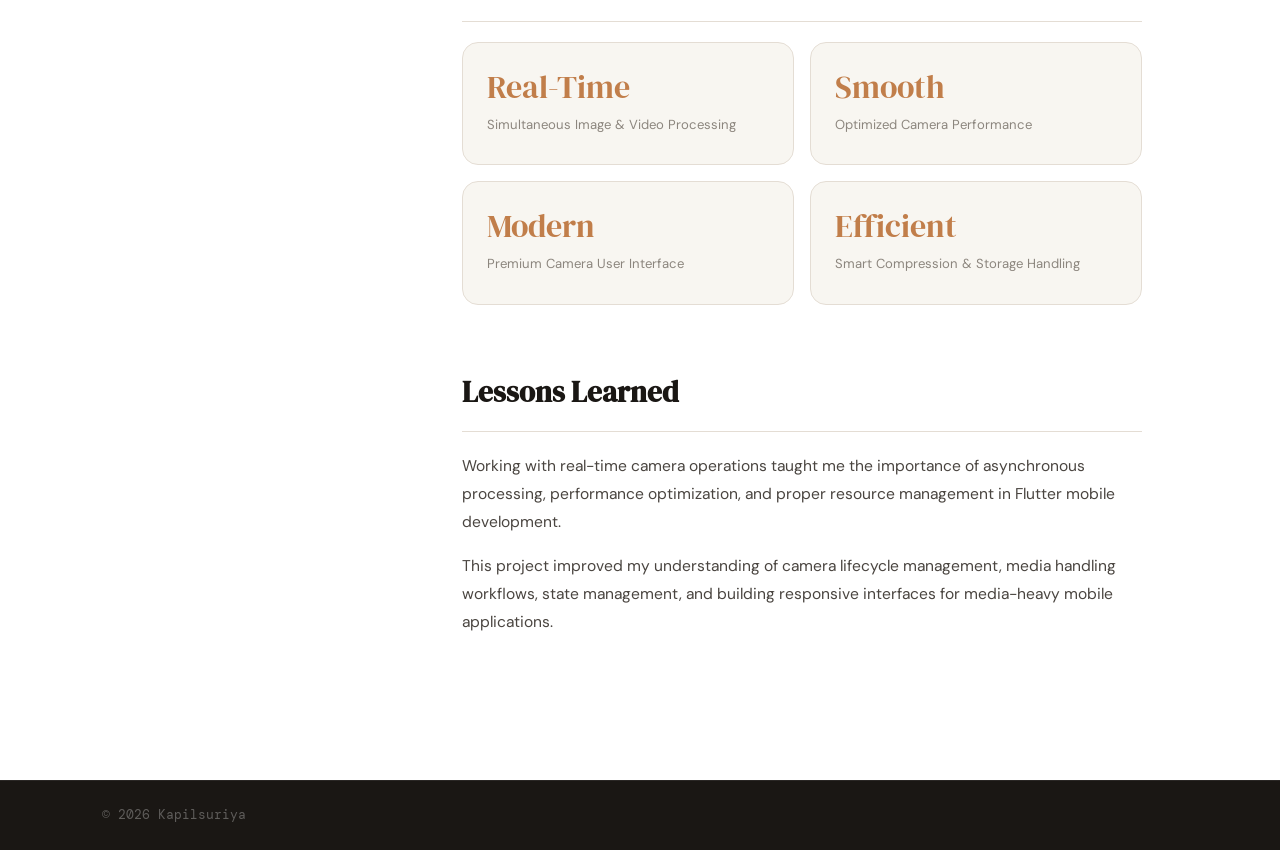
<file: snap_cam_app.html>
<!doctype html>
<html lang="en">
  <head>
    <meta charset="UTF-8" />
    <meta name="viewport" content="width=device-width, initial-scale=1.0" />

    <title>Snap Cam App — Kapilsuriya</title>

    <link rel="stylesheet" href="css/style.css" />
    <link rel="stylesheet" href="css/project.css" />

    <link rel="preconnect" href="https://fonts.googleapis.com" />
    <link rel="preconnect" href="https://fonts.gstatic.com" crossorigin />

    <link
      href="https://fonts.googleapis.com/css2?family=DM+Serif+Display:ital@0;1&family=DM+Sans:wght@300;400;500;600&family=DM+Mono:wght@400;500&display=swap"
      rel="stylesheet"
    />
  </head>

  <body>
    <div class="cursor" id="cursor"></div>
    <div class="cursor-dot" id="cursorDot"></div>
    <canvas id="trail"></canvas>

    <!-- NAVBAR -->
    <nav class="nav" id="nav">
      <a href="index.html" class="nav-logo"
        >Kapilsuriya<span class="dot">.</span></a
      >

      <ul class="nav-links">
        <li><a href="index.html#about">About</a></li>
        <li><a href="index.html#experience">Experience</a></li>
        <li><a href="index.html#skills">Skills</a></li>
        <li><a href="index.html#projects">Projects</a></li>
        <li><a href="index.html#contact" class="nav-cta">Let's Talk</a></li>
      </ul>

      <button class="nav-toggle" id="navToggle" aria-label="Menu">
        <span></span>
        <span></span>
      </button>
    </nav>

    <!-- MOBILE MENU -->
    <div class="mobile-menu" id="mobileMenu">
      <ul>
        <li><a href="index.html#about" class="mobile-link">About</a></li>
        <li>
          <a href="index.html#experience" class="mobile-link">Experience</a>
        </li>
        <li><a href="index.html#skills" class="mobile-link">Skills</a></li>
        <li><a href="index.html#projects" class="mobile-link">Projects</a></li>
        <li><a href="index.html#contact" class="mobile-link">Contact</a></li>
      </ul>
    </div>

    <!-- HERO -->
    <section class="pj-hero">
      <div class="pj-hero-bg">
        <div class="orb orb-1"></div>
        <div class="orb orb-2"></div>
        <div class="grid-overlay"></div>
      </div>

      <div class="container pj-hero-inner">
        <a href="index.html#projects" class="pj-back reveal">
          ← Back to Projects
        </a>

        <div class="pj-hero-meta reveal">
          <span class="pj-year">2026</span>
          <span class="pj-category">Camera App</span>
          <span class="pj-status pj-status--live">Flutter Project</span>
          <span class="pj-status pj-status--live">Live</span>
        </div>

        <h1 class="pj-title reveal">Snap<em>Cam</em></h1>

        <p class="pj-tagline reveal">
          Camera application capable of capturing images while simultaneously
          recording video with real-time preview, compression, and smart media
          management.
        </p>

        <div class="pj-hero-stats reveal">
          <div class="pj-stat">
            <span class="pj-stat-n">Real-Time</span>
            <span class="pj-stat-l">Image Capture During Recording</span>
          </div>

          <div class="pj-stat">
            <span class="pj-stat-n">Flutter</span>
            <span class="pj-stat-l">Cross Platform Development</span>
          </div>

          <div class="pj-stat">
            <span class="pj-stat-n">Media</span>
            <span class="pj-stat-l">Compression & Saving</span>
          </div>

          <div class="pj-stat">
            <span class="pj-stat-n">Modern</span>
            <span class="pj-stat-l">Cinematic Camera UI</span>
          </div>
        </div>
      </div>

      <!-- HERO IMAGE -->
      <div class="pj-hero-img-wrap reveal">
        <img
          src="assets/snap_cam_ui.png"
          alt="Snap Cam App UI"
          class="pj-hero-img"
        />
      </div>
    </section>

    <!-- MAIN CONTENT -->
    <main class="pj-main">
      <div class="container pj-layout">
        <!-- SIDEBAR -->
        <aside class="pj-sidebar">
          <!-- TECH STACK -->
          <div class="pj-sidebar-card reveal">
            <h4>Tech Stack</h4>

            <ul class="pj-tech-list">
              <li>
                <span class="pj-tech-dot"></span>
                Flutter
              </li>

              <li>
                <span class="pj-tech-dot"></span>
                Dart
              </li>

              <li>
                <span class="pj-tech-dot"></span>
                Camera Package
              </li>

              <li>
                <span class="pj-tech-dot"></span>
                Video Recording APIs
              </li>

              <li>
                <span class="pj-tech-dot"></span>
                Image Compression
              </li>

              <li>
                <span class="pj-tech-dot"></span>
                File Management
              </li>

              <li>
                <span class="pj-tech-dot"></span>
                Permission Handler
              </li>
            </ul>
          </div>

          <!-- ROLE -->
          <div class="pj-sidebar-card reveal">
            <h4>My Role</h4>

            <p>
              Designed and developed the complete application including camera
              workflow, simultaneous image/video processing, compression system,
              UI/UX design, and media preview functionality using Flutter.
            </p>
          </div>

          <!-- LINKS -->
          <div class="pj-sidebar-card reveal">
            <h4>Links</h4>

            <a href="#" class="pj-ext-link"> ↗ Live Demo </a>

            <a
              href="https://github.com/kapilsuriya23/SnapCam-App.git"
              class="pj-ext-link"
            >
              ↗ GitHub Repository
            </a>
          </div>
        </aside>

        <!-- CONTENT -->
        <article class="pj-content">
          <!-- OVERVIEW -->
          <section class="pj-section reveal">
            <h2>Overview</h2>

            <p>
              Snap Cam App is an Flutter-based camera application developed to
              solve a unique mobile photography challenge — capturing
              high-quality images while recording video simultaneously.
            </p>

            <p>
              The app delivers a smooth real-time camera experience with image
              preview, media compression, optimized storage management, and
              modern cinematic UI interactions. The project focuses heavily on
              performance optimization, asynchronous media handling, and
              responsive mobile user experience.
            </p>
          </section>

          <!-- PROBLEM -->
          <section class="pj-section reveal">
            <h2>The Problem</h2>

            <div class="pj-callout pj-callout--problem">
              <p>
                In monitoring systems, recording is continuous, but specific
                frames may need to be captured instantly.
              </p>
            </div>

            <p>
              The challenge was building a stable camera system capable of
              handling simultaneous image capture and video recording without
              affecting performance, recording quality, or user experience.
            </p>
          </section>

          <!-- WORKFLOW -->
          <section class="pj-section reveal">
            <h2>Application Workflow</h2>

            <div class="pj-arch-diagram">
              <div class="pj-arch-row">
                <div class="pj-arch-node pj-arch-node--source">
                  Camera Dashboard
                  <small>Live Camera Preview</small>
                </div>

                <div class="pj-arch-arrow">→</div>

                <div class="pj-arch-node pj-arch-node--stream">
                  Video Recording
                  <small>Real-Time Recording</small>
                </div>

                <div class="pj-arch-arrow">→</div>

                <div class="pj-arch-node pj-arch-node--process">
                  Image Capture
                  <small>Simultaneous Snapshots</small>
                </div>
              </div>

              <div class="pj-arch-row pj-arch-row--2">
                <div class="pj-arch-node pj-arch-node--store">
                  Compression
                  <small>Optimized Media Size</small>
                </div>

                <div class="pj-arch-arrow pj-arch-arrow--up">↑</div>

                <div class="pj-arch-node pj-arch-node--cache">
                  Local Storage
                  <small>Secure File Saving</small>
                </div>

                <div class="pj-arch-arrow">→</div>

                <div class="pj-arch-node pj-arch-node--ui">
                  Preview Gallery
                  <small>Captured Media Viewer</small>
                </div>
              </div>
            </div>

            <p>
              The workflow was designed to provide a seamless user experience
              while efficiently managing camera resources, storage operations,
              and media synchronization in real time.
            </p>
          </section>

          <!-- ENGINEERING -->
          <section class="pj-section reveal">
            <h2>Key Engineering Decisions</h2>

            <div class="pj-decisions">
              <!-- 1 -->
              <div class="pj-decision">
                <span class="pj-decision-num">01</span>

                <div>
                  <h4>Simultaneous Camera Processing</h4>

                  <p>
                    Implemented concurrent image capturing during active video
                    recording while maintaining recording stability and reducing
                    frame drops.
                  </p>
                </div>
              </div>

              <!-- 2 -->
              <div class="pj-decision">
                <span class="pj-decision-num">02</span>

                <div>
                  <h4>Media Compression Optimization</h4>

                  <p>
                    Added media compression workflow to reduce storage
                    consumption and improve saving performance without
                    significantly affecting quality.
                  </p>
                </div>
              </div>

              <!-- 3 -->
              <div class="pj-decision">
                <span class="pj-decision-num">03</span>

                <div>
                  <h4>Modern Cinematic UI Design</h4>

                  <p>
                    Designed a minimal dark-themed camera interface focused on
                    user immersion, smooth interactions, and professional visual
                    appearance.
                  </p>
                </div>
              </div>
            </div>
          </section>

          <!-- RESULTS -->
          <section class="pj-section reveal">
            <h2>Results</h2>

            <div class="pj-results-grid">
              <div class="pj-result-card">
                <span class="pj-result-n">Real-Time</span>
                <span class="pj-result-l">
                  Simultaneous Image & Video Processing
                </span>
              </div>

              <div class="pj-result-card">
                <span class="pj-result-n">Smooth</span>
                <span class="pj-result-l"> Optimized Camera Performance </span>
              </div>

              <div class="pj-result-card">
                <span class="pj-result-n">Modern</span>
                <span class="pj-result-l"> Premium Camera User Interface </span>
              </div>

              <div class="pj-result-card">
                <span class="pj-result-n">Efficient</span>
                <span class="pj-result-l">
                  Smart Compression & Storage Handling
                </span>
              </div>
            </div>
          </section>

          <!-- LEARNINGS -->
          <section class="pj-section reveal">
            <h2>Lessons Learned</h2>

            <p>
              Working with real-time camera operations taught me the importance
              of asynchronous processing, performance optimization, and proper
              resource management in Flutter mobile development.
            </p>

            <p>
              This project improved my understanding of camera lifecycle
              management, media handling workflows, state management, and
              building responsive interfaces for media-heavy mobile
              applications.
            </p>
          </section>
        </article>
      </div>
    </main>

    <!-- FOOTER -->
    <footer class="footer">
      <div class="container">
        <span>© 2026 Kapilsuriya</span>
      </div>
    </footer>

    <!-- SCRIPTS -->
    <script src="js/main.js"></script>
    <script src="js/project.js"></script>
  </body>
</html>
</file>
<file: css/style.css>
/* ============================================================
   DESIGN TOKENS
   ============================================================ */
:root {
  --c-bg:        #F8F6F1;
  --c-surface:   #FFFFFF;
  --c-ink:       #1A1714;
  --c-ink-2:     #4A4540;
  --c-ink-3:     #8C867E;
  --c-accent:    #C17E4A;
  --c-accent-2:  #E8D5BD;
  --c-border:    #E4DDD4;
  --c-card:      #FDFBF8;

  --f-display:   'DM Serif Display', Georgia, serif;
  --f-body:      'DM Sans', system-ui, sans-serif;
  --f-mono:      'DM Mono', 'Courier New', monospace;

  --ease:        cubic-bezier(0.25, 0.46, 0.45, 0.94);
  --ease-spring: cubic-bezier(0.34, 1.56, 0.64, 1);

  --nav-h:       72px;
  --max-w:       1140px;
  --radius:      16px;
  --radius-sm:   8px;
}

/* ============================================================
   RESET & BASE
   ============================================================ */
*, *::before, *::after { box-sizing: border-box; margin: 0; padding: 0; }

html {
  scroll-behavior: smooth;
  font-size: 16px;
  -webkit-font-smoothing: antialiased;
}

body {
  background: var(--c-bg);
  color: var(--c-ink);
  font-family: var(--f-body);
  font-weight: 400;
  line-height: 1.6;
  overflow-x: hidden;
  cursor: none;
}

img { display: block; max-width: 100%; }
a  { text-decoration: none; color: inherit; }
ul { list-style: none; }

/* ============================================================
   CUSTOM CURSOR
   ============================================================ */
.cursor {
  position: fixed;
  width: 36px; height: 36px;
  border: 1.5px solid var(--c-accent);
  border-radius: 50%;
  pointer-events: none;
  z-index: 9999;
  transform: translate(-50%, -50%);
  transition: width 0.25s var(--ease), height 0.25s var(--ease), border-color 0.25s var(--ease), background 0.25s var(--ease);
  will-change: transform;
}
.cursor-dot {
  position: fixed;
  width: 5px; height: 5px;
  background: var(--c-accent);
  border-radius: 50%;
  pointer-events: none;
  z-index: 9999;
  transform: translate(-50%, -50%);
  transition: transform 0.05s linear;
}
body.cursor-hover .cursor {
  width: 60px; height: 60px;
  background: rgba(193, 126, 74, 0.08);
  border-color: var(--c-accent);
}

/* ============================================================
   SCROLL REVEAL
   ============================================================ */
.reveal {
  transform: translateY(28px);
  transition: opacity 0.7s var(--ease), transform 0.7s var(--ease);
}
.reveal.visible {
  opacity: 1;
  transform: translateY(0);
}

/* ============================================================
   LAYOUT
   ============================================================ */
.container {
  max-width: var(--max-w);
  margin: 0 auto;
  padding: 0 32px;
}
.section {
  padding: 120px 0;
}

/* ============================================================
   TYPOGRAPHY SYSTEM
   ============================================================ */
.section-label {
  font-family: var(--f-mono);
  font-size: 0.75rem;
  letter-spacing: 0.18em;
  text-transform: uppercase;
  color: var(--c-accent);
  margin-bottom: 16px;
}
.section-title {
  font-family: var(--f-display);
  font-size: clamp(2.4rem, 5vw, 3.6rem);
  line-height: 1.1;
  color: var(--c-ink);
  margin-bottom: 12px;
}
.section-title em {
  font-style: italic;
  color: var(--c-accent);
}

/* ============================================================
   BUTTONS
   ============================================================ */
.btn {
  display: inline-flex;
  align-items: center;
  gap: 8px;
  padding: 14px 28px;
  border-radius: 100px;
  font-family: var(--f-body);
  font-size: 0.925rem;
  font-weight: 500;
  letter-spacing: 0.02em;
  transition: all 0.3s var(--ease);
  cursor: none;
}
.btn-primary {
  background: var(--c-ink);
  color: var(--c-bg);
  border: 1.5px solid var(--c-ink);
}
.btn-primary:hover {
  background: var(--c-accent);
  border-color: var(--c-accent);
  transform: translateY(-2px);
  box-shadow: 0 12px 32px rgba(193,126,74,0.25);
}
.btn-ghost {
  background: transparent;
  color: var(--c-ink);
  border: 1.5px solid var(--c-border);
}
.btn-ghost:hover {
  border-color: var(--c-ink);
  transform: translateY(-2px);
}
.btn-outline {
  background: transparent;
  color: var(--c-accent);
  border: 1.5px solid var(--c-accent);
}
.btn-outline:hover {
  background: var(--c-accent);
  color: white;
  transform: translateY(-2px);
}

/* ============================================================
   NAV
   ============================================================ */
.nav {
  position: fixed;
  top: 0; left: 0; right: 0;
  height: var(--nav-h);
  display: flex;
  align-items: center;
  justify-content: space-between;
  padding: 0 40px;
  z-index: 100;
  transition: background 0.4s var(--ease), box-shadow 0.4s var(--ease);
}
.nav.scrolled {
  background: rgba(248,246,241,0.92);
  backdrop-filter: blur(16px);
  -webkit-backdrop-filter: blur(16px);
  box-shadow: 0 1px 0 var(--c-border);
}
.nav-logo {
  font-family: var(--f-display);
  font-size: 1.5rem;
  color: var(--c-ink);
}
.nav-logo .dot { color: var(--c-accent); }
.nav-links {
  display: flex;
  align-items: center;
  gap: 36px;
}
.nav-links a {
  font-size: 0.875rem;
  font-weight: 500;
  color: var(--c-ink-2);
  transition: color 0.2s;
  position: relative;
}
.nav-links a::after {
  content: '';
  position: absolute;
  bottom: -2px; left: 0;
  width: 0; height: 1.5px;
  background: var(--c-accent);
  transition: width 0.3s var(--ease);
}
.nav-links a:hover { color: var(--c-ink); }
.nav-links a:hover::after { width: 100%; }
.nav-cta {
  padding: 9px 22px !important;
  border: 1.5px solid var(--c-ink) !important;
  border-radius: 100px;
  color: var(--c-ink) !important;
  transition: all 0.3s var(--ease) !important;
}
.nav-cta::after { display: none !important; }
.nav-cta:hover {
  background: var(--c-ink) !important;
  color: var(--c-bg) !important;
}
.nav-toggle {
  display: none;
  flex-direction: column;
  gap: 6px;
  background: none;
  border: none;
  cursor: none;
  padding: 4px;
}
.nav-toggle span {
  display: block;
  width: 24px; height: 1.5px;
  background: var(--c-ink);
  transition: all 0.3s var(--ease);
  transform-origin: center;
}
.nav-toggle.open span:first-child { transform: rotate(45deg) translate(5px, 5px); }
.nav-toggle.open span:last-child  { transform: rotate(-45deg) translate(5px, -5px); }

/* ============================================================
   MOBILE MENU
   ============================================================ */
.mobile-menu {
  position: fixed;
  inset: 0;
  background: var(--c-surface);
  z-index: 90;
  display: flex;
  align-items: center;
  justify-content: center;
  opacity: 0;
  pointer-events: none;
  transition: opacity 0.4s var(--ease);
}
.mobile-menu.open {
  opacity: 1;
  pointer-events: all;
}
.mobile-menu ul {
  display: flex;
  flex-direction: column;
  align-items: center;
  gap: 32px;
}
.mobile-menu a {
  font-family: var(--f-display);
  font-size: 2.2rem;
  color: var(--c-ink);
  transition: color 0.2s;
}
.mobile-menu a:hover { color: var(--c-accent); }

/* ============================================================
   HERO
   ============================================================ */
.hero {
  min-height: 100svh;
  display: flex;
  align-items: center;
  position: relative;
  overflow: hidden;
  padding-top: var(--nav-h);
}
.hero-bg {
  position: absolute;
  inset: 0;
  pointer-events: none;
}
.orb {
  position: absolute;
  border-radius: 50%;
  filter: blur(90px);
  opacity: 0.4;
  animation: orbFloat 12s ease-in-out infinite alternate;
}
.orb-1 {
  width: 520px; height: 520px;
  background: radial-gradient(circle, #E8C9A0, #F4E8D8);
  top: -10%; right: 0%;
}
.orb-2 {
  width: 380px; height: 380px;
  background: radial-gradient(circle, #D4B896, #E8D5BD);
  bottom: 5%; left: -5%;
  animation-delay: -6s;
}
@keyframes orbFloat {
  from { transform: translate(0, 0) scale(1); }
  to   { transform: translate(30px, -30px) scale(1.08); }
}
.grid-overlay {
  position: absolute;
  inset: 0;
  background-image:
    linear-gradient(rgba(193,126,74,0.045) 1px, transparent 1px),
    linear-gradient(90deg, rgba(193,126,74,0.045) 1px, transparent 1px);
  background-size: 60px 60px;
}
.hero-content {
  position: relative;
  max-width: var(--max-w);
  margin: 0 auto;
  padding: 0 32px;
  z-index: 2;
}
.hero-eyebrow {
  font-family: var(--f-mono);
  font-size: 0.8rem;
  letter-spacing: 0.2em;
  text-transform: uppercase;
  color: var(--c-accent);
  margin-bottom: 24px;
}
.hero-title {
  font-family: var(--f-display);
  font-size: 70px;
  line-height: 1.0;
  color: var(--c-ink);
  margin-bottom: 28px;
  max-width: 780px;
}
.hero-title em {
  font-style: italic;
  color: var(--c-accent);
  font-size: clamp(3rem, 8vw, 6.5rem);
}
.hero-sub {
  font-size: 1.125rem;
  color: var(--c-ink-2);
  max-width: 500px;
  line-height: 1.7;
  margin-bottom: 44px;
}
.hero-actions {
  display: flex;
  gap: 16px;
  flex-wrap: wrap;
}
.hero-scroll {
  position: absolute;
  bottom: 40px;
  left: 50%;
  transform: translateX(-50%);
  display: flex;
  flex-direction: column;
  align-items: center;
  gap: 12px;
  color: var(--c-ink-3);
  font-family: var(--f-mono);
  font-size: 0.7rem;
  letter-spacing: 0.15em;
  text-transform: uppercase;
}
.scroll-line {
  width: 1px;
  height: 48px;
  background: linear-gradient(to bottom, var(--c-ink-3), transparent);
  animation: scrollPulse 2s ease-in-out infinite;
}
@keyframes scrollPulse {
  0%, 100% { opacity: 0.3; transform: scaleY(1); }
  50%       { opacity: 1;   transform: scaleY(1.2); transform-origin: top; }
}
.reveal:nth-child(1) { transition-delay: 0.1s; }
.reveal:nth-child(2) { transition-delay: 0.2s; }
.reveal:nth-child(3) { transition-delay: 0.3s; }
.reveal:nth-child(4) { transition-delay: 0.4s; }

/* ============================================================
   ABOUT
   ============================================================ */
.about { background: var(--c-surface); }
.about-grid {
  display: grid;
  grid-template-columns: 1fr 1fr;
  gap: 80px;
  align-items: center;
}
.about-image-wrap {
  position: relative;
}
.about-image-frame {
  border-radius: var(--radius);
  overflow: hidden;
  aspect-ratio: 4/5;
  background: var(--c-accent-2);
}
.about-image {
  width: 100%; height: 100%;
  object-fit: cover;
  transition: transform 0.6s var(--ease);
}
.about-image-frame:hover .about-image {
  transform: scale(1.04);
}
.about-badge {
  position: absolute;
  bottom: -24px; right: -24px;
  background: var(--c-ink);
  color: white;
  padding: 24px 28px;
  border-radius: var(--radius);
  text-align: center;
  box-shadow: 0 20px 60px rgba(0,0,0,0.15);
}
.badge-number {
  display: block;
  font-family: var(--f-display);
  font-size: 2.4rem;
  line-height: 1;
  color: var(--c-accent-2);
}
.badge-label {
  font-size: 0.75rem;
  color: rgba(255,255,255,0.65);
  line-height: 1.4;
}
.about-body {
  color: var(--c-ink-2);
  margin-bottom: 10px;
  line-height: 1.75;
}
.about-stats {
  display: flex;
  gap: 40px;
  margin: 2px 0;
  padding: 2px 0;
  border-top: 1px solid var(--c-border);
  border-bottom: 1px solid var(--c-border);
}
.stat-n {
  display: block;
  font-family: var(--f-display);
  font-size: 2rem;
  color: var(--c-accent);
}
.stat-l {
  font-size: 0.8rem;
  color: var(--c-ink-3);
  line-height: 1.4;
}

/* ============================================================
   EXPERIENCE
   ============================================================ */
.experience { background: var(--c-bg); }
.timeline {
  display: flex;
  flex-direction: column;
  gap: 0;
}
.timeline-item {
  display: grid;
  grid-template-columns: 200px 1fr;
  gap: 48px;
  padding: 40px 0;
  border-bottom: 1px solid var(--c-border);
  position: relative;
  transition: background 0.3s;
}
.timeline-item:first-child { border-top: 1px solid var(--c-border); }
.timeline-meta {
  padding-top: 4px;
}
.timeline-date {
  display: block;
  font-family: var(--f-mono);
  font-size: 0.8rem;
  color: var(--c-ink-3);
  margin-bottom: 10px;
}
.timeline-tag {
  display: inline-block;
  padding: 3px 10px;
  background: var(--c-accent-2);
  color: var(--c-accent);
  border-radius: 100px;
  font-size: 0.7rem;
  font-weight: 600;
  letter-spacing: 0.05em;
}
.timeline-role {
  font-family: var(--f-display);
  font-size: 1.4rem;
  margin-bottom: 4px;
}
.timeline-company {
  font-size: 0.925rem;
  font-weight: 600;
  color: var(--c-accent);
  margin-bottom: 16px;
}
.timeline-company span {
  font-weight: 400;
  color: var(--c-ink-3);
}
.timeline-desc {
  color: var(--c-ink-2);
  line-height: 1.7;
  margin-bottom: 20px;
}
.timeline-tags {
  display: flex;
  flex-wrap: wrap;
  gap: 8px;
}
.timeline-tags span {
  padding: 4px 12px;
  background: var(--c-bg);
  border: 1px solid var(--c-border);
  border-radius: 100px;
  font-size: 0.78rem;
  font-family: var(--f-mono);
  color: var(--c-ink-2);
  transition: border-color 0.2s, color 0.2s;
}
.timeline-item:hover .timeline-tags span {
  border-color: var(--c-accent);
  color: var(--c-accent);
}

/* ============================================================
   SKILLS
   ============================================================ */
.skills { background: var(--c-surface); }
.skills-grid {
  display: grid;
  grid-template-columns: repeat(3, 1fr);
  gap: 24px;
}
.skill-card {
  background: var(--c-card);
  border: 1px solid var(--c-border);
  border-radius: var(--radius);
  padding: 36px 28px;
  transition: transform 0.3s var(--ease), box-shadow 0.3s var(--ease), border-color 0.3s;
}
.skill-card:hover {
  transform: translateY(-6px);
  box-shadow: 0 24px 64px rgba(0,0,0,0.07);
  border-color: var(--c-accent-2);
}
.skill-icon {
  font-size: 1.5rem;
  color: var(--c-accent);
  margin-bottom: 20px;
}
.skill-card h3 {
  font-family: var(--f-display);
  font-size: 1.2rem;
  margin-bottom: 16px;
}
.skill-card ul {
  display: flex;
  flex-direction: column;
  gap: 10px;
}
.skill-card li {
  font-size: 0.88rem;
  color: var(--c-ink-2);
  padding-left: 14px;
  position: relative;
}
.skill-card li::before {
  content: '—';
  position: absolute;
  left: 0;
  color: var(--c-accent);
  font-size: 0.7rem;
}

/* ============================================================
   PROJECTS
   ============================================================ */
.projects { background: var(--c-bg); }
.projects-grid {
  display: grid;
  grid-template-columns: repeat(2, 1fr);
  gap: 24px;
}
.project-card--featured {
  grid-column: 1 / -1;
  display: grid;
  grid-template-columns: 1.2fr 1fr;
}
.project-card {
  background: var(--c-surface);
  border-radius: var(--radius);
  overflow: hidden;
  border: 1px solid var(--c-border);
  transition: transform 0.35s var(--ease), box-shadow 0.35s var(--ease);
}
.project-card:hover {
  transform: translateY(-6px);
  box-shadow: 0 28px 72px rgba(0,0,0,0.09);
}
.project-img-wrap {
  position: relative;
  overflow: hidden;
  aspect-ratio: 16/10;
}
.project-card--featured .project-img-wrap {
  aspect-ratio: auto;
  height: 100%;
}
.project-img {
  width: 100%; height: 100%;
  object-fit: cover;
  transition: transform 0.55s var(--ease);
}
.project-card:hover .project-img { transform: scale(1.05); }
.project-overlay {
  position: absolute;
  inset: 0;
  background: rgba(26,23,20,0.45);
  display: flex;
  align-items: center;
  justify-content: center;
  opacity: 0;
  transition: opacity 0.3s var(--ease);
}
.project-card:hover .project-overlay { opacity: 1; }
.project-link {
  color: white;
  font-weight: 500;
  font-size: 0.925rem;
  padding: 12px 24px;
  border: 1.5px solid white;
  border-radius: 100px;
  transition: background 0.25s, color 0.25s;
}
.project-link:hover {
  background: white;
  color: var(--c-ink);
}
.project-info {
  padding: 28px 32px;
}
.project-card--featured .project-info {
  display: flex;
  flex-direction: column;
  justify-content: center;
  padding: 48px;
}
.project-year {
  font-family: var(--f-mono);
  font-size: 0.72rem;
  color: var(--c-ink-3);
  letter-spacing: 0.12em;
}
.project-title {
  font-family: var(--f-display);
  font-size: 1.5rem;
  margin: 8px 0 12px;
}
.project-card--featured .project-title { font-size: 2rem; }
.project-desc {
  font-size: 0.9rem;
  color: var(--c-ink-2);
  line-height: 1.65;
  margin-bottom: 20px;
}
.project-tech {
  display: flex;
  flex-wrap: wrap;
  gap: 8px;
}
.project-tech span {
  padding: 4px 12px;
  background: var(--c-bg);
  border: 1px solid var(--c-border);
  border-radius: 100px;
  font-size: 0.75rem;
  font-family: var(--f-mono);
  color: var(--c-ink-2);
}

/* ============================================================
   TESTIMONIALS
   ============================================================ */
.testimonials { background: var(--c-surface); }
.testimonials-grid {
  display: grid;
  grid-template-columns: repeat(3, 1fr);
  gap: 24px;
}
.testimonial-card {
  background: var(--c-card);
  border: 1px solid var(--c-border);
  border-radius: var(--radius);
  padding: 36px 32px;
  position: relative;
  transition: transform 0.3s var(--ease), box-shadow 0.3s var(--ease);
}
.testimonial-card:hover {
  transform: translateY(-4px);
  box-shadow: 0 20px 56px rgba(0,0,0,0.07);
}
.testimonial-card::before {
  content: '\201C';
  font-family: var(--f-display);
  font-size: 5rem;
  color: var(--c-accent-2);
  line-height: 1;
  position: absolute;
  top: 16px; left: 24px;
}
.testimonial-quote {
  font-size: 0.92rem;
  color: var(--c-ink-2);
  line-height: 1.75;
  margin-bottom: 28px;
  padding-top: 32px;
}
.testimonial-author {
  display: flex;
  align-items: center;
  gap: 14px;
}
.testimonial-author img {
  width: 44px; height: 44px;
  border-radius: 50%;
  object-fit: cover;
}
.testimonial-author strong {
  display: block;
  font-size: 0.9rem;
  font-weight: 600;
}
.testimonial-author span {
  font-size: 0.78rem;
  color: var(--c-ink-3);
}

/* ============================================================
   CONTACT
   ============================================================ */
.contact {
  background: var(--c-ink);
  padding: 140px 0;
}
.contact-inner {
  max-width: 680px;
}
.contact .section-label { color: var(--c-accent-2); }
.contact-title {
  font-family: var(--f-display);
  font-size: clamp(2.6rem, 5vw, 4rem);
  color: white;
  line-height: 1.1;
  margin-bottom: 24px;
}
.contact-title em { color: var(--c-accent-2); }
.contact-sub {
  font-size: 1rem;
  color: rgba(255,255,255,0.55);
  margin-bottom: 48px;
}
.contact-email {
  display: inline-block;
  font-family: var(--f-display);
  font-size: clamp(1.4rem, 3vw, 2.2rem);
  color: white;
  margin-bottom: 48px;
  position: relative;
  transition: color 0.25s;
}
.contact-email::after {
  content: '';
  position: absolute;
  bottom: -4px; left: 0;
  width: 0; height: 2px;
  background: var(--c-accent);
  transition: width 0.4s var(--ease);
}
.contact-email:hover { color: var(--c-accent-2); }
.contact-email:hover::after { width: 100%; }
.contact-links {
  display: flex;
  gap: 32px;
  flex-wrap: wrap;
}
.social-link {
  font-size: 0.875rem;
  font-weight: 500;
  color: rgba(255,255,255,0.5);
  transition: color 0.2s;
  position: relative;
}
.social-link::after {
  content: '';
  position: absolute;
  bottom: -2px; left: 0;
  width: 0; height: 1px;
  background: var(--c-accent);
  transition: width 0.3s var(--ease);
}
.social-link:hover { color: rgba(255,255,255,0.9); }
.social-link:hover::after { width: 100%; }

/* ============================================================
   FOOTER
   ============================================================ */
.footer {
  background: var(--c-ink);
  border-top: 1px solid rgba(255,255,255,0.07);
  padding: 24px 0;
}
.footer .container {
  display: flex;
  justify-content: space-between;
  align-items: center;
  font-size: 0.8rem;
  color: rgba(255,255,255,0.3);
  font-family: var(--f-mono);
}

/* ============================================================
   ACHIEVEMENTS
   ============================================================ */
.achievements { background: var(--c-bg); }

.ach-grid {
  display: grid;
  grid-template-columns: repeat(2, 1fr);
  gap: 24px;
}

.ach-card {
  background: var(--c-surface);
  border: 1px solid var(--c-border);
  border-radius: var(--radius);
  padding: 36px 32px;
  display: flex;
  gap: 24px;
  align-items: flex-start;
  transition: transform 0.3s var(--ease), box-shadow 0.3s var(--ease), border-color 0.3s;
}
.ach-card:hover {
  transform: translateY(-5px);
  box-shadow: 0 20px 56px rgba(0,0,0,0.07);
  border-color: var(--c-accent-2);
}
.ach-card--featured {
  grid-column: 1 / -1;
  background: var(--c-ink);
  border-color: transparent;
}
.ach-card--featured .ach-tag    { background: rgba(255,255,255,0.1); color: var(--c-accent-2); }
.ach-card--featured .ach-title  { color: white; }
.ach-card--featured .ach-desc   { color: rgba(255,255,255,0.55); }
.ach-card--featured .ach-year   { color: rgba(255,255,255,0.35); }
.ach-card--featured .ach-icon   { color: var(--c-accent-2); }
.ach-card--featured .ach-badge  {
  background: rgba(193,126,74,0.2);
  color: var(--c-accent-2);
  border-color: rgba(193,126,74,0.3);
}
.ach-card--accent {
  border-color: var(--c-accent-2);
  background: #FDFAF6;
}

.ach-icon-wrap {
  flex-shrink: 0;
  width: 48px; height: 48px;
  border-radius: 12px;
  background: var(--c-accent-2);
  display: flex;
  align-items: center;
  justify-content: center;
}
.ach-card--featured .ach-icon-wrap { background: rgba(255,255,255,0.08); }
.ach-icon {
  font-size: 1.3rem;
  color: var(--c-accent);
}

.ach-body { flex: 1; }

.ach-tag {
  display: inline-block;
  font-family: var(--f-mono);
  font-size: 0.68rem;
  letter-spacing: 0.14em;
  text-transform: uppercase;
  color: var(--c-accent);
  background: var(--c-accent-2);
  padding: 3px 10px;
  border-radius: 100px;
  margin-bottom: 12px;
}

.ach-title {
  font-family: var(--f-display);
  font-size: 1.3rem;
  color: var(--c-ink);
  margin-bottom: 10px;
  line-height: 1.2;
}

.ach-desc {
  font-size: 0.875rem;
  color: var(--c-ink-2);
  line-height: 1.7;
  margin-bottom: 20px;
}

.ach-meta {
  display: flex;
  align-items: center;
  gap: 12px;
  flex-wrap: wrap;
}

.ach-badge {
  font-family: var(--f-mono);
  font-size: 0.72rem;
  padding: 4px 12px;
  border: 1px solid var(--c-accent-2);
  border-radius: 100px;
  color: var(--c-accent);
  background: var(--c-accent-2);
}

.ach-year {
  font-family: var(--f-mono);
  font-size: 0.75rem;
  color: var(--c-ink-3);
}

.ach-stat-row {
  display: flex;
  align-items: center;
  gap: 20px;
}
.ach-stat-n {
  display: block;
  font-family: var(--f-display);
  font-size: 1.6rem;
  color: var(--c-accent);
  line-height: 1;
  margin-bottom: 2px;
}
.ach-stat-l {
  font-size: 0.75rem;
  color: var(--c-ink-3);
}
.ach-divider {
  width: 1px;
  height: 36px;
  background: var(--c-border);
}

/* ── Scorecard button ─────────────────────────────────────── */
.ach-scorecard-btn {
  font-family: var(--f-mono);
  font-size: 0.72rem;
  padding: 5px 14px;
  border: 1.5px solid rgba(193,126,74,0.5);
  border-radius: 100px;
  color: var(--c-accent-2);
  background: rgba(193,126,74,0.12);
  cursor: none;
  transition: background 0.2s, border-color 0.2s;
  letter-spacing: 0.06em;
}
.ach-scorecard-btn:hover {
  background: rgba(193,126,74,0.25);
  border-color: var(--c-accent-2);
}

/* ── Scorecard Modal ──────────────────────────────────────── */
.scorecard-backdrop {
  position: fixed;
  inset: 0;
  background: rgba(26,23,20,0.75);
  backdrop-filter: blur(8px);
  -webkit-backdrop-filter: blur(8px);
  z-index: 10000;
  display: flex;
  align-items: center;
  justify-content: center;
  padding: 24px;
  opacity: 0;
  pointer-events: none;
  transition: opacity 0.3s var(--ease);
}
.scorecard-backdrop.open {
  opacity: 1;
  pointer-events: all;
}
.scorecard-modal {
  background: var(--c-surface);
  border-radius: var(--radius);
  overflow: hidden;
  width: 100%;
  max-width: 680px;
  box-shadow: 0 40px 100px rgba(0,0,0,0.3);
  transform: translateY(24px) scale(0.97);
  transition: transform 0.35s var(--ease-spring);
}
.scorecard-backdrop.open .scorecard-modal {
  transform: translateY(0) scale(1);
}
.scorecard-header {
  display: flex;
  justify-content: space-between;
  align-items: center;
  padding: 18px 24px;
  border-bottom: 1px solid var(--c-border);
  font-family: var(--f-mono);
  font-size: 0.8rem;
  letter-spacing: 0.1em;
  color: var(--c-ink-2);
}
.scorecard-close {
  background: none;
  border: none;
  font-size: 1rem;
  color: var(--c-ink-3);
  cursor: none;
  padding: 4px 8px;
  border-radius: 6px;
  transition: background 0.2s, color 0.2s;
}
.scorecard-close:hover {
  background: var(--c-bg);
  color: var(--c-ink);
}
.scorecard-body {
  padding: 24px;
  background: var(--c-bg);
  min-height: 200px;
  display: flex;
  align-items: center;
  justify-content: center;
}
.scorecard-img {
  width: 100%;
  border-radius: var(--radius-sm);
  box-shadow: 0 8px 32px rgba(0,0,0,0.1);
}
.scorecard-footer {
  padding: 16px 24px;
  border-top: 1px solid var(--c-border);
  display: flex;
  justify-content: flex-end;
}
.scorecard-download {
  font-family: var(--f-mono);
  font-size: 0.78rem;
  color: var(--c-accent);
  padding: 8px 18px;
  border: 1.5px solid var(--c-accent-2);
  border-radius: 100px;
  transition: background 0.2s, color 0.2s;
}
.scorecard-download:hover {
  background: var(--c-accent);
  color: white;
  border-color: var(--c-accent);
}

/* ── Achievements Responsive ──────────────────────────────── */
@media (max-width: 640px) {
  .ach-grid { grid-template-columns: 1fr; }
  .ach-card--featured { grid-column: 1; }
  .ach-card { flex-direction: column; gap: 16px; }
  .ach-meta { flex-direction: column; align-items: flex-start; }
}

/* ============================================================
   RESPONSIVE
   ============================================================ */
@media (max-width: 1024px) {
  .skills-grid { grid-template-columns: repeat(2, 1fr); }
  .about-grid  { grid-template-columns: 1fr; gap: 60px; }
  .about-image-wrap { max-width: 440px; }
}

@media (max-width: 768px) {
  .section { padding: 80px 0; }
  .nav-links { display: none; }
  .nav-toggle { display: flex; }
  .hero-title { font-size: clamp(2.5rem, 10vw, 3.8rem); }
  .projects-grid { grid-template-columns: 1fr; }
  .project-card--featured { grid-column: 1; display: block; }
  .testimonials-grid { grid-template-columns: 1fr; }
  .timeline-item { grid-template-columns: 1fr; gap: 12px; }
  .about-badge { right: 0; }
}

@media (max-width: 480px) {
  .container { padding: 0 20px; }
  .skills-grid { grid-template-columns: 1fr; }
  .about-stats { flex-direction: column; gap: 24px; }
  .nav { padding: 0 20px; }
}
</file>
<file: css/project.css>
/* ============================================================
   PROJECT DETAIL PAGE — project.css
   Extends style.css (load both)
   ============================================================ */

/* ── Project Hero ─────────────────────────────────────────── */
.pj-hero {
  padding-top: var(--nav-h);
  background: var(--c-bg);
  overflow: hidden;
  position: relative;
}
.pj-hero-inner {
  padding-top: 64px;
  padding-bottom: 56px;
  position: relative;
  z-index: 2;
}
.pj-back {
  display: inline-flex;
  align-items: center;
  gap: 6px;
  font-family: var(--f-mono);
  font-size: 0.78rem;
  letter-spacing: 0.08em;
  color: var(--c-ink-3);
  margin-bottom: 32px;
  transition: color 0.2s;
}
.pj-back:hover { color: var(--c-accent); }

.pj-hero-meta {
  display: flex;
  align-items: center;
  gap: 12px;
  margin-bottom: 20px;
  flex-wrap: wrap;
}
.pj-year {
  font-family: var(--f-mono);
  font-size: 0.75rem;
  color: var(--c-ink-3);
  letter-spacing: 0.12em;
}
.pj-category {
  font-family: var(--f-mono);
  font-size: 0.75rem;
  letter-spacing: 0.1em;
  color: var(--c-ink-2);
  padding: 3px 12px;
  border: 1px solid var(--c-border);
  border-radius: 100px;
}
.pj-status {
  font-size: 0.7rem;
  font-weight: 600;
  letter-spacing: 0.1em;
  text-transform: uppercase;
  padding: 4px 12px;
  border-radius: 100px;
}
.pj-status--live {
  background: #EDFAF2;
  color: #2D7A4F;
  border: 1px solid #B5E8CB;
}
.pj-status--oss {
  background: var(--c-accent-2);
  color: var(--c-accent);
  border: 1px solid #DFC4A0;
}

.pj-title {
  font-family: var(--f-display);
  font-size: clamp(3rem, 8vw, 6rem);
  line-height: 1.0;
  color: var(--c-ink);
  margin-bottom: 20px;
}
.pj-title em { color: var(--c-accent); font-style: italic; }

.pj-tagline {
  font-size: 1.1rem;
  color: var(--c-ink-2);
  max-width: 580px;
  line-height: 1.7;
  margin-bottom: 48px;
}

.pj-hero-stats {
  display: flex;
  gap: 48px;
  flex-wrap: wrap;
  padding: 32px 0;
  border-top: 1px solid var(--c-border);
}
.pj-stat-n {
  display: block;
  font-family: var(--f-display);
  font-size: 1.75rem;
  color: var(--c-accent);
  line-height: 1;
  margin-bottom: 4px;
}
.pj-stat-l {
  font-size: 0.78rem;
  color: var(--c-ink-3);
}

/* Hero image */
.pj-hero-img-wrap {
  position: relative;
  width: 100%;
  aspect-ratio: 21/8;
  overflow: hidden;
}
.pj-hero-img {
  width: 100%; height: 100%;
  object-fit: cover;
  object-position: center 30%;
  transition: transform 0.8s var(--ease);
}
.pj-hero-img-wrap:hover .pj-hero-img { transform: scale(1.02); }

/* ── Main Layout ──────────────────────────────────────────── */
.pj-main {
  background: var(--c-surface);
}
.pj-layout {
  display: grid;
  grid-template-columns: 280px 1fr;
  gap: 80px;
  padding-top: 80px;
  padding-bottom: 80px;
  align-items: start;
}

/* ── Sidebar ──────────────────────────────────────────────── */
.pj-sidebar {
  position: sticky;
  top: calc(var(--nav-h) + 32px);
  display: flex;
  flex-direction: column;
  gap: 20px;
}
.pj-sidebar-card {
  background: var(--c-card);
  border: 1px solid var(--c-border);
  border-radius: var(--radius);
  padding: 24px;
}
.pj-sidebar-card h4 {
  font-family: var(--f-mono);
  font-size: 0.7rem;
  letter-spacing: 0.18em;
  text-transform: uppercase;
  color: var(--c-accent);
  margin-bottom: 16px;
}
.pj-sidebar-card p {
  font-size: 0.875rem;
  color: var(--c-ink-2);
  line-height: 1.65;
}

.pj-tech-list {
  display: flex;
  flex-direction: column;
  gap: 10px;
}
.pj-tech-list li {
  display: flex;
  align-items: center;
  gap: 10px;
  font-size: 0.875rem;
  color: var(--c-ink-2);
  font-family: var(--f-mono);
}
.pj-tech-dot {
  width: 6px; height: 6px;
  border-radius: 50%;
  background: var(--c-accent);
  flex-shrink: 0;
}

.pj-ext-link {
  display: block;
  font-size: 0.875rem;
  font-weight: 500;
  color: var(--c-ink-2);
  padding: 10px 0;
  border-bottom: 1px solid var(--c-border);
  transition: color 0.2s, padding-left 0.2s;
}
.pj-ext-link:last-child { border-bottom: none; }
.pj-ext-link:hover {
  color: var(--c-accent);
  padding-left: 6px;
}

/* ── Content ──────────────────────────────────────────────── */
.pj-content {
  max-width: 680px;
}
.pj-section {
  margin-bottom: 64px;
}
.pj-section h2 {
  font-family: var(--f-display);
  font-size: 1.8rem;
  color: var(--c-ink);
  margin-bottom: 20px;
  padding-bottom: 16px;
  border-bottom: 1px solid var(--c-border);
}
.pj-section p {
  color: var(--c-ink-2);
  line-height: 1.8;
  margin-bottom: 16px;
  font-size: 0.975rem;
}
.pj-section p:last-child { margin-bottom: 0; }

.pj-section code {
  font-family: var(--f-mono);
  font-size: 0.82em;
  background: var(--c-accent-2);
  color: var(--c-accent);
  padding: 2px 7px;
  border-radius: 4px;
}

/* Callout */
.pj-callout {
  border-left: 3px solid var(--c-accent);
  padding: 20px 24px;
  border-radius: 0 var(--radius-sm) var(--radius-sm) 0;
  margin: 0 0 24px;
}
.pj-callout--problem { background: rgba(193,126,74,0.06); }
.pj-callout p {
  font-family: var(--f-display);
  font-size: 1.1rem;
  color: var(--c-ink);
  font-style: italic;
  margin-bottom: 10px !important;
  line-height: 1.6;
}
.pj-callout cite {
  font-size: 0.78rem;
  font-family: var(--f-mono);
  color: var(--c-ink-3);
  font-style: normal;
}

/* Architecture diagram */
.pj-arch-diagram {
  background: var(--c-bg);
  border: 1px solid var(--c-border);
  border-radius: var(--radius);
  padding: 32px 24px;
  margin: 24px 0;
  display: flex;
  flex-direction: column;
  gap: 8px;
}
.pj-arch-row {
  display: flex;
  align-items: center;
  gap: 12px;
  flex-wrap: wrap;
}
.pj-arch-row--2 { padding-left: 0; }
.pj-arch-node {
  display: flex;
  flex-direction: column;
  align-items: center;
  text-align: center;
  padding: 14px 18px;
  border-radius: var(--radius-sm);
  border: 1px solid var(--c-border);
  background: var(--c-surface);
  font-size: 0.82rem;
  font-weight: 600;
  color: var(--c-ink);
  min-width: 110px;
  flex: 1;
  transition: border-color 0.2s, box-shadow 0.2s;
}
.pj-arch-node:hover {
  border-color: var(--c-accent);
  box-shadow: 0 4px 16px rgba(193,126,74,0.1);
}
.pj-arch-node small {
  display: block;
  font-size: 0.7rem;
  font-weight: 400;
  color: var(--c-ink-3);
  margin-top: 4px;
  font-family: var(--f-mono);
}
.pj-arch-node--source  { border-color: #C8DFC8; background: #F4FAF4; }
.pj-arch-node--stream  { border-color: var(--c-accent-2); background: #FDF8F3; }
.pj-arch-node--process { border-color: #C4D4E8; background: #F3F7FB; }
.pj-arch-node--store   { border-color: #D4C4E4; background: #F8F4FC; }
.pj-arch-node--cache   { border-color: var(--c-accent-2); background: #FDF8F3; }
.pj-arch-node--ui      { border-color: #C8DFC8; background: #F4FAF4; }

.pj-arch-arrow {
  font-size: 1.1rem;
  color: var(--c-accent);
  flex-shrink: 0;
  font-weight: 300;
}
.pj-arch-arrow--up { transform: rotate(90deg); }

/* Engineering decisions */
.pj-decisions {
  display: flex;
  flex-direction: column;
  gap: 0;
}
.pj-decision {
  display: flex;
  gap: 24px;
  padding: 28px 0;
  border-bottom: 1px solid var(--c-border);
}
.pj-decision:first-child { border-top: 1px solid var(--c-border); }
.pj-decision-num {
  font-family: var(--f-mono);
  font-size: 0.75rem;
  color: var(--c-accent);
  letter-spacing: 0.1em;
  padding-top: 4px;
  flex-shrink: 0;
  width: 28px;
}
.pj-decision h4 {
  font-family: var(--f-display);
  font-size: 1.1rem;
  margin-bottom: 10px;
}
.pj-decision p {
  font-size: 0.9rem;
  color: var(--c-ink-2);
  line-height: 1.7;
  margin-bottom: 0 !important;
}

/* Results grid */
.pj-results-grid {
  display: grid;
  grid-template-columns: repeat(2, 1fr);
  gap: 16px;
  margin-top: 4px;
}
.pj-result-card {
  background: var(--c-bg);
  border: 1px solid var(--c-border);
  border-radius: var(--radius);
  padding: 28px 24px;
  transition: border-color 0.2s, transform 0.25s var(--ease);
}
.pj-result-card:hover {
  border-color: var(--c-accent-2);
  transform: translateY(-3px);
}
.pj-result-n {
  display: block;
  font-family: var(--f-display);
  font-size: 2rem;
  color: var(--c-accent);
  line-height: 1;
  margin-bottom: 8px;
}
.pj-result-l {
  font-size: 0.82rem;
  color: var(--c-ink-3);
  line-height: 1.4;
}

/* ── Nav strip ────────────────────────────────────────────── */
.pj-nav-strip {
  border-top: 1px solid var(--c-border);
  background: var(--c-surface);
  padding: 32px 0;
}
.pj-nav-inner {
  display: flex;
  justify-content: space-between;
  align-items: center;
}
.pj-nav-all {
  font-size: 0.875rem;
  color: var(--c-ink-3);
  transition: color 0.2s;
}
.pj-nav-all:hover { color: var(--c-accent); }
.pj-nav-next {
  display: flex;
  flex-direction: column;
  align-items: flex-end;
  gap: 2px;
  transition: opacity 0.2s;
}
.pj-nav-next span {
  font-family: var(--f-mono);
  font-size: 0.7rem;
  color: var(--c-ink-3);
  letter-spacing: 0.1em;
}
.pj-nav-next strong {
  font-family: var(--f-display);
  font-size: 1.2rem;
  color: var(--c-ink);
  transition: color 0.2s;
}
.pj-nav-next:hover strong { color: var(--c-accent); }

/* ── Responsive ───────────────────────────────────────────── */
@media (max-width: 900px) {
  .pj-layout {
    grid-template-columns: 1fr;
    gap: 48px;
  }
  .pj-sidebar {
    position: static;
    display: grid;
    grid-template-columns: repeat(auto-fit, minmax(220px, 1fr));
  }
}
@media (max-width: 640px) {
  .pj-hero-stats { gap: 24px; }
  .pj-hero-img-wrap { aspect-ratio: 16/9; }
  .pj-results-grid { grid-template-columns: 1fr; }
  .pj-sidebar { grid-template-columns: 1fr; }
  .pj-title { font-size: clamp(2.4rem, 12vw, 4rem); }
  .pj-arch-row { gap: 8px; }
  .pj-arch-node { min-width: 80px; padding: 10px 12px; font-size: 0.75rem; }
  .pj-nav-inner { flex-direction: column; gap: 20px; align-items: flex-start; }
}

/* ── InternTrack — Kanban pipeline visual ─────────────────── */
.it-pipeline {
  display: flex;
  align-items: center;
  gap: 6px;
  flex-wrap: wrap;
  margin: 24px 0 32px;
  padding: 24px;
  background: var(--c-bg);
  border: 1px solid var(--c-border);
  border-radius: var(--radius);
}
.it-stage {
  flex: 1;
  min-width: 80px;
  text-align: center;
  padding: 10px 8px;
  border-radius: var(--radius-sm);
  font-size: 0.72rem;
  font-weight: 600;
  font-family: var(--f-mono);
  letter-spacing: 0.04em;
  border: 1px solid transparent;
}
.it-stage--1 { background: #EEF4FF; color: #3B6FD4; border-color: #C4D8F8; }
.it-stage--2 { background: #FFF8ED; color: #B07320; border-color: #F5DBA8; }
.it-stage--3 { background: #F0F8FF; color: #2878C0; border-color: #B8D9F5; }
.it-stage--4 { background: #F5F0FF; color: #6B48C8; border-color: #D4C4F0; }
.it-stage--5 { background: #EDFAF2; color: #2D7A4F; border-color: #B5E8CB; }
.it-stage--6 { background: #FFF0F0; color: #C04040; border-color: #F5C4C4; }
.it-arrow {
  color: var(--c-ink-3);
  font-size: 0.8rem;
  flex-shrink: 0;
}


/* ── AlgoLens — Progressive reveal flow visual ────────────── */
.al-reveal-flow {
  display: flex;
  align-items: center;
  gap: 0;
  margin: 24px 0 32px;
  padding: 28px 24px;
  background: var(--c-bg);
  border: 1px solid var(--c-border);
  border-radius: var(--radius);
  flex-wrap: wrap;
  row-gap: 16px;
}
.al-step {
  display: flex;
  flex-direction: column;
  align-items: center;
  text-align: center;
  flex: 1;
  min-width: 80px;
  gap: 6px;
}
.al-step-icon {
  width: 40px; height: 40px;
  border-radius: 50%;
  background: var(--c-accent-2);
  color: var(--c-accent);
  display: flex;
  align-items: center;
  justify-content: center;
  font-size: 1rem;
  font-weight: 700;
  border: 1.5px solid #DFC4A0;
}
.al-step--locked .al-step-icon {
  background: #F0F0F0;
  color: #888;
  border-color: #D8D8D8;
}
.al-step-label {
  font-size: 0.78rem;
  font-weight: 600;
  color: var(--c-ink);
  font-family: var(--f-mono);
}
.al-step-sub {
  font-size: 0.68rem;
  color: var(--c-ink-3);
  line-height: 1.3;
}
.al-connector {
  width: 24px;
  height: 1.5px;
  background: var(--c-border);
  flex-shrink: 0;
  margin-bottom: 28px;
}
</file>
